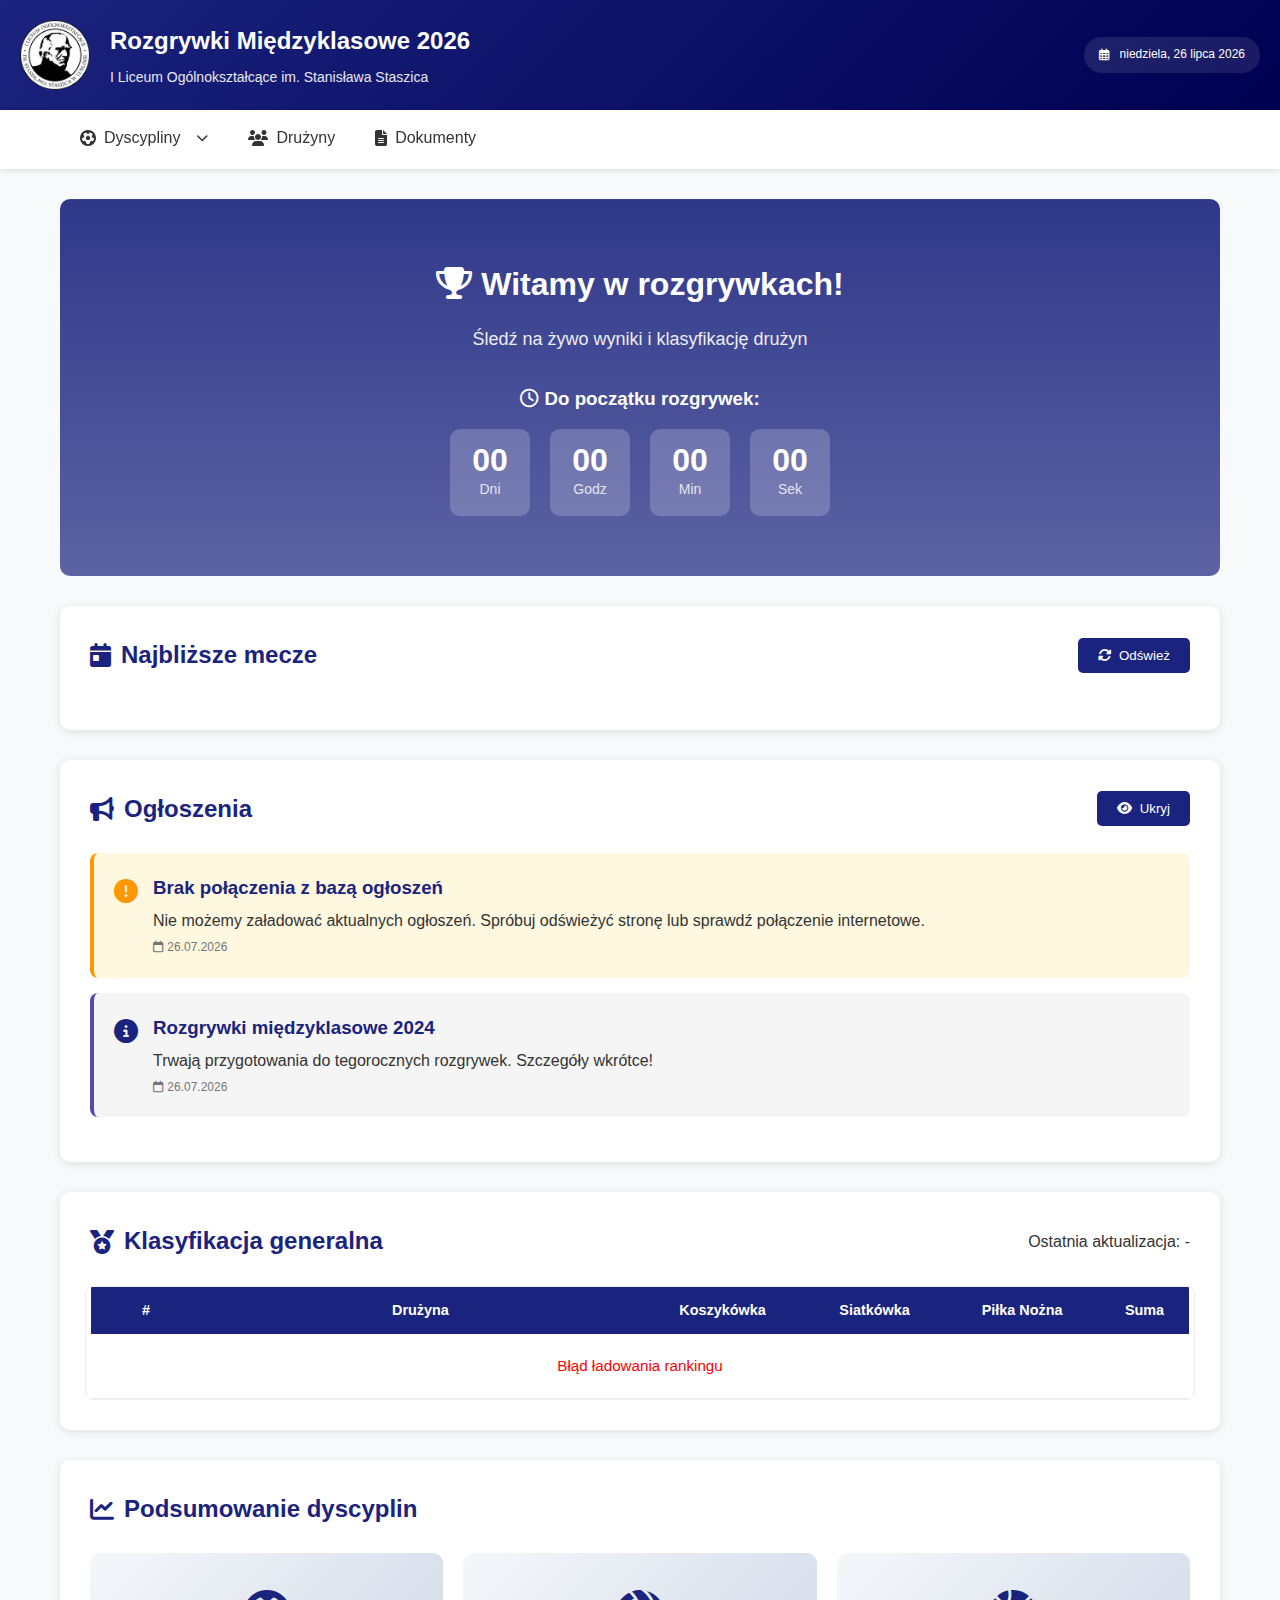
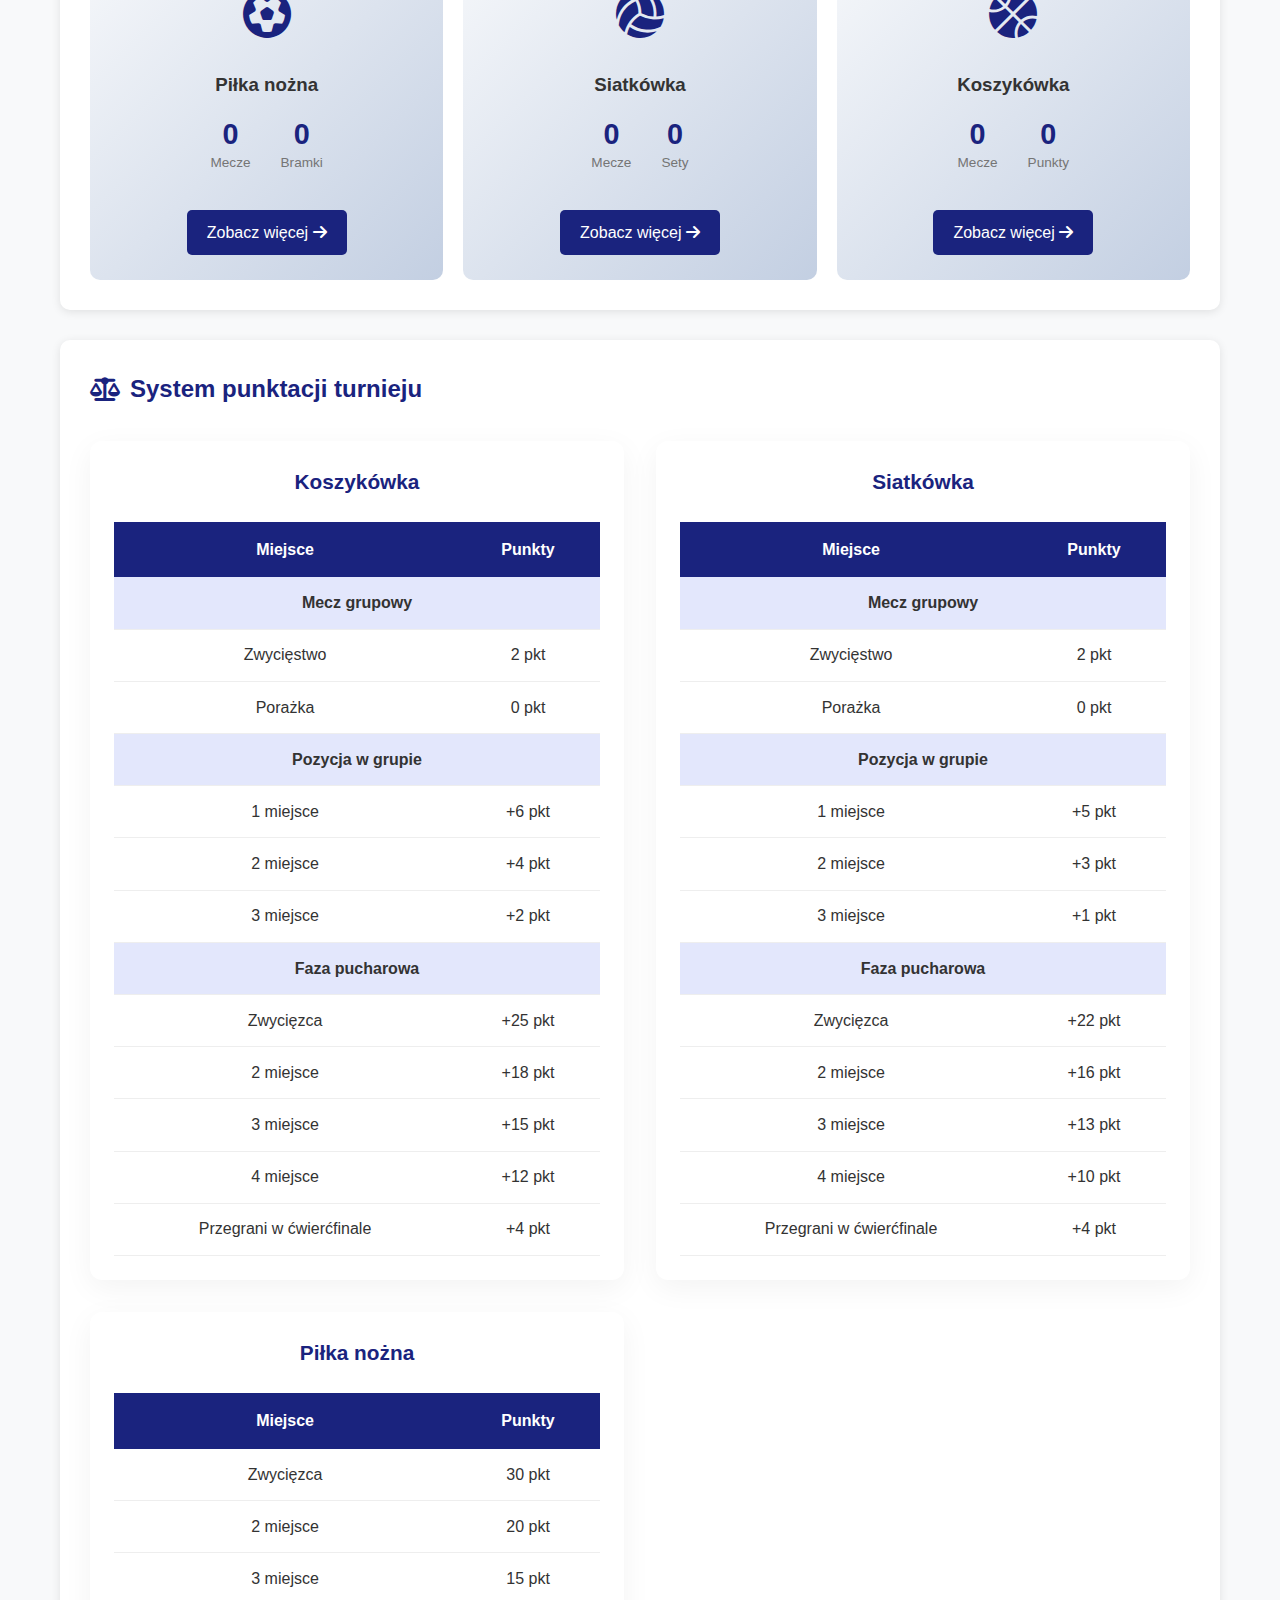
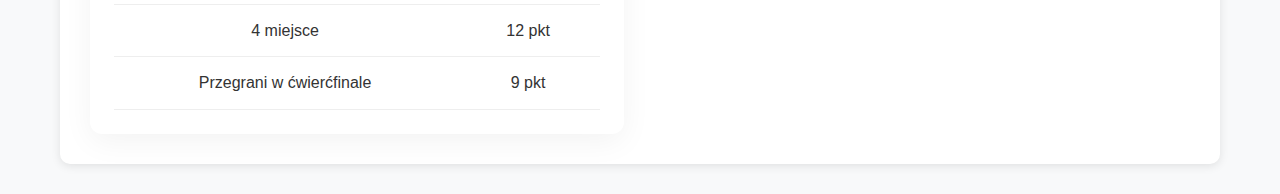
<file: index.html>
<!DOCTYPE html>
<html lang="pl">
<head>
    <meta charset="UTF-8">
    <meta name="viewport" content="width=device-width, initial-scale=1.0">
    <title>Rozgrywki Międzyklasowe</title>
    <link rel="icon" type="png" href="logo_szkoly.png">
    <link rel="stylesheet" href="css/style.css">
    <link rel="stylesheet" href="https://cdnjs.cloudflare.com/ajax/libs/font-awesome/6.4.0/css/all.min.css">
</head>
<body>
    <!-- HEADER -->
    <header>
        <div class="school-header">
            <div class="logo-container">
                <a href="index.html" class="logo-link">
                    <div class="logo-placeholder">
                        <img src="logo_szkoly.png" alt="Logo szkoły" class="school-logo">
                    </div>
                </a>
                <a href="index.html" class="title-link">
                    <div class="title-container">
                        <h1 id="pageTitle">Rozgrywki Międzyklasowe 2026</h1>
                        <p class="school-name" id="schoolName"> I Liceum Ogólnokształcące im. Stanisława Staszica</p>
                    </div>
                </a>
            </div>
            <div class="current-date">
                <i class="far fa-calendar-alt"></i>
                <span id="currentDate"></span>
            </div>
        </div>
        
        <!-- NAVIGACJA -->
        <nav class="main-nav">
            <ul class="nav-list">
                <!-- DROPDOWN DYSCYPLINY -->
                <li class="dropdown">
                    <a href="#">
                        <i class="fas fa-futbol"></i> Dyscypliny <i class="fas fa-chevron-down"></i>
                    </a>
                    <div class="dropdown-content">
                        <a href="koszykowka.html"><i class="fas fa-basketball-ball"></i> Koszykówka</a>
                        <a href="siatkowka.html"><i class="fas fa-volleyball-ball"></i> Siatkówka</a>
                        <a href="pilka-nozna.html"><i class="fas fa-futbol"></i> Piłka nożna</a>
                    </div>
                </li>
                
                <li><a href="druzyny.html"><i class="fas fa-users"></i> Drużyny</a></li>
                <li><a href="dokumenty.html"><i class="fas fa-file-alt"></i> Dokumenty</a></li>
            </ul>
        </nav>
    </header>

    <!-- GŁÓWNA ZAWARTOŚĆ -->
    <main class="container">
        <!-- BANER -->
        <section class="hero">
            <div class="hero-content">
                <h2 id="heroTitle"><i class="fas fa-trophy"></i> Witamy w rozgrywkach!</h2>
                <p id="heroSubtitle">Śledź na żywo wyniki i klasyfikację drużyn</p>
                
                <div class="countdown-container">
                    <h3><i class="far fa-clock"></i> Do początku rozgrywek:</h3>
                    <div class="countdown">
                        <div class="countdown-item">
                            <span id="days">00</span>
                            <small>Dni</small>
                        </div>
                        <div class="countdown-item">
                            <span id="hours">00</span>
                            <small>Godz</small>
                        </div>
                        <div class="countdown-item">
                            <span id="minutes">00</span>
                            <small>Min</small>
                        </div>
                        <div class="countdown-item">
                            <span id="seconds">00</span>
                            <small>Sek</small>
                        </div>
                    </div>
                </div>
            </div>
        </section>

        <!-- NAJBLIŻSZE MECZE -->
        <section class="section">
            <div class="section-header">
                <h2><i class="fas fa-calendar-day"></i> Najbliższe mecze</h2>
                <button onclick="loadMatches()" class="btn-refresh">
                    <i class="fas fa-sync-alt"></i> Odśwież
                </button>
            </div>
            
            <div class="matches-grid" id="matchesContainer">
                <!-- Mecze wczytają się tutaj -->
            </div>
            
            <div id="noMatchesMessage" class="empty-state" style="display: none;">
                <i class="far fa-calendar-times"></i>
                <p>Brak nadchodzących meczów</p>
            </div>
        </section>
        <!-- OGŁOSZENIA -->
        <section class="section announcements">
            <div class="section-header">
                <h2><i class="fas fa-bullhorn"></i> Ogłoszenia</h2>
                <button onclick="toggleAnnouncements()" class="btn-refresh">
                    <i class="fas fa-eye"></i> <span id="toggleAnnouncementsText">Ukryj</span>
                </button>
            </div>
            
            <div class="announcements-list" id="announcementsList">
                <!-- Ogłoszenia wczytają się tutaj -->
            </div>
            
            <div id="noAnnouncementsMessage" class="empty-state" style="display: none;">
                <i class="far fa-bell-slash"></i>
                <p>Brak ogłoszeń</p>
            </div>
        </section>
        <!-- KLASYFIKACJA GENERALNA -->
        <section class="section">
            <div class="section-header">
                <h2><i class="fas fa-medal"></i> Klasyfikacja generalna</h2>
                <div class="last-update">
                    Ostatnia aktualizacja: <span id="lastUpdateTime">-</span>
                </div>
            </div>
            
            <div class="table-container">
                <table class="sports-table">
                    <thead>
                        <tr>
                            <th>#</th>
        <th>Drużyna</th>
        <th><span class="full-text">Koszykówka</span><span class="short-text">KOSZ</span></th>
        <th><span class="full-text">Siatkówka</span><span class="short-text">SIATA</span></th>
        <th><span class="full-text">Piłka Nożna</span><span class="short-text">PN</span></th>
        <th><span class="full-text">Suma</span><span class="short-text">Σ</span></th>
                        </tr>
                    </thead>
                    <tbody id="standingsTable">
                        <!-- Ranking wczyta się tutaj -->
                    </tbody>
                </table>
            </div>
            
            <div id="noStandingsMessage" class="empty-state" style="display: none;">
                <i class="far fa-frown"></i>
                <p>Brak danych klasyfikacji</p>
            </div>
        </section>
        <!-- PODSUMOWANIE DYSCYPLIN -->
        <section class="section">
            <div class="section-header">
                <h2><i class="fas fa-chart-line"></i> Podsumowanie dyscyplin</h2>
                <div class="sports-stats-header" id="sportsStatsHeader">
                    <!-- Statystyki główne -->
                </div>
            </div>
            
            <div class="sports-grid">
                <!-- Piłka nożna -->
                <div class="sport-card" id="footballCard">
                    <div class="sport-icon">
                        <i class="fas fa-futbol"></i>
                    </div>
                    <h3>Piłka nożna</h3>
                    <div class="sport-stats">
                        <div class="stat">
                            <span class="stat-value" id="footballMatches">0</span>
                            <span class="stat-label">Mecze</span>
                        </div>
                        <div class="stat">
                            <span class="stat-value" id="footballGoals">0</span>
                            <span class="stat-label">Bramki</span>
                        </div>
                    </div>
                    <a href="pilka-nozna.html" class="btn-sport">
                        Zobacz więcej <i class="fas fa-arrow-right"></i>
                    </a>
                </div>
                
                <!-- Siatkówka -->
                <div class="sport-card" id="volleyballCard">
                    <div class="sport-icon">
                        <i class="fas fa-volleyball-ball"></i>
                    </div>
                    <h3>Siatkówka</h3>
                    <div class="sport-stats">
                        <div class="stat">
                            <span class="stat-value" id="volleyballMatches">0</span>
                            <span class="stat-label">Mecze</span>
                        </div>
                        <div class="stat">
                            <span class="stat-value" id="volleyballSets">0</span>
                            <span class="stat-label">Sety</span>
                        </div>
                    </div>
                    <a href="siatkowka.html" class="btn-sport">
                        Zobacz więcej <i class="fas fa-arrow-right"></i>
                    </a>
                </div>
                
                <!-- Koszykówka -->
                <div class="sport-card" id="basketballCard">
                    <div class="sport-icon">
                        <i class="fas fa-basketball-ball"></i>
                    </div>
                    <h3>Koszykówka</h3>
                    <div class="sport-stats">
                        <div class="stat">
                            <span class="stat-value" id="basketballMatches">0</span>
                            <span class="stat-label">Mecze</span>
                        </div>
                        <div class="stat">
                            <span class="stat-value" id="basketballPoints">0</span>
                            <span class="stat-label">Punkty</span>
                        </div>
                    </div>
                    <a href="koszykowka.html" class="btn-sport">
                        Zobacz więcej <i class="fas fa-arrow-right"></i>
                    </a>
                </div>
            </div>
        </section>

        <!-- PUNKTACJA -->
        <section class="ranking section">
            <div class="section-header">
                <h2><i class="fas fa-balance-scale"></i> System punktacji turnieju</h2>
            </div>
            <div class="ranking-container">
            <div class="ranking-grid">
                <div class="ranking-card">
                    <h3 class="ranking-title">Koszykówka</h3>
                    <div class="table-responsive">
                    <table class="ranking-table">
                        <thead>
                            <tr>
                                <th>Miejsce</th>
                                <th>Punkty</th>
                            </tr>
                        </thead>
                        <tbody>
                            <tr>
                                <td colspan="2" class="merged-row" style="text-align: center;">Mecz grupowy</td>
                            </tr>
                            <tr>
                                <td>Zwycięstwo</td>
                                <td style="white-space: nowrap;">2 pkt</td>
                            </tr>
                            <tr>
                                <td>Porażka</td>
                                <td style="white-space: nowrap;">0 pkt</td>
                            </tr>
                            <tr>
                                <td colspan="2" class="merged-row" style="text-align: center;">Pozycja w grupie</td>
                            </tr>
                            <tr>
                                <td>1 miejsce</td>
                                <td style="white-space: nowrap;">+6 pkt</td>
                            </tr>
                            <tr>
                                <td>2 miejsce</td>
                                <td style="white-space: nowrap;">+4 pkt</td>
                            </tr>
                            <tr>
                                <td>3 miejsce</td>
                                <td style="white-space: nowrap;">+2 pkt</td>
                            </tr>
                            <tr>
                                <td colspan="2" class="merged-row" style="text-align: center;">Faza pucharowa</td>
                            </tr>
                            <tr>
                                <td>Zwycięzca</td>
                                <td style="white-space: nowrap;">+25 pkt</td>
                            </tr>
                            <tr>
                                <td>2 miejsce</td>
                                <td style="white-space: nowrap;">+18 pkt</td>
                            </tr>
                            <tr>
                                <td>3 miejsce</td>
                                <td style="white-space: nowrap;">+15 pkt</td>
                            </tr>
                            <tr>
                                <td>4 miejsce</td>
                                <td style="white-space: nowrap;">+12 pkt</td>
                            </tr>
                            <tr>
                                <td>Przegrani w ćwierćfinale</td>
                                <td style="white-space: nowrap;">+4 pkt</td>
                            </tr>
                        </tbody>
                    </table>
                    </div>
                </div>
                <div class="ranking-card">
                    <h3 class="ranking-title">Siatkówka</h3>
                    <div class="table-responsive">
                    <table class="ranking-table">
                        <thead>
                            <tr>
                                <th>Miejsce</th>
                                <th>Punkty</th>
                            </tr>
                        </thead>
                        <tbody>
                            <tr>
                                <td colspan="2" class="merged-row" style="text-align: center;">Mecz grupowy</td>
                            </tr>
                            <tr>
                                <td>Zwycięstwo</td>
                                <td style="white-space: nowrap;">2 pkt</td>
                            </tr>
                            <tr>
                                <td>Porażka</td>
                                <td style="white-space: nowrap;">0 pkt</td>
                            </tr>
                            <tr>
                                <td colspan="2" class="merged-row" style="text-align: center;">Pozycja w grupie</td>
                            </tr>
                            <tr>
                                <td>1 miejsce</td>
                                <td style="white-space: nowrap;">+5 pkt</td>
                            </tr>
                            <tr>
                                <td>2 miejsce</td>
                                <td style="white-space: nowrap;">+3 pkt</td>
                            </tr>
                            <tr>
                                <td>3 miejsce</td>
                                <td style="white-space: nowrap;">+1 pkt</td>
                            </tr>
                            <tr>
                                <td colspan="2" class="merged-row" style="text-align: center;">Faza pucharowa</td>
                            </tr>
                            <tr>
                                <td>Zwycięzca</td>
                                <td style="white-space: nowrap;">+22 pkt</td>
                            </tr>
                            <tr>
                                <td>2 miejsce</td>
                                <td style="white-space: nowrap;">+16 pkt</td>
                            </tr>
                            <tr>
                                <td>3 miejsce</td>
                                <td style="white-space: nowrap;">+13 pkt</td>
                            </tr>
                            <tr>
                                <td>4 miejsce</td>
                                <td style="white-space: nowrap;">+10 pkt</td>
                            </tr>
                            <tr>
                                <td>Przegrani w ćwierćfinale</td>
                                <td style="white-space: nowrap;">+4 pkt</td>
                            </tr>
                        </tbody>
                    </table>
                    </div>
                </div>
                <div class="ranking-card">
                    <h3 class="ranking-title">Piłka nożna</h3>
                    <div class="table-responsive">
                    <table class="ranking-table">
                        <thead>
                            <tr>
                                <th>Miejsce</th>
                                <th>Punkty</th>
                            </tr>
                        </thead>
                        <tbody>
                            <tr>
                                <td>Zwycięzca</td>
                                <td style="white-space: nowrap;">30 pkt</td>
                            </tr>
                            <tr>
                                <td>2 miejsce</td>
                                <td style="white-space: nowrap;">20 pkt</td>
                            </tr>
                            <tr>
                                <td>3 miejsce</td>
                                <td style="white-space: nowrap;">15 pkt</td>
                            </tr>
                            <tr>
                                <td>4 miejsce</td>
                                <td style="white-space: nowrap;">12 pkt</td>
                            </tr>
                            <tr>
                                <td>Przegrani w ćwierćfinale</td>
                                <td style="white-space: nowrap;">9 pkt</td>
                            </tr>
                        </tbody>
                    </table>
                    </div>
                </div>
            </div>
            </div>
        </section>
        
    </main>

    <script>
        // POPRAWIONY KOD DROPDOWN
    document.addEventListener('DOMContentLoaded', function() {
        const dropdowns = document.querySelectorAll('.dropdown');
        
        dropdowns.forEach(dropdown => {
            const toggle = dropdown.querySelector('a');
            
            toggle.addEventListener('click', function(e) {
                e.preventDefault();
                e.stopPropagation();
                
                const isOpen = dropdown.classList.contains('open');
                
                // Zamknij wszystkie inne dropdowny
                dropdowns.forEach(otherDropdown => {
                    if (otherDropdown !== dropdown) {
                        otherDropdown.classList.remove('open');
                    }
                });
                
                // Otwórz/zamknij aktualny dropdown
                if (!isOpen) {
                    dropdown.classList.add('open');
                    adjustDropdownPosition(dropdown);
                } else {
                    dropdown.classList.remove('open');
                }
            });
        });
        
        // Zamknij po kliknięciu gdzie indziej
        document.addEventListener('click', function(e) {
            if (!e.target.closest('.dropdown')) {
                dropdowns.forEach(dropdown => {
                    dropdown.classList.remove('open');
                });
            }
        });
        
        // Zamknij po ESC
        document.addEventListener('keydown', function(e) {
            if (e.key === 'Escape') {
                dropdowns.forEach(dropdown => {
                    dropdown.classList.remove('open');
                });
            }
        });
        
        // Zamknij po kliknięciu w link
        document.querySelectorAll('.dropdown-content a').forEach(link => {
            link.addEventListener('click', function() {
                dropdowns.forEach(dropdown => {
                    dropdown.classList.remove('open');
                });
            });
        });
        
        // FUNKCJA DOSTOSOWUJĄCA POZYCJĘ DROPDOWNU
        function adjustDropdownPosition(dropdown) {
            setTimeout(() => {
                const content = dropdown.querySelector('.dropdown-content');
                const toggle = dropdown.querySelector('a');
                
                if (!content || !toggle) return;
                
                // Resetujemy klasę
                content.classList.remove('out-of-view');
                
                // Sprawdzamy czy dropdown wyjdzie poza ekran (tylko na mobile)
                if (window.innerWidth <= 768) {
                    const toggleRect = toggle.getBoundingClientRect();
                    const contentWidth = content.offsetWidth;
                    const viewportWidth = window.innerWidth;
                    
                    // Jeśli dropdown wyjdzie poza prawy brzeg ekranu
                    if (toggleRect.left + contentWidth > viewportWidth - 20) {
                        content.classList.add('out-of-view');
                    }
                }
            }, 10);
        }
        
        // Zamknij dropdowny przy zmianie rozmiaru okna
        window.addEventListener('resize', function() {
            dropdowns.forEach(dropdown => {
                dropdown.classList.remove('open');
            });
        });
        
        // ... reszta twojego JavaScript ...
            
            // ===================== RESZTA KODU JAVASCRIPT =====================
            const SPREADSHEET_ID = '1qLCQ-6uTyusQRsY23d0tvtEx2XcYmR4MLuwGVriow58';
            
            // DODANE: Funkcja do pobierania ustawień banera z arkusza "Baner_Ustawienia"
            async function loadBannerSettings() {
                try {
                    const SHEET_NAME = 'Baner_Ustawienia'; // Nazwa nowego arkusza
                    const RANGE = 'A2:C5'; // Zakładamy kolumny: A - Klucz, B - Wartość, C - Opis (opcjonalnie)
                    
                    const url = `https://docs.google.com/spreadsheets/d/${SPREADSHEET_ID}/gviz/tq?tqx=out:json&sheet=${SHEET_NAME}&range=${RANGE}`;
                    
                    const response = await fetch(url);
                    const text = await response.text();
                    
                    const jsonText = text.match(/google\.visualization\.Query\.setResponse\((.*)\);/);
                    
                    if (!jsonText) {
                        throw new Error('Nieprawidłowa odpowiedź z Google Sheets');
                    }
                    
                    const data = JSON.parse(jsonText[1]);
                    
                    // Przetwórz dane ustawień banera
                    const settings = {};
                    if (data.table && data.table.rows) {
                        data.table.rows.forEach(row => {
                            const cells = row.c;
                            if (cells && cells.length >= 2) {
                                const key = cells[0]?.v || '';
                                const value = cells[1]?.v || '';
                                if (key && value) {
                                    settings[key] = value;
                                }
                            }
                        });
                    }
                    
                    console.log('✅ Ustawienia banera załadowane:', settings);
                    return settings;
                    
                } catch (error) {
                    console.error('❌ Błąd ładowania ustawień banera:', error);
                    return null;
                }
            }

            async function loadGoogleSheetsData() {
                try {
                    const SHEET_NAME = 'Main_Ranking';
                    const RANGE = 'A3:F19';
                    
                    const url = `https://docs.google.com/spreadsheets/d/${SPREADSHEET_ID}/gviz/tq?tqx=out:json&sheet=${SHEET_NAME}&range=${RANGE}`;
                    
                    const response = await fetch(url);
                    const text = await response.text();
                    
                    const jsonText = text.match(/google\.visualization\.Query\.setResponse\((.*)\);/)[1];
                    const data = JSON.parse(jsonText);
                    
                    displayInTable(data.table.rows);
                    updateRankingTimestamp();
                    
                    console.log('✅ Ranking załadowany');
                    
                } catch (error) {
                    console.error('❌ Błąd rankingu:', error);
                    document.getElementById('standingsTable').innerHTML = `
                        <tr><td colspan="6" style="color: red; padding: 20px; text-align: center;">
                            Błąd ładowania rankingu
                        </td></tr>
                    `;
                }
            }

            function displayInTable(rows) {
                const tbody = document.getElementById('standingsTable');
                let html = '';
                
                const sortedRows = [...rows].sort((a, b) => {
                    const aSum = parseFloat(a.c[5]?.v) || 0;
                    const bSum = parseFloat(b.c[5]?.v) || 0;
                    return bSum - aSum;
                });
                // DODAJ TEN FRAGMENT KODU na końcu funkcji displayInTable (przed tbody.innerHTML = html;)
// Znajdź mistrza (najwięcej punktów > 0)
let champion = null;
let maxPoints = 0;

sortedRows.forEach(row => {
    const cells = row.c;
    const totalPoints = parseFloat(cells[5]?.v) || 0;
    const teamName = cells[1]?.v || '';
    
    // Warunek: musi mieć > 0 punktów
    if (totalPoints > 0 && totalPoints > maxPoints) {
        maxPoints = totalPoints;
        champion = teamName;
    }
});

// Zapisz mistrza w localStorage
if (champion) {
    localStorage.setItem('currentChampion', champion);
    localStorage.setItem('championLastUpdate', new Date().toISOString());
    console.log(`🏆 Mistrz zapisany w localStorage: ${champion}`);
}
                sortedRows.forEach((row, index) => {
                    const cells = row.c;
                    
                    html += '<tr>';
                    html += `<td style="text-align: center; font-weight: bold;">${index + 1}</td>`;
                    
                    const className = cells[0]?.v || '';
                    const teamName = cells[1]?.v || '';
                    
                    // Oznacz mistrza specjalną klasą
        const isChampion = champion && teamName === champion;
                        
                    html += `
                        <td class="${isChampion ? 'champion-row' : ''}">
                            <div class="team-name-compact">${teamName}</div>
                            <div class="team-class-compact">${className}</div>
                        </td>
                    `;
                    
                    html += `<td style="text-align: center; font-weight: bold;">${cells[2]?.v || '0'}</td>`;
                    html += `<td style="text-align: center; font-weight: bold;">${cells[3]?.v || '0'}</td>`;
                    html += `<td style="text-align: center; font-weight: bold;">${cells[4]?.v || '0'}</td>`;
                    
                    const sum = cells[5]?.v || '0';
                    html += `<td style="text-align: center; font-weight: bold; color: var(--secondary-color); font-size: 1.1em;">
                                ${sum}
                            </td>`;
                    
                    html += '</tr>';
                });
                
                tbody.innerHTML = html;
            }
            function findChampion(rows) {
                 // Sortuj drużyny według sumy punktów (malejąco)
                const sortedRows = [...rows].sort((a, b) => {
                const aSum = parseFloat(a.c[5]?.v) || 0;
                const bSum = parseFloat(b.c[5]?.v) || 0;
                return bSum - aSum;
            });
    
    // Znajdź pierwszą drużynę z sumą > 0
    let champion = null;
    for (let row of sortedRows) {
        const sum = parseFloat(row.c[5]?.v) || 0;
        const teamName = row.c[1]?.v || '';
        
        // WARUNEK: suma > 0
        if (sum > 0 && teamName) {
            champion = teamName;
            break;
        }
    }
    
    return champion;
}
// Dodaj funkcję do zapisywania mistrza w localStorage
function saveChampionToStorage(champion) {
    if (champion) {
        localStorage.setItem('currentChampion', champion);
        localStorage.setItem('championLastUpdate', new Date().toISOString());
    }
}
            function updateRankingTimestamp() {
                const now = new Date();
                const timeString = now.toLocaleTimeString('pl-PL', { 
                    hour: '2-digit', 
                    minute: '2-digit' 
                });
                
                const dateString = now.toLocaleDateString('pl-PL', {
                    day: '2-digit',
                    month: '2-digit'
                });
                
                const timeElement = document.getElementById('lastUpdateTime');
                if (timeElement) {
                    timeElement.textContent = `${timeString} (${dateString})`;
                }
            }

            function updateCurrentDate() {
                const now = new Date();
                const options = {
                    weekday: 'long',
                    year: 'numeric',
                    month: 'long',
                    day: 'numeric'
                };
                
                const dateString = now.toLocaleDateString('pl-PL', options);
                const dateElement = document.getElementById('currentDate');
                
                if (dateElement) {
                    dateElement.textContent = dateString;
                }
            }

            let countdownInterval = null;

            // ZMIENIONA: Funkcja startCountdown przyjmuje teraz datę z ustawień
            function startCountdown(countdownDate) {
                const eventDate = new Date(countdownDate).getTime();
                
                if (countdownInterval) {
                    clearInterval(countdownInterval);
                }
                
                countdownInterval = setInterval(() => {
                    const now = new Date().getTime();
                    const distance = eventDate - now;
                    
                    if (distance < 0) {
                        document.getElementById('days').textContent = '00';
                        document.getElementById('hours').textContent = '00';
                        document.getElementById('minutes').textContent = '00';
                        document.getElementById('seconds').textContent = '00';
                        
                        // DODANE: Można zmienić tekst po zakończeniu odliczania
                        const heroTitle = document.getElementById('heroTitle');
                        const heroSubtitle = document.getElementById('heroSubtitle');
                    
                        
                        clearInterval(countdownInterval);
                        return;
                    }
                    
                    const days = Math.floor(distance / (1000 * 60 * 60 * 24));
                    const hours = Math.floor((distance % (1000 * 60 * 60 * 24)) / (1000 * 60 * 60));
                    const minutes = Math.floor((distance % (1000 * 60 * 60)) / (1000 * 60));
                    const seconds = Math.floor((distance % (1000 * 60)) / 1000);
                    
                    document.getElementById('days').textContent = days.toString().padStart(2, '0');
                    document.getElementById('hours').textContent = hours.toString().padStart(2, '0');
                    document.getElementById('minutes').textContent = minutes.toString().padStart(2, '0');
                    document.getElementById('seconds').textContent = seconds.toString().padStart(2, '0');
                }, 1000);
            }

            // DODANE: Funkcja do aktualizacji banera na podstawie ustawień
            function updateBannerWithSettings(settings) {
                if (!settings) return;
                
                console.log('🔄 Aktualizacja banera z ustawień:', settings);
                
                // Aktualizuj tytuł banera
                if (settings.heroTitle && settings.heroTitle.trim() !== '') {
                    const heroTitle = document.getElementById('heroTitle');
                    if (heroTitle) {
                        // Sprawdź czy ma ikonę w obecnym tytule
                        const hasIcon = heroTitle.innerHTML.includes('<i class=');
                        if (hasIcon) {
                            heroTitle.innerHTML = `<i class="fas fa-trophy"></i> ${settings.heroTitle}`;
                        } else {
                            heroTitle.textContent = settings.heroTitle;
                        }
                    }
                }
                
                // Aktualizuj podtytuł banera
                if (settings.heroSubtitle && settings.heroSubtitle.trim() !== '') {
                    const heroSubtitle = document.getElementById('heroSubtitle');
                    if (heroSubtitle) {
                        heroSubtitle.textContent = settings.heroSubtitle;
                    }
                }
                
                // Aktualizuj tekst nad odliczaniem
                if (settings.countdownText && settings.countdownText.trim() !== '') {
                    const countdownHeader = document.querySelector('.countdown-container h3');
                    if (countdownHeader) {
                        countdownHeader.innerHTML = `<i class="far fa-clock"></i> ${settings.countdownText}`;
                    }
                }
                
                // Aktualizuj datę końca odliczania
                if (settings.countdownDate && settings.countdownDate.trim() !== '') {
                    startCountdown(settings.countdownDate);
                    
                    // Zapisz datę w localStorage dla bezpieczeństwa
                    localStorage.setItem('countdownDate', settings.countdownDate);
                    localStorage.setItem('countdownSettings', JSON.stringify(settings));
                }
            }

            // DODANE: Funkcja do ładowania ustawień z localStorage (fallback)
            function loadBannerSettingsFromStorage() {
                try {
                    const savedSettings = localStorage.getItem('countdownSettings');
                    if (savedSettings) {
                        const settings = JSON.parse(savedSettings);
                        console.log('📂 Ładowanie ustawień banera z localStorage:', settings);
                        return settings;
                    }
                } catch (error) {
                    console.error('Błąd ładowania ustawień z localStorage:', error);
                }
                return null;
            }

            async function initializeAll() {
                console.log('🚀 Inicjalizacja strony...');
                
                updateCurrentDate();
                
                // Najpierw spróbuj załadować ustawienia z arkusza
                const bannerSettings = await loadBannerSettings();
                
                if (bannerSettings) {
                    // Użyj ustawień z arkusza
                    updateBannerWithSettings(bannerSettings);
                } else {
                    // Jeśli nie udało się z arkusza, spróbuj z localStorage
                    const savedSettings = loadBannerSettingsFromStorage();
                    if (savedSettings) {
                        updateBannerWithSettings(savedSettings);
                    } else {
                        // Jeśli brak ustawień, użyj domyślnych
                        console.log('⚠️ Używam domyślnych ustawień banera');
                        startCountdown('2026-01-19T23:59:59');
                    }
                }
                
                loadGoogleSheetsData();
                loadAnnouncements();
                
                // Odświeżaj ranking co 30 sekund
                setInterval(loadGoogleSheetsData, 30000);
                // Aktualizuj datę co minutę
                setInterval(updateCurrentDate, 60000);
                
                console.log('✅ Strona zainicjalizowana');
            }

            // Inicjalizacja strony
            initializeAll();

            window.refreshRanking = function() {
                console.log('🔄 Ręczne odświeżanie rankingu...');
                loadGoogleSheetsData();
                
                const refreshBtn = event?.target || document.querySelector('.btn-refresh');
                if (refreshBtn) {
                    refreshBtn.innerHTML = '<i class="fas fa-spinner fa-spin"></i>';
                    setTimeout(() => {
                        refreshBtn.innerHTML = '<i class="fas fa-sync-alt"></i> Odśwież';
                    }, 1000);
                }
            };

            // DODANE: Funkcja do ręcznego odświeżania ustawień banera
            window.refreshBanner = async function() {
                console.log('🔄 Odświeżanie ustawień banera...');
                const bannerSettings = await loadBannerSettings();
                if (bannerSettings) {
                    updateBannerWithSettings(bannerSettings);
                    
                    const refreshBtn = event?.target;
                    if (refreshBtn) {
                        refreshBtn.innerHTML = '<i class="fas fa-check"></i> Odświeżono';
                        setTimeout(() => {
                            refreshBtn.innerHTML = '<i class="fas fa-sync-alt"></i> Odśwież baner';
                        }, 2000);
                    }
                } else {
                    alert('Nie udało się odświeżyć ustawień banera');
                }
            };
        });
        // ===================== FUNKCJE DO OGROSZEŃ =====================

async function loadAnnouncements() {
    console.log('📢 Ładowanie ogłoszeń...');
    
    try {
        // Użyj tego samego ID arkusza co w rankingu
        const SPREADSHEET_ID = '1qLCQ-6uTyusQRsY23d0tvtEx2XcYmR4MLuwGVriow58';
        const SHEET_NAME = 'Ogłoszenia'; // Taka sama nazwa jak w Google Sheets!
        const RANGE = 'A2:D20'; // Od wiersza 2 (bez nagłówków) do wiersza 20
        
        const url = `https://docs.google.com/spreadsheets/d/${SPREADSHEET_ID}/gviz/tq?tqx=out:json&sheet=${SHEET_NAME}&range=${RANGE}`;
        
        const response = await fetch(url);
        const text = await response.text();
        
        // Google zwraca tekst, który musimy sparsować
        const jsonText = text.match(/google\.visualization\.Query\.setResponse\((.*)\);/);
        
        if (!jsonText) {
            throw new Error('Nieprawidłowa odpowiedź z Google Sheets');
        }
        
        const data = JSON.parse(jsonText[1]);
        console.log('✅ Dane ogłoszeń:', data);
        
        displayAnnouncements(data.table.rows);
        
    } catch (error) {
        console.error('❌ Błąd ładowania ogłoszeń:', error);
        
        // Jeśli błąd, pokaż przykładowe ogłoszenia
        showFallbackAnnouncements();
    }
}

function displayAnnouncements(rows) {
    const container = document.getElementById('announcementsList');
    const noAnnouncementsMsg = document.getElementById('noAnnouncementsMessage');
    
    // Sprawdź czy są dane
    if (!rows || rows.length === 0) {
        container.innerHTML = '';
        noAnnouncementsMsg.style.display = 'block';
        return;
    }
    
    // Ukryj komunikat "brak ogłoszeń"
    noAnnouncementsMsg.style.display = 'none';
    
    let html = '';
    let hasValidAnnouncements = false;
    
    // Przejdź przez wszystkie wiersze
    rows.forEach((row, index) => {
        const cells = row.c;
        
        // Sprawdź czy wiersz ma dane
        if (!cells || cells.length < 3) return;
        
        const date = cells[0]?.v || 'Brak daty';
        const title = cells[1]?.v || 'Brak tytułu';
        const content = cells[2]?.v || '';
        const isImportant = cells[3]?.v === true;
        
        // Jeśli nie ma tytułu, pomiń
        if (title === 'Brak tytułu') return;
        
        hasValidAnnouncements = true;
        
        html += `
            <div class="announcement ${isImportant ? 'important' : ''}">
                <div class="announcement-icon">
                    <i class="fas ${isImportant ? 'fa-exclamation-circle' : 'fa-info-circle'}"></i>
                </div>
                <div class="announcement-content">
                    <h3>${title}</h3>
                    <p>${content}</p>
                    <div class="announcement-date">
                        <i class="far fa-calendar"></i> ${date}
                    </div>
                </div>
            </div>
        `;
    });
    
    // Jeśli nie ma żadnych ogłoszeń, pokaż komunikat
    if (!hasValidAnnouncements) {
        container.innerHTML = '';
        noAnnouncementsMsg.style.display = 'block';
        return;
    }
    
    container.innerHTML = html;
}

function showFallbackAnnouncements() {
    const container = document.getElementById('announcementsList');
    const noAnnouncementsMsg = document.getElementById('noAnnouncementsMessage');
    
    noAnnouncementsMsg.style.display = 'none';
    
    const fallbackAnnouncements = [
        {
            title: "Brak połączenia z bazą ogłoszeń",
            content: "Nie możemy załadować aktualnych ogłoszeń. Spróbuj odświeżyć stronę lub sprawdź połączenie internetowe.",
            date: new Date().toLocaleDateString('pl-PL'),
            important: true
        },
        {
            title: "Rozgrywki międzyklasowe 2024",
            content: "Trwają przygotowania do tegorocznych rozgrywek. Szczegóły wkrótce!",
            date: new Date().toLocaleDateString('pl-PL'),
            important: false
        }
    ];
    
    let html = '';
    fallbackAnnouncements.forEach(announcement => {
        html += `
            <div class="announcement ${announcement.important ? 'important' : ''}">
                <div class="announcement-icon">
                    <i class="fas ${announcement.important ? 'fa-exclamation-circle' : 'fa-info-circle'}"></i>
                </div>
                <div class="announcement-content">
                    <h3>${announcement.title}</h3>
                    <p>${announcement.content}</p>
                    <div class="announcement-date">
                        <i class="far fa-calendar"></i> ${announcement.date}
                    </div>
                </div>
            </div>
        `;
    });
    
    container.innerHTML = html;
}

// Funkcja do przełączania widoczności ogłoszeń (już masz, ale sprawdź czy działa)
function toggleAnnouncements() {
    const list = document.getElementById('announcementsList');
    const toggleBtn = document.getElementById('toggleAnnouncementsText');
    
    if (list.style.display === 'none') {
        list.style.display = 'block';
        toggleBtn.textContent = 'Ukryj';
    } else {
        list.style.display = 'none';
        toggleBtn.textContent = 'Pokaż';
    }
}
    </script>
</body>
</html>
</file>
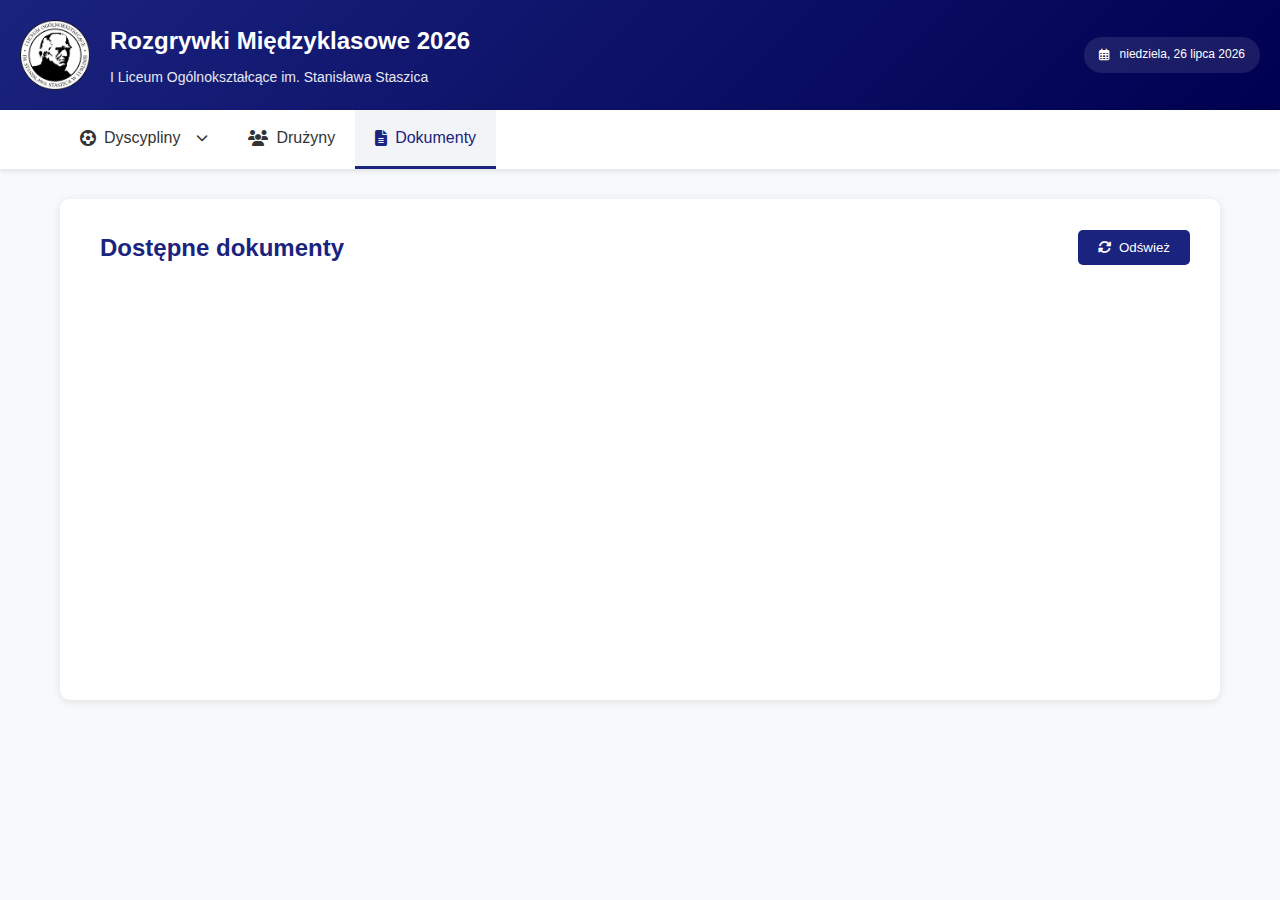
<file: dokumenty.html>
<!DOCTYPE html>
<html lang="pl">
<head>
    <meta charset="UTF-8">
    <meta name="viewport" content="width=device-width, initial-scale=1.0">
    <title>Dokumenty - Rozgrywki Międzyklasowe</title>
    <link rel="icon" type="png" href="logo_szkoly.png">
    <link rel="stylesheet" href="css/style.css">
    <link rel="stylesheet" href="https://cdnjs.cloudflare.com/ajax/libs/font-awesome/6.4.0/css/all.min.css">
</head>
<body>
    <!-- HEADER -->
    <header>
        <div class="school-header">
            <div class="logo-container">
                <a href="index.html" class="logo-link">
                    <div class="logo-placeholder">
                        <img src="logo_szkoly.png" alt="Logo szkoły" class="school-logo">
                    </div>
                </a>
                <a href="index.html" class="title-link">
                    <div class="title-container">
                        <h1 id="pageTitle">Rozgrywki Międzyklasowe 2026</h1>
                        <p class="school-name" id="schoolName"> I Liceum Ogólnokształcące im. Stanisława Staszica</p>
                    </div>
                </a>
            </div>
            <div class="current-date">
                <i class="far fa-calendar-alt"></i>
                <span id="currentDate"></span>
            </div>
        </div>
        
        <!-- NAVIGACJA -->
        <nav class="main-nav">
            <ul class="nav-list">
                <!-- DROPDOWN DYSCYPLINY -->
                <li class="dropdown">
                    <a href="#">
                        <i class="fas fa-futbol"></i> Dyscypliny <i class="fas fa-chevron-down"></i>
                    </a>
                    <div class="dropdown-content">
                        <a href="koszykowka.html"><i class="fas fa-basketball-ball"></i> Koszykówka</a>
                        <a href="siatkowka.html"><i class="fas fa-volleyball-ball"></i> Siatkówka</a>
                        <a href="pilka-nozna.html"><i class="fas fa-futbol"></i> Piłka nożna</a>
                    </div>
                </li>
                
                <li><a href="druzyny.html"><i class="fas fa-users"></i> Drużyny</a></li>
                <li><a href="dokumenty.html" class="active"><i class="fas fa-file-alt"></i> Dokumenty</a></li>
            </ul>
        </nav>
    </header>

    <!-- GŁÓWNA ZAWARTOŚĆ -->
    <main class="container">
        

        <!-- LISTA DOKUMENTÓW -->
        <section class="section">
            <div class="section-header">
                <h2><i class="fas fa-files"></i> Dostępne dokumenty</h2>
                <button onclick="refreshDocuments()" class="btn-refresh">
                    <i class="fas fa-sync-alt"></i>Odśwież
                </button>
            </div>
            
            <div class="documents-grid" id="documentsGrid">
                
            </div>
            
            <div id="noDocuments" class="empty-state" style="display: none;">
                <i class="far fa-folder-open"></i>
                <p>Brak dostępnych dokumentów</p>
                <p class="empty-state-sub">Dodaj dokumenty w pliku data.js</p>
            </div>
        </section>
    </main>

    
    <script>
        // POPRAWIONY KOD DROPDOWN
    document.addEventListener('DOMContentLoaded', function() {
        const dropdowns = document.querySelectorAll('.dropdown');
        
        dropdowns.forEach(dropdown => {
            const toggle = dropdown.querySelector('a');
            
            toggle.addEventListener('click', function(e) {
                e.preventDefault();
                e.stopPropagation();
                
                const isOpen = dropdown.classList.contains('open');
                
                // Zamknij wszystkie inne dropdowny
                dropdowns.forEach(otherDropdown => {
                    if (otherDropdown !== dropdown) {
                        otherDropdown.classList.remove('open');
                    }
                });
                
                // Otwórz/zamknij aktualny dropdown
                if (!isOpen) {
                    dropdown.classList.add('open');
                    adjustDropdownPosition(dropdown);
                } else {
                    dropdown.classList.remove('open');
                }
            });
        });
        
        // Zamknij po kliknięciu gdzie indziej
        document.addEventListener('click', function(e) {
            if (!e.target.closest('.dropdown')) {
                dropdowns.forEach(dropdown => {
                    dropdown.classList.remove('open');
                });
            }
        });
        
        // Zamknij po ESC
        document.addEventListener('keydown', function(e) {
            if (e.key === 'Escape') {
                dropdowns.forEach(dropdown => {
                    dropdown.classList.remove('open');
                });
            }
        });
        
        // Zamknij po kliknięciu w link
        document.querySelectorAll('.dropdown-content a').forEach(link => {
            link.addEventListener('click', function() {
                dropdowns.forEach(dropdown => {
                    dropdown.classList.remove('open');
                });
            });
        });
        
        // FUNKCJA DOSTOSOWUJĄCA POZYCJĘ DROPDOWNU
        function adjustDropdownPosition(dropdown) {
            setTimeout(() => {
                const content = dropdown.querySelector('.dropdown-content');
                const toggle = dropdown.querySelector('a');
                
                if (!content || !toggle) return;
                
                // Resetujemy klasę
                content.classList.remove('out-of-view');
                
                // Sprawdzamy czy dropdown wyjdzie poza ekran (tylko na mobile)
                if (window.innerWidth <= 768) {
                    const toggleRect = toggle.getBoundingClientRect();
                    const contentWidth = content.offsetWidth;
                    const viewportWidth = window.innerWidth;
                    
                    // Jeśli dropdown wyjdzie poza prawy brzeg ekranu
                    if (toggleRect.left + contentWidth > viewportWidth - 20) {
                        content.classList.add('out-of-view');
                    }
                }
            }, 10);
        }
        
        // Zamknij dropdowny przy zmianie rozmiaru okna
        window.addEventListener('resize', function() {
            dropdowns.forEach(dropdown => {
                dropdown.classList.remove('open');
            });
        });
    });
    </script>
    <!-- SKRYPTY -->
    <script src="js/data.js"></script>
    <script src="js/dokumenty.js"></script>
</body>
</html>
</file>
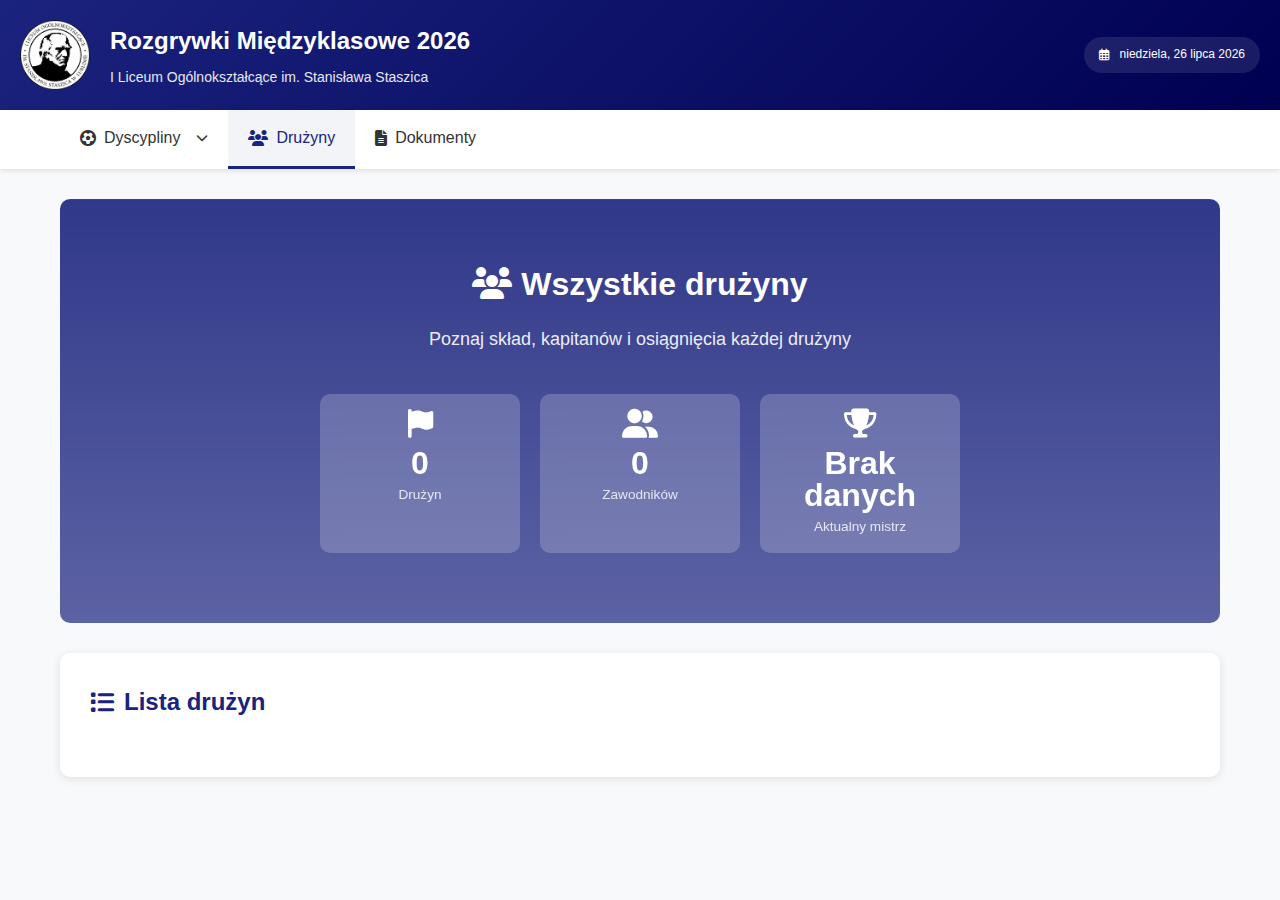
<file: druzyny.html>
<!DOCTYPE html>
<html lang="pl">
<head>
    <meta charset="UTF-8">
    <meta name="viewport" content="width=device-width, initial-scale=1.0">
    <title>Drużyny - Rozgrywki Międzyklasowe</title>
    <link rel="stylesheet" href="css/style.css">
    <link rel="stylesheet" href="https://cdnjs.cloudflare.com/ajax/libs/font-awesome/6.4.0/css/all.min.css">
    <link rel="icon" href="logo_szkoly.png" type="image/png">
</head>
<body>
    <!-- HEADER -->
    <header>
        <div class="school-header">
            <div class="logo-container">
                <a href="index.html" class="logo-link">
                    <div class="logo-placeholder">
                        <img src="logo_szkoly.png" alt="Logo szkoły" class="school-logo">
                    </div>
                </a>
                <a href="index.html" class="title-link">
                    <div class="title-container">
                        <h1 id="pageTitle">Rozgrywki Międzyklasowe 2026</h1>
                        <p class="school-name" id="schoolName">I Liceum Ogólnokształcące im. Stanisława Staszica</p>
                    </div>
                </a>
            </div>
            <div class="current-date">
                <i class="far fa-calendar-alt"></i>
                <span id="currentDate">Ładowanie...</span>
            </div>
        </div>
        
        <!-- NAVIGACJA -->
        <nav class="main-nav">
            <ul class="nav-list">
                <!-- DROPDOWN DYSCYPLINY -->
                <li class="dropdown">
                    <a href="#">
                        <i class="fas fa-futbol"></i> Dyscypliny <i class="fas fa-chevron-down"></i>
                    </a>
                    <div class="dropdown-content">
                        <a href="koszykowka.html"><i class="fas fa-basketball-ball"></i> Koszykówka</a>
                        <a href="siatkowka.html"><i class="fas fa-volleyball-ball"></i> Siatkówka</a>
                        <a href="pilka-nozna.html"><i class="fas fa-futbol"></i> Piłka nożna</a>
                    </div>
                </li>
                
                <li><a href="druzyny.html" class="active"><i class="fas fa-users"></i> Drużyny</a></li>
                <li><a href="dokumenty.html"><i class="fas fa-file-alt"></i> Dokumenty</a></li>
            </ul>
        </nav>
    </header>

    <!-- GŁÓWNA ZAWARTOŚĆ -->
    <main class="container">
        <!-- NAGŁÓWEK -->
        <section class="hero">
            <div class="hero-content">
                <h2><i class="fas fa-users"></i> Wszystkie drużyny</h2>
                <p>Poznaj skład, kapitanów i osiągnięcia każdej drużyny</p>
                
                <div class="teams-summary">
                    <div class="summary-item">
                        <i class="fas fa-flag"></i>
                        <span id="totalTeams">0</span>
                        <small>Drużyn</small>
                    </div>
                    <div class="summary-item">
                        <i class="fas fa-user-friends"></i>
                        <span id="totalPlayers">0</span>
                        <small>Zawodników</small>
                    </div>
                    <div class="summary-item">
                        <i class="fas fa-trophy"></i>
                        <span id="championTeam">Brak danych</span>
                        <small>Aktualny mistrz</small>
                    </div>
                </div>
            </div>
        </section>

        <!-- LISTA DRUŻYN -->
        <section class="section">
            <div class="section-header">
                <h2><i class="fas fa-list"></i> Lista drużyn</h2>
            </div>
            
            <!-- KOMUNIKAT BRAKU DRUŻYN -->
            <div id="noTeamsMessage" class="empty-state" style="display: none;">
                <i class="far fa-frown"></i>
                <p>Nie znaleziono drużyn spełniających kryteria</p>
                <button onclick="loadTeams()" class="btn-sport">Odśwież</button>
            </div>
            
            <!-- ŁADOWANIE -->
            <div id="loadingTeams" class="loading-spinner" style="display: none;">
                <i class="fas fa-spinner"></i>
                <p>Ładowanie drużyn...</p>
            </div>
            
            <!-- WIDOK KAFELKOWY -->
            <div class="teams-grid" id="teamsGridContainer">
                <!-- Drużyny wczytają się tutaj -->
                <div class="loading-spinner" id="initialLoading">
                    <i class="fas fa-spinner"></i>
                    <p>Ładowanie drużyn...</p>
                </div>
            </div>
        </section>
    </main>
    <!-- Dodaj przed zamknięciem </body> -->

<!-- MODAL SZCZEGÓŁÓW DRUŻYNY -->
<div class="modal" id="teamModal" style="display: none;">
    <div class="modal-content">
        <div class="modal-header">
            <h3><i class="fas fa-users"></i> Szczegóły drużyny</h3>
            <button class="close-modal" onclick="closeTeamModal()">&times;</button>
        </div>
        <div class="modal-body" id="teamModalBody">
            <!-- Zawartość modal ładowana dynamicznie -->
        </div>
    </div>
</div>

<script>
    // POPRAWIONY KOD DROPDOWN
    document.addEventListener('DOMContentLoaded', function() {
        const dropdowns = document.querySelectorAll('.dropdown');
        
        dropdowns.forEach(dropdown => {
            const toggle = dropdown.querySelector('a');
            
            toggle.addEventListener('click', function(e) {
                e.preventDefault();
                e.stopPropagation();
                
                const isOpen = dropdown.classList.contains('open');
                
                // Zamknij wszystkie inne dropdowny
                dropdowns.forEach(otherDropdown => {
                    if (otherDropdown !== dropdown) {
                        otherDropdown.classList.remove('open');
                    }
                });
                
                // Otwórz/zamknij aktualny dropdown
                if (!isOpen) {
                    dropdown.classList.add('open');
                    adjustDropdownPosition(dropdown);
                } else {
                    dropdown.classList.remove('open');
                }
            });
        });
        
        // Zamknij po kliknięciu gdzie indziej
        document.addEventListener('click', function(e) {
            if (!e.target.closest('.dropdown')) {
                dropdowns.forEach(dropdown => {
                    dropdown.classList.remove('open');
                });
            }
        });
        
        // Zamknij po ESC
        document.addEventListener('keydown', function(e) {
            if (e.key === 'Escape') {
                dropdowns.forEach(dropdown => {
                    dropdown.classList.remove('open');
                });
            }
        });
        
        // Zamknij po kliknięciu w link
        document.querySelectorAll('.dropdown-content a').forEach(link => {
            link.addEventListener('click', function() {
                dropdowns.forEach(dropdown => {
                    dropdown.classList.remove('open');
                });
            });
        });
        
        // FUNKCJA DOSTOSOWUJĄCA POZYCJĘ DROPDOWNU
        function adjustDropdownPosition(dropdown) {
            setTimeout(() => {
                const content = dropdown.querySelector('.dropdown-content');
                const toggle = dropdown.querySelector('a');
                
                if (!content || !toggle) return;
                
                // Resetujemy klasę
                content.classList.remove('out-of-view');
                
                // Sprawdzamy czy dropdown wyjdzie poza ekran (tylko na mobile)
                if (window.innerWidth <= 768) {
                    const toggleRect = toggle.getBoundingClientRect();
                    const contentWidth = content.offsetWidth;
                    const viewportWidth = window.innerWidth;
                    
                    // Jeśli dropdown wyjdzie poza prawy brzeg ekranu
                    if (toggleRect.left + contentWidth > viewportWidth - 20) {
                        content.classList.add('out-of-view');
                    }
                }
            }, 10);
        }
        
        // Zamknij dropdowny przy zmianie rozmiaru okna
        window.addEventListener('resize', function() {
            dropdowns.forEach(dropdown => {
                dropdown.classList.remove('open');
            });
        });
    });
// =================== KONFIGURACJA ===================
const SHEET_ID = '1qLCQ-6uTyusQRsY23d0tvtEx2XcYmR4MLuwGVriow58';
const TEAMS_SHEET_GID = '706286190';
const SPORTS_SHEET_GID = '1051858957';

// DODANE: Stałe dla rankingu (takie same jak w index.html)
const RANKING_SHEET_NAME = 'Main_Ranking';
const RANKING_RANGE = 'A3:F19';

const TEAMS_CSV_URL = `https://docs.google.com/spreadsheets/d/${SHEET_ID}/export?format=csv&gid=${TEAMS_SHEET_GID}`;
const SPORTS_CSV_URL = `https://docs.google.com/spreadsheets/d/${SHEET_ID}/export?format=csv&gid=${SPORTS_SHEET_GID}`;
// DODANE: URL do rankingu w formacie JSON (tak jak w index.html)
const RANKING_JSON_URL = `https://docs.google.com/spreadsheets/d/${SHEET_ID}/gviz/tq?tqx=out:json&sheet=${RANKING_SHEET_NAME}&range=${RANKING_RANGE}`;

// Mapowanie ikon dyscyplin
const SPORT_ICONS = {
    'Koszykówka': 'fas fa-basketball-ball',
    'Siatkówka': 'fas fa-volleyball-ball',
    'Piłka Nożna': 'fas fa-futbol'
};

// Mapowanie kolorów dyscyplin
const SPORT_COLORS = {
    'Koszykówka': '#FFAB91',  // Delikatny pomarańcz/łososiowy
    'Siatkówka': '#80DEEA',   // Wodny niebieski
    'Piłka Nożna': '#C5E1A5'  // Jasny zielony trawiasty
};

// =================== ZMIENNE GLOBALNE ===================
let allTeams = []; // Przetworzone dane drużyn
let filteredTeams = [];
let sportsData = []; // Dane o dyscyplinach
let currentView = 'grid';
// DODANE: Zmienna na dane rankingowe
let rankingData = [];

// =================== FUNKCJE POMOCNICZE ===================
function parseCSV(csvText) {
    const lines = csvText.split('\n').filter(line => line.trim() !== '');
    if (lines.length < 2) return [];
    
    const headers = lines[0].split(',').map(h => h.trim());
    const result = [];
    
    for (let i = 1; i < lines.length; i++) {
        const values = lines[i].split(',').map(v => v.trim());
        const obj = {};
        headers.forEach((header, index) => {
            obj[header] = values[index] || '';
        });
        result.push(obj);
    }
    
    return result;
}

async function fetchCSV(url) {
    try {
        const response = await fetch(url);
        if (!response.ok) throw new Error(`HTTP error! status: ${response.status}`);
        return await response.text();
    } catch (error) {
        console.error('Błąd pobierania CSV:', error);
        return null;
    }
}

// DODANE: Funkcja do pobierania danych rankingowych (tak jak w index.html)
async function fetchRankingData() {
    try {
        console.log('📊 Pobieranie danych rankingowych...');
        const response = await fetch(RANKING_JSON_URL);
        if (!response.ok) throw new Error(`HTTP error! status: ${response.status}`);
        
        const text = await response.text();
        const jsonText = text.match(/google\.visualization\.Query\.setResponse\((.*)\);/);
        
        if (!jsonText) {
            throw new Error('Nieprawidłowa odpowiedź z Google Sheets');
        }
        
        const data = JSON.parse(jsonText[1]);
        console.log('✅ Ranking załadowany:', data);
        
        if (data.table && data.table.rows) {
            rankingData = data.table.rows;
            return true;
        } else {
            console.warn('Brak danych rankingowych w odpowiedzi');
            return false;
        }
        
    } catch (error) {
        console.error('❌ Błąd pobierania rankingu:', error);
        return false;
    }
}

// DODANE: Funkcja do znajdowania mistrza na podstawie danych rankingowych
function findChampionFromRanking() {
    if (!rankingData || rankingData.length === 0) {
        console.log('Brak danych rankingowych');
        return null;
    }
    
    let champion = null;
    let maxPoints = 0;
    
    // Przejdź przez wszystkie drużyny w rankingu
    rankingData.forEach((row, index) => {
        const cells = row.c;
        if (!cells || cells.length < 6) return;
        
        const teamName = cells[1]?.v || ''; // Kolumna B - Drużyna
        const totalPoints = parseFloat(cells[5]?.v) || 0; // Kolumna F - Suma
        
        console.log(`Drużyna: ${teamName}, Punkty: ${totalPoints}`);
        
        // WARUNEK: suma > 0 i więcej niż aktualny mistrz
        if (totalPoints > 0 && totalPoints > maxPoints) {
            maxPoints = totalPoints;
            champion = teamName;
        }
    });
    
    console.log(`Znaleziony mistrz: ${champion} z ${maxPoints} punktami`);
    return champion;
}

function updateCurrentDate() {
    const now = new Date();
    const options = { 
        weekday: 'long', 
        year: 'numeric', 
        month: 'long', 
        day: 'numeric' 
    };
    document.getElementById('currentDate').textContent = 
        now.toLocaleDateString('pl-PL', options);
}

// Funkcja do grupowania zawodników w drużyny
function processTeamData(playersData) {
    const teamsMap = new Map();
    
    playersData.forEach(player => {
        const teamKey = `${player.Klasa}-${player.Nazwa}`;
        
        if (!teamsMap.has(teamKey)) {
            teamsMap.set(teamKey, {
                id: teamKey,
                name: player.Nazwa,
                class: player.Klasa,
                players: [],
                captain: null,
                sports: [], // Będzie uzupełnione później z danych dyscyplin
                logoUrl: '',
                groups: {}
            });
        }
        
        const team = teamsMap.get(teamKey);
        const playerObj = {
            firstName: player.Imie,
            lastName: player.Nazwisko,
            isCaptain: player.Kapitan === 'TRUE'
        };
        
        team.players.push(playerObj);
        
        if (playerObj.isCaptain) {
            team.captain = playerObj;
        }
    });
    
    // Konwertuj mapę do tablicy
    return Array.from(teamsMap.values());
}

// Funkcja do łączenia danych drużyn z dyscyplinami
function mergeTeamsWithSports(teams, sports) {
    console.log('Sports data from sheet:', sports);
    console.log('Teams to merge:', teams);
    
    teams.forEach(team => {
        // Znajdź dane dyscyplin dla tej drużyny
        const teamSports = sports.find(s => 
            s.Klasa === team.class && s.Nazwa === team.name
        );
        
        console.log(`Looking for ${team.class} - ${team.name}:`, teamSports);
        
        if (teamSports) {
            // Dodaj informacje o dyscyplinach
            console.log('Found sports data:', teamSports);
            
            // Sprawdź różne możliwe nazwy kolumny z logo
            const logoUrl = teamSports['Logo URL'] || teamSports['Logo'] || teamSports['logo'] || '';
            console.log('Logo URL from sheet:', logoUrl);
            
            team.sports = [];
            if (teamSports.Koszykówka === 'TRUE') team.sports.push('Koszykówka');
            if (teamSports.Siatkówka === 'TRUE') team.sports.push('Siatkówka');
            if (teamSports['Piłka Nożna'] === 'TRUE') team.sports.push('Piłka Nożna');
            
            // Dodaj informacje o grupach
            team.groups = {
                koszykówka: teamSports['Grupa Kosz'] || teamSports['Grupa Koszykówka'] || '',
                siatkówka: teamSports['Grupa Siata'] || teamSports['Grupa Siatkówka'] || ''
            };
            team.logoUrl = logoUrl;
        }
    });
    
    return teams;
}
// Funkcja do uzyskania logo - używa URL z arkusza lub generuje placeholder
function getTeamLogo(team) {
    // 2. Spróbuj znaleźć logo w folderze logos
    const cleanClassName = team.class
        .replace(/\s*[\/\\]\s*/g, '')  // usuń ukośniki i otaczające je spacje
        .replace(/[^a-zA-Z0-9]/g, '')   // usuń wszystkie inne znaki specjalne
        .toLowerCase();
    
    const logoPath = `logos/${cleanClassName}.jpg`;
    console.log('Trying local logo:', logoPath);
    
    // 3. Zwróć ścieżkę do logo (lub placeholder jeśli nie ma)
    return logoPath;
}
// =================== ŁADOWANIE DANYCH ===================
async function loadData() {
    showLoading(true);
    
    try {
        // Pobierz dane zawodników (drużyn)
        const teamsCSV = await fetchCSV(TEAMS_CSV_URL);
        if (!teamsCSV) {
            showNoTeamsMessage();
            return;
        }
        
        // Pobierz dane dyscyplin
        const sportsCSV = await fetchCSV(SPORTS_CSV_URL);
        if (!sportsCSV) {
            showNoTeamsMessage();
            return;
        }
        
        // Przetwórz dane
        const playersData = parseCSV(teamsCSV);
        const rawSportsData = parseCSV(sportsCSV);
        
        if (playersData.length === 0) {
            showNoTeamsMessage();
            return;
        }
        
        // Przetwórz dane drużyn
        let processedTeams = processTeamData(playersData);
        
        // Połącz z danymi dyscyplin
        allTeams = mergeTeamsWithSports(processedTeams, rawSportsData);
        
        if (allTeams.length === 0) {
            showNoTeamsMessage();
            return;
        }
        
        // DODANE: Pobierz dane rankingowe
        const rankingLoaded = await fetchRankingData();
        
        // Oblicz podsumowanie (przekaż czy ranking został załadowany)
        updateSummary(rankingLoaded);
        
        // Filtruj i wyświetl drużyny
        filteredTeams = [...allTeams];
        renderTeams();
        
    } catch (error) {
        console.error('Błąd ładowania danych:', error);
        showNoTeamsMessage();
    } finally {
        showLoading(false);
    }
}

// ZMIENIONE: Funkcja updateSummary teraz przyjmuje parametr rankingLoaded
function updateSummary(rankingLoaded = false) {
    const totalTeams = allTeams.length;
    
    // Oblicz całkowitą liczbę zawodników
    const totalPlayers = allTeams.reduce((sum, team) => {
        return sum + team.players.length;
    }, 0);
    
    // Znajdź mistrza
    let championTeam = 'Brak danych';
    
    if (rankingLoaded && rankingData.length > 0) {
        // Spróbuj znaleźć mistrza z rankingu
        const champion = findChampionFromRanking();
        if (champion) {
            championTeam = champion;
            console.log(`🏆 Mistrz znaleziony z rankingu: ${championTeam}`);
            
            // Zapisz mistrza w localStorage dla innych stron
            localStorage.setItem('currentChampion', championTeam);
            localStorage.setItem('championLastUpdate', new Date().toISOString());
        } else {
            // Jeśli w rankingu wszyscy mają 0 punktów
            championTeam = 'Brak';
            console.log('W rankingu wszyscy mają 0 punktów');
        }
    } else {
        // Jeśli nie udało się pobrać rankingu, sprawdź localStorage
        const savedChampion = localStorage.getItem('currentChampion');
        const lastUpdate = localStorage.getItem('championLastUpdate');
        
        if (savedChampion) {
            const updateDate = new Date(lastUpdate);
            const now = new Date();
            const hoursDiff = (now - updateDate) / (1000 * 60 * 60);
            
            // Jeśli dane są starsze niż 24 godziny, uznajemy je za nieaktualne
            if (hoursDiff < 24) {
                championTeam = savedChampion;
                console.log(`🏆 Mistrz z localStorage: ${championTeam}`);
            } else {
                // Użyj pierwszej drużyny jako fallback
                championTeam = allTeams.length > 0 ? allTeams[0].name : 'Brak danych';
                console.log(`Użyto fallback: ${championTeam}`);
            }
        } else {
            // Użyj pierwszej drużyny jako fallback
            championTeam = allTeams.length > 0 ? allTeams[0].name : 'Brak danych';
            console.log(`Użyto fallback: ${championTeam}`);
        }
    }
    
    document.getElementById('totalTeams').textContent = totalTeams;
    document.getElementById('totalPlayers').textContent = totalPlayers;
    document.getElementById('championTeam').textContent = championTeam;
}

// DODANE: Funkcja do ręcznego odświeżania mistrza
async function refreshChampion() {
    console.log('🔄 Odświeżanie danych mistrza...');
    const rankingLoaded = await fetchRankingData();
    updateSummary(rankingLoaded);
}

// =================== RENDEROWANIE DRUŻYN ===================
function renderTeams() {
    if (currentView === 'grid') {
        renderTeamsGrid();
    } else {
        renderTeamsList();
    }
}

function renderTeamsGrid() {
    const container = document.getElementById('teamsGridContainer');
    if (!container) return;
    
    if (filteredTeams.length === 0) {
        container.innerHTML = `
            <div class="empty-state">
                <i class="far fa-frown"></i>
                <p>Nie znaleziono drużyn</p>
                <button onclick="loadData()" class="btn-sport">Odśwież</button>
            </div>
        `;
        return;
    }
    
    let html = '';
    
    filteredTeams.forEach((team, index) => {
        const captainName = team.captain ? 
            `${team.captain.firstName} ${team.captain.lastName}` : 'Nie wybrano';
        
        // UŻYJ TEJ SAMEJ FUNKCJI co w modalu!
        const logoUrl = getTeamLogo(team);
        
        // Generuj badge'y dla dyscyplin
        let sportsBadges = '';
        team.sports.forEach(sport => {
            const icon = SPORT_ICONS[sport] || 'fas fa-question';
            const color = SPORT_COLORS[sport] || '#757575';
            sportsBadges += `
                <span class="sport-badge" style="background: ${color};">
                    <i class="${icon}"></i> ${sport}
                </span>
            `;
        });
        
        html += `
            <div class="team-card" onclick="showTeamDetails('${team.id}')">
                <div class="team-card-header">
                    <!-- LOGO Z ARKUSZA -->
                    <div class="team-logo">
                        <img src="${logoUrl}" alt="Logo ${team.name}" 
                             onerror="this.onerror=null; this.src='https://ui-avatars.com/api/?name=${encodeURIComponent(team.class)}&background=1a237e&color=fff&size=100'">
                    </div>
                    <div class="team-header-info">
                        <h3>${team.name}</h3>
                        <span class="team-class-badge">${team.class}</span>
                    </div>
                </div>
                
                <div class="team-sports">
                    ${sportsBadges || '<span class="sport-badge">Brak dyscyplin</span>'}
                </div>
                
                <div class="team-info">
                    <div class="info-item">
                        <i class="fas fa-user-friends"></i>
                        <span>${team.players.length} zawodników</span>
                    </div>
                    <div class="info-item">
                        <i class="fas fa-crown"></i>
                        <span>Kapitan: ${captainName}</span>
                    </div>
                </div>
                
                <div class="team-card-footer">
                    <div class="team-status status-success">
                        <i class="fas fa-circle"></i>
                        <span>Zarejestrowana</span>
                    </div>
                    <button class="btn-view-details" onclick="event.stopPropagation(); showTeamDetails('${team.id}')">
                        <i class="fas fa-eye"></i> Szczegóły
                    </button>
                </div>
            </div>
        `;
    });
    
    container.innerHTML = html;
}

function renderTeamsList() {
    const tableBody = document.getElementById('teamsListTable');
    const thead = document.querySelector('#teamsListContainer thead');
    
    if (!tableBody) return;
    
    if (filteredTeams.length === 0) {
        tableBody.innerHTML = `
            <tr>
                <td colspan="6" class="empty-state">
                    <i class="far fa-frown"></i>
                    <p>Nie znaleziono drużyn</p>
                    <button onclick="loadData()" class="btn-sport">Odśwież</button>
                </td>
            </tr>
        `;
        return;
    }
    
    // Ustaw nagłówki tabeli
    if (thead) {
        thead.innerHTML = `
            <tr>
                <th>Nazwa drużyny</th>
                <th>Klasa</th>
                <th>Dyscypliny</th>
                <th>Zawodnicy</th>
                <th>Kapitan</th>
                <th>Akcje</th>
            </tr>
        `;
    }
    
    let html = '';
    
    filteredTeams.forEach((team) => {
        const captainName = team.captain ? 
            `${team.captain.firstName} ${team.captain.lastName}` : 'Nie wybrano';
        
        // Generuj ikony dyscyplin
        let sportsIcons = '';
        team.sports.forEach(sport => {
            const icon = SPORT_ICONS[sport] || 'fas fa-question';
            const color = SPORT_COLORS[sport] || '#757575';
            sportsIcons += `
                <div class="sport-badge-small" style="background: ${color};">
                    <i class="${icon}"></i>
                </div>
            `;
        });
        
        html += `
            <tr>
                <td>
                    <div class="team-name">${team.name}</div>
                </td>
                <td>${team.class}</td>
                <td>
                    <div class="team-sports-small">
                        ${sportsIcons || '<span class="sport-badge-small"><i class="fas fa-question"></i></span>'}
                    </div>
                </td>
                <td>${team.players.length}</td>
                <td>${captainName}</td>
                <td>
                    <button class="btn-action" onclick="showTeamDetails('${team.id}')">
                        <i class="fas fa-eye"></i>
                    </button>
                </td>
            </tr>
        `;
    });
    
    tableBody.innerHTML = html;
}

// =================== MODAL SZCZEGÓŁÓW ===================
function showTeamDetails(teamId) {
    const team = allTeams.find(t => t.id === teamId);
    if (!team) return;
    
    const modalBody = document.getElementById('teamModalBody');
    const captainName = team.captain ? 
        `${team.captain.firstName} ${team.captain.lastName}` : 'Nie wybrano';
    
    // UŻYJ TEJ SAMEJ LOGIKI CO W KAFELKACH
    const logoUrl = getTeamLogo(team);
    
    // Generuj listę dyscyplin z grupami
    let sportsList = '';
    team.sports.forEach(sport => {
        const icon = SPORT_ICONS[sport] || 'fas fa-question';
        const color = SPORT_COLORS[sport] || '#757575';
        let groupInfo = '';
        
        if (sport === 'Koszykówka' && team.groups && team.groups.koszykówka) {
            groupInfo = `<small>(Grupa: ${team.groups.koszykówka})</small>`;
        }
        if (sport === 'Siatkówka' && team.groups && team.groups.siatkówka) {
            groupInfo = `<small>(Grupa: ${team.groups.siatkówka})</small>`;
        }
        
        sportsList += `
            <div class="sport-item" style="background: ${color};">
                <i class="${icon}"></i>
                <span>${sport} ${groupInfo}</span>
            </div>
        `;
    });
    
    modalBody.innerHTML = `
        <div class="team-modal-header">
            <div class="team-modal-logo-title">
                <div class="modal-team-logo">
                    <img src="${logoUrl}" alt="Logo ${team.name}"
                         onerror="this.onerror=null; this.src='https://ui-avatars.com/api/?name=${encodeURIComponent(team.class)}&background=1a237e&color=fff&size=150'">
                </div>
                <div>
                    <h3>${team.name}</h3>
                    <span class="team-class-large">${team.class}</span>
                </div>
            </div>
            
            
        </div>
        <div class="team-modal-content">
            <div class="team-section">
                <h4><i class="fas fa-users"></i> Zawodnicy</h4>
                <div class="players-list">
                    ${team.players.map(player => `
                        <div class="player-item ${player.isCaptain ? 'player-captain' : ''}">
                            <div class="player-name">
                                ${player.firstName} ${player.lastName}
                                ${player.isCaptain ? '<i class="fas fa-crown captain-badge"></i>' : ''}
                            </div>
                        </div>
                    `).join('')}
                </div>
            </div>
            
            <div class="team-section">
                <h4><i class="fas fa-futbol"></i> Dyscypliny</h4>
                <div class="sports-list">
                    ${team.sports.map(sport => {
                        const icon = SPORT_ICONS[sport] || 'fas fa-question';
                        const color = SPORT_COLORS[sport] || '#757575';
                        let groupInfo = '';
                        
                        if (sport === 'Koszykówka' && team.groups && team.groups.koszykówka) {
                            groupInfo = `<small>(Grupa: ${team.groups.koszykówka})</small>`;
                        }
                        if (sport === 'Siatkówka' && team.groups && team.groups.siatkówka) {
                            groupInfo = `<small>(Grupa: ${team.groups.siatkówka})</small>`;
                        }
                        
                        return `
                            <div class="sport-item" style="background: ${color};">
                                <i class="${icon}"></i>
                                <span>${sport} ${groupInfo}</span>
                            </div>
                        `;
                    }).join('') || '<p>Brak zadeklarowanych dyscyplin</p>'}
                </div>  
            </div>
        </div>
    `;
    
    // Pokaż modal
    document.getElementById('teamModal').style.display = 'flex';
    document.body.style.overflow = 'hidden';
}
function closeTeamModal() {
    document.getElementById('teamModal').style.display = 'none';
    document.body.style.overflow = 'auto';
}

// =================== ZARZĄDZANIE WIDOKIEM ===================
function switchView(viewType) {
    currentView = viewType;
    
    // Aktualizuj przyciski
    document.getElementById('gridViewBtn').classList.remove('active');
    document.getElementById('listViewBtn').classList.remove('active');
    
    if (viewType === 'grid') {
        document.getElementById('gridViewBtn').classList.add('active');
        document.getElementById('teamsGridContainer').style.display = 'grid';
        document.getElementById('teamsListContainer').style.display = 'none';
    } else {
        document.getElementById('listViewBtn').classList.add('active');
        document.getElementById('teamsGridContainer').style.display = 'none';
        document.getElementById('teamsListContainer').style.display = 'block';
    }
    
    renderTeams();
}

// =================== FUNKCJE POMOCNICZE UI ===================
function showLoading(show) {
    const loadingElement = document.getElementById('initialLoading');
    const initialLoading = document.getElementById('initialLoading');
    
    if (loadingElement) {
        loadingElement.style.display = show ? 'flex' : 'none';
    }
    
    if (initialLoading) {
        initialLoading.style.display = show ? 'flex' : 'none';
    }
    
    if (!show) {
        document.getElementById('noTeamsMessage').style.display = 'none';
    }
}

function showNoTeamsMessage() {
    document.getElementById('initialLoading').style.display = 'none';
    document.getElementById('noTeamsMessage').style.display = 'block';
}

// =================== INICJALIZACJA ===================
document.addEventListener('DOMContentLoaded', function() {
    // Ustaw datę
    updateCurrentDate();
    
    // Załaduj dane
    loadData();
    
    // Dodaj event listeners dla przycisków widoku
    document.getElementById('gridViewBtn').addEventListener('click', () => switchView('grid'));
    document.getElementById('listViewBtn').addEventListener('click', () => switchView('list'));
    
    // Zamknij modal po kliknięciu poza nim
    document.getElementById('teamModal').addEventListener('click', function(e) {
        if (e.target === this) {
            closeTeamModal();
        }
    });
    
    // Zamknij modal klawiszem ESC
    document.addEventListener('keydown', function(e) {
        if (e.key === 'Escape') {
            closeTeamModal();
        }
    });
});

// Funkcja do odświeżania danych (może być wywołana z przycisku)
function refreshTeams() {
    loadData();
}
</script>

<!-- Dodaj style dla modala -->
<style>
/* =================== MODAL STYLES =================== */
.modal {
    display: none;
    position: fixed;
    top: 0;
    left: 0;
    width: 100%;
    height: 100%;
    background: rgba(0, 0, 0, 0.7);
    z-index: 9999;
    justify-content: center;
    align-items: center;
    padding: 20px;
    overflow-y: auto;
}

.modal-content {
    background: white;
    border-radius: 12px;
    width: 100%;
    max-width: 800px;
    max-height: 90vh;
    overflow-y: auto;
    box-shadow: 0 10px 40px rgba(0, 0, 0, 0.3);
    animation: modalFadeIn 0.3s ease;
}

@keyframes modalFadeIn {
    from {
        opacity: 0;
        transform: translateY(-20px);
    }
    to {
        opacity: 1;
        transform: translateY(0);
    }
}

.modal-header {
    background: var(--primary-color);
    color: white;
    padding: 20px 30px;
    display: flex;
    justify-content: space-between;
    align-items: center;
    border-radius: 12px 12px 0 0;
}

.modal-header h3 {
    margin: 0;
    display: flex;
    align-items: center;
    gap: 10px;
}

.close-modal {
    background: none;
    border: none;
    color: white;
    font-size: 28px;
    cursor: pointer;
    line-height: 1;
    padding: 0;
    width: 30px;
    height: 30px;
    display: flex;
    align-items: center;
    justify-content: center;
    border-radius: 50%;
    transition: all 0.3s ease;
}

.close-modal:hover {
    background: rgba(255, 255, 255, 0.2);
    transform: rotate(90deg);
}

.modal-body {
    padding: 30px;
}

/* Responsywność modala */
@media (max-width: 768px) {
    .modal-content {
        max-width: 95%;
        max-height: 95vh;
    }
    
    .modal-body {
        padding: 20px;
    }
    
    .team-modal-content {
        grid-template-columns: 1fr;
    }
}

/* Poprawki dla listy zawodników */
.players-list {
    max-height: 300px;
    overflow-y: auto;
    margin-top: 10px;
}

.player-item {
    display: flex;
    justify-content: space-between;
    align-items: center;
    padding: 10px;
    border-bottom: 1px solid #eee;
    transition: all 0.3s ease;
}

.player-item:hover {
    background: rgba(26, 35, 126, 0.05);
}

.player-item.player-captain {
    background: rgba(255, 193, 7, 0.1);
    border-left: 3px solid #ffc107;
}

.player-name {
    font-weight: 500;
    display: flex;
    align-items: center;
    gap: 8px;
}

.captain-badge {
    color: #ff9800;
    font-size: 0.9em;
}

/* Poprawki dla listy dyscyplin */
.sports-list {
    display: flex;
    flex-direction: column;
    gap: 10px;
    margin-top: 10px;
}

.sport-item {
    display: flex;
    align-items: center;
    gap: 15px;
    padding: 12px 15px;
    border-radius: 8px;
    color: white;
    font-weight: 500;
    box-shadow: 0 3px 10px rgba(0, 0, 0, 0.1);
}

.sport-item i {
    font-size: 1.2em;
}

.sport-item small {
    opacity: 0.9;
    font-weight: normal;
    margin-left: 5px;
}
</style>
</body>
</html>
</file>
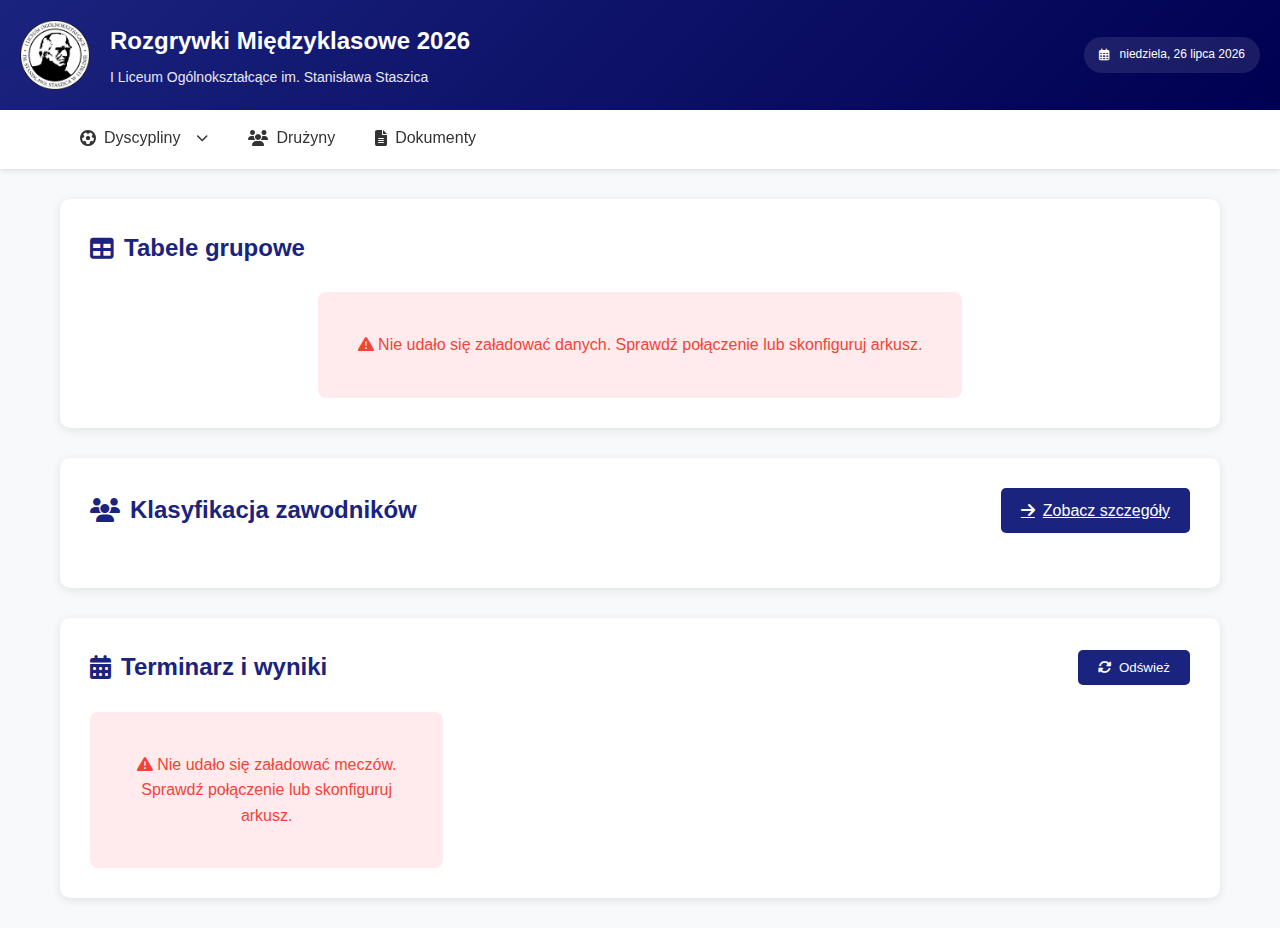
<file: koszykowka.html>
<!DOCTYPE html>
<html lang="pl">
<head>
    <meta charset="UTF-8">
    <meta name="viewport" content="width=device-width, initial-scale=1.0">
    <title>Koszykówka - Rozgrywki Międzyklasowe</title>
    <link rel="icon" type="png" href="logo_szkoly.png">
    <link rel="stylesheet" href="css/style.css">
    <link rel="stylesheet" href="https://cdnjs.cloudflare.com/ajax/libs/font-awesome/6.4.0/css/all.min.css">
    <style>
        /* Tylko style specyficzne dla koszykówki – reszta jest w style.css */
        .tables-container {
            display: flex;
            flex-wrap: wrap;
            gap: 10px;
            justify-content: center;
        }

        .group-table {
            flex: 1 1 50px;
            min-width: 300px;
        }

        .group-table h3 {
            text-align: center;
            background: var(--primary-color);
            color: white;
            padding: 7px;
            margin: 0;
            border-radius: 8px 8px 0 0;
        }

        /* Nagłówki tabeli – wzorowane na index.html */
        .full-text { display: inline; }
        .short-text { display: none; }

        @media (max-width: 600px) {
            .full-text { display: none; }
            .short-text { display: inline; }

            /* Zmniejszenie czcionki i paddingów */
            .sports-table th,
            .sports-table td {
                font-size: 0.8rem;
                padding: 8px 3px;
            }
        }

        @media (max-width: 400px) {
            .sports-table th,
            .sports-table td {
                font-size: 0.7rem;
                padding: 5px 2px;
            }
        }

        @media (max-width: 700px) {
            .tables-container {
                flex-direction: column;
                gap: 15px;
            }
        }
        
        /* Wyrównanie pionowe wszystkich komórek tabeli */
        .sports-table td {
            vertical-align: middle;
        }

        /* Usunięcie marginesu z nazwy drużyny */
        .sports-table td .team-name {
            display: inline-block;
            margin-bottom: 0;
            line-height: 1.4;
        }

        /* ===== KAFELKI MECZÓW – POPRAWIONE ===== */
        .matches-grid {
            display: grid;
            grid-template-columns: repeat(auto-fill, minmax(320px, 1fr));
            gap: 20px;
            margin-top: 20px;
        }

        .match-card {
            background: white;
            border-radius: 16px;
            overflow: hidden;
            transition: all 0.3s cubic-bezier(0.4, 0, 0.2, 1);
            border: none;
            box-shadow: 0 4px 20px rgba(0, 0, 0, 0.08);
            position: relative;
        }

        .match-card:hover {
            transform: translateY(-6px);
            box-shadow: 0 12px 30px rgba(26, 35, 126, 0.15);
        }

        .match-card--finished {
            border-left: 4px solid var(--success-color);
        }

        .match-card--upcoming {
            border-left: 4px solid var(--secondary-color);
        }

        .match-header {
            display: flex;
            justify-content: space-between;
            align-items: center;
            padding: 15px 20px;
            border-bottom: 1px solid rgba(0, 0, 0, 0.05);
        }

        .match-date {
            color: var(--gray-color);
            font-size: 0.95rem;
            display: flex;
            align-items: center;
            gap: 5px;
        }

        .match-date i {
            color: var(--primary-color);
            opacity: 0.7;
        }

        .date-time-separator {
            width: 5px;
            height: 20px;
            margin: 0 4px;
        }

        .match-date span {
            margin: 0 2px;
        }

        .match-teams {
            display: flex;
            align-items: center;
            justify-content: space-between;
            padding: 20px;
            gap: 10px;
        }

        .team {
            flex: 1;
            display: flex;
            flex-direction: column;
        }

        .team-home {
            align-items: flex-start;
            text-align: left;
        }

        .team-away {
            align-items: flex-end;
            text-align: right;
        }

        .team-name {
            font-weight: 700;
            font-size: 1.2rem;
            color: var(--primary-dark);
            margin-bottom: 6px;
            line-height: 1.3;
            max-width: 100%;
            word-break: break-word;
        }

        .team-score {
            font-size: 1.8rem;
            font-weight: 800;
            color: var(--primary-color);
            line-height: 1;
            background: rgba(26, 35, 126, 0.1);
            padding: 5px 18px;
            border-radius: 40px;
            display: inline-block;
        }

        .team-score-empty {
            background: transparent;
            color: var(--gray-color);
            font-size: 1.5rem;
            opacity: 0.5;
            padding: 5px 15px;
        }

        /* Separator domyślny (na duże ekrany) */
        .match-score-separator {
            font-size: 2rem;
            font-weight: 600;
            color: var(--gray-color);
            opacity: 0.7;
            margin: 0 5px;
        }

        /* Domyślnie pokazujemy separator z dwukropkiem, ukrywamy wersję mobilną */
        .desktop-only {
            display: flex;
        }
        .mobile-only {
            display: none;
        }

        .match-footer {
            padding: 10px 20px 20px;
            display: flex;
            justify-content: space-between;
            align-items: center;
            border-top: 1px solid rgba(0,0,0,0.05);
        }

        .match-status {
            padding: 6px 16px;
            border-radius: 30px;
            font-size: 0.8rem;
            font-weight: 600;
            text-transform: uppercase;
            letter-spacing: 0.5px;
        }

        .match-sport-icon {
            color: var(--primary-light);
            opacity: 0.3;
            font-size: 1.2rem;
        }

        .status-upcoming {
            background: #e3f2fd;
            color: var(--secondary-color);
        }

        .status-finished {
            background: #e8f5e8;
            color: #2e7d32;
        }

        .status-live {
            background: #ffebee;
            color: var(--danger-color);
            animation: pulse 1.5s infinite;
        }

        @keyframes pulse {
            0% { opacity: 1; }
            50% { opacity: 0.6; }
            100% { opacity: 1; }
        }

        .matches-group-header {
            grid-column: 1 / -1;
            margin: 20px 0 10px;
            padding-bottom: 5px;
            border-bottom: 2px solid var(--primary-color);
            color: var(--primary-color);
            font-size: 1.4em;
        }

        .btn-refresh {
            background: var(--primary-color);
            color: white;
            border: none;
            padding: 10px 20px;
            border-radius: 5px;
            cursor: pointer;
            display: flex;
            align-items: center;
            gap: 8px;
            transition: all 0.3s;
        }

        .btn-refresh:hover {
            background: var(--primary-dark);
            transform: translateY(-2px);
        }

        .loading-spinner {
            text-align: center;
            padding: 40px;
            color: var(--primary-color);
        }

        .error-message {
            text-align: center;
            padding: 40px;
            color: var(--danger-color);
            background: #ffebee;
            border-radius: 8px;
        }

        /* Styl dla zwycięzcy meczu */
        .team-winner .team-name {
            font-weight: 800;
            color: var(--primary-color);
        }
        .team-winner .team-score {
            background: var(--primary-color);
            color: white;
        }

        /* Responsywność dla kafelków */
        @media (max-width: 600px) {
            .match-teams {
                flex-direction: column;
                align-items: stretch;
                gap: 15px;
            }

            /* Ukrywamy separator desktopowy, pokazujemy mobilny */
            .desktop-only {
                display: none;
            }
            .mobile-only {
                display: block;
                font-size: 1.5rem;
                margin: 5px 0;
                text-align: center;
                font-weight: 600;
                color: var(--gray-color);
                opacity: 0.7;
            }

            .team {
                width: 100%;
                flex-direction: row;
                justify-content: space-between;
                align-items: center;
            }

            .team-home, .team-away {
                align-items: center;
                text-align: center;
            }

            .team-name {
                font-size: 1.1rem;
                margin-bottom: 0;
                flex: 1;
            }

            .team-score, .team-score-empty {
                font-size: 1.5rem;
                padding: 5px 12px;
                margin-left: 10px;
            }
        }

        @media (max-width: 400px) {
            .match-header {
                padding: 12px 15px;
            }

            .match-date {
                font-size: 0.85rem;
                padding: 4px 10px;
            }

            .match-footer {
                padding: 8px 15px 15px;
            }

            .match-status {
                font-size: 0.7rem;
                padding: 4px 12px;
            }

            .match-sport-icon {
                font-size: 1rem;
            }
        }
    </style>
</head>
<body>
    <header>
        <div class="school-header">
            <div class="logo-container">
                <a href="index.html" class="logo-link">
                    <div class="logo-placeholder">
                        <img src="logo_szkoly.png" alt="Logo szkoły" class="school-logo">
                    </div>
                </a>
                <a href="index.html" class="title-link">
                    <div class="title-container">
                        <h1 id="pageTitle">Rozgrywki Międzyklasowe 2026</h1>
                        <p class="school-name" id="schoolName"> I Liceum Ogólnokształcące im. Stanisława Staszica</p>
                    </div>
                </a>
            </div>
            <div class="current-date">
                <i class="far fa-calendar-alt"></i>
                <span id="currentDate"></span>
            </div>
        </div>
        <nav class="main-nav">
            <ul class="nav-list">
                <li class="dropdown">
                    <a href="#">
                        <i class="fas fa-futbol"></i> Dyscypliny <i class="fas fa-chevron-down"></i>
                    </a>
                    <div class="dropdown-content">
                        <a href="koszykowka.html" class="active"><i class="fas fa-basketball-ball"></i> Koszykówka</a>
                        <a href="siatkowka.html"><i class="fas fa-volleyball-ball"></i> Siatkówka</a>
                        <a href="pilka-nozna.html"><i class="fas fa-futbol"></i> Piłka nożna</a>
                    </div>
                </li>
                <li><a href="druzyny.html"><i class="fas fa-users"></i> Drużyny</a></li>
                <li><a href="dokumenty.html"><i class="fas fa-file-alt"></i> Dokumenty</a></li>
            </ul>
        </nav>
    </header>

    <main class="container">
        <section class="section">
            <div class="section-header">
                <h2><i class="fas fa-table"></i> Tabele grupowe</h2>
            </div>
            <div class="tables-container" id="tablesContainer">
                <!-- Tabele zostaną wstawione przez JavaScript -->
            </div>
        </section>

                <!-- NOWA SEKCJA: Klasyfikacja zawodników -->
        <section class="section">
            <div class="section-header">
                <h2><i class="fas fa-users"></i> Klasyfikacja zawodników</h2>
                <a href="zawodnicy_kosz.html" class="btn-refresh"><i class="fas fa-arrow-right"></i> Zobacz szczegóły</a>
            </div>
            <!-- Opcjonalnie można dodać podgląd top 3, ale na razie tylko link -->
        </section>
        
        <!-- NOWA SEKCJA: Terminarz i wyniki -->
        <section class="section">
            <div class="section-header">
                <h2><i class="fas fa-calendar-alt"></i> Terminarz i wyniki</h2>
                <button class="btn-refresh" id="refreshMatchesBtn"><i class="fas fa-sync-alt"></i> Odśwież</button>
            </div>
            <div id="matchesContainer" class="matches-grid">
                <!-- Mecze zostaną wstawione przez JavaScript -->
            </div>
        </section>
    </main>

    <!-- Skrypty header (data, dropdown) -->
    <script>
        function updateCurrentDate() {
            const now = new Date();
            const options = { weekday: 'long', year: 'numeric', month: 'long', day: 'numeric' };
            const dateString = now.toLocaleDateString('pl-PL', options);
            document.getElementById('currentDate').textContent = dateString;
        }
        document.addEventListener('DOMContentLoaded', function() {
            updateCurrentDate();
            setInterval(updateCurrentDate, 60000);
        });

        document.addEventListener('DOMContentLoaded', function() {
            const dropdowns = document.querySelectorAll('.dropdown');
            dropdowns.forEach(dropdown => {
                const toggle = dropdown.querySelector('a');
                toggle.addEventListener('click', function(e) {
                    e.preventDefault();
                    e.stopPropagation();
                    const isOpen = dropdown.classList.contains('open');
                    dropdowns.forEach(other => other.classList.remove('open'));
                    if (!isOpen) dropdown.classList.add('open');
                });
            });
            document.addEventListener('click', function(e) {
                if (!e.target.closest('.dropdown')) {
                    dropdowns.forEach(d => d.classList.remove('open'));
                }
            });
        });
    </script>

    <!-- Główny skrypt ładujący dane (JSON, tak jak w index.html) -->
    <script>
        (function() {
            const SPREADSHEET_ID = '1qLCQ-6uTyusQRsY23d0tvtEx2XcYmR4MLuwGVriow58';
            const SHEET_NAME = 'Dane_Kosz';
            
            // Zakres dla tabel grupowych (A2:G20)
            const GROUPS_RANGE = 'A2:G20';
            const groupsUrl = `https://docs.google.com/spreadsheets/d/${SPREADSHEET_ID}/gviz/tq?tqx=out:json&sheet=${SHEET_NAME}&range=${GROUPS_RANGE}`;
            
            // Zakres dla meczów (L2:R20)
            const MATCHES_RANGE = 'L2:R20';
            const matchesUrl = `https://docs.google.com/spreadsheets/d/${SPREADSHEET_ID}/gviz/tq?tqx=out:json&sheet=${SHEET_NAME}&range=${MATCHES_RANGE}`;

            // ================== FUNKCJE POMOCNICZE ==================
            function displayError(containerId, message) {
                const container = document.getElementById(containerId);
                if (container) {
                    container.innerHTML = `<div class="error-message"><i class="fas fa-exclamation-triangle"></i> ${message}</div>`;
                }
            }

            function showLoading(containerId) {
                const container = document.getElementById(containerId);
                if (container) {
                    container.innerHTML = '<div class="loading-spinner"><i class="fas fa-spinner fa-spin fa-3x"></i><p>Ładowanie danych...</p></div>';
                }
            }

            // ================== TABELE GRUPOWE ==================
            function renderGroupTable(groupName, teamRows) {
                let html = `
                    <div class="group-table">
                        <h3>${groupName}</h3>
                        <div class="table-container">
                            <table class="sports-table">
                                <thead>
                                    <tr>
                                        <th><span class="full-text">Klasa</span><span class="short-text">Kl</span></th>
                                        <th><span class="full-text">Nazwa</span><span class="short-text">Nazwa</span></th>
                                        <th><span class="full-text">Wygrane</span><span class="short-text">W</span></th>
                                        <th><span class="full-text">Przegrane</span><span class="short-text">P</span></th>
                                        <th><span class="full-text">Remisy</span><span class="short-text">R</span></th>
                                        <th><span class="full-text">Pkt</span><span class="short-text">PKT</span></th>
                                    </tr>
                                </thead>
                                <tbody>
                `;
                if (teamRows.length === 0) {
                    html += `<tr><td colspan="6" class="empty-state">Brak danych w grupie</td></tr>`;
                } else {
                    teamRows.forEach(team => {
                        html += `<tr>
                            <td>${team.class || ''}</td>
                            <td><span class="team-name">${team.name || ''}</span></td>
                            <td>${team.wins}</td>
                            <td>${team.losses}</td>
                            <td>${team.draws}</td>
                            <td><strong>${team.points}</strong></td>
                        </tr>`;
                    });
                }
                html += `</tbody></table></div></div>`;
                return html;
            }

            function loadBasketballData() {
                const container = document.getElementById('tablesContainer');
                showLoading('tablesContainer');

                fetch(groupsUrl)
                    .then(response => {
                        if (!response.ok) throw new Error('Błąd sieci');
                        return response.text();
                    })
                    .then(text => {
                        const jsonText = text.match(/google\.visualization\.Query\.setResponse\((.*)\);/);
                        if (!jsonText) throw new Error('Nieprawidłowa odpowiedź z Google Sheets');
                        
                        const data = JSON.parse(jsonText[1]);
                        const rows = data.table.rows;

                        if (!rows || rows.length === 0) {
                            container.innerHTML = '<div class="empty-state"><i class="far fa-frown"></i><p>Brak danych</p></div>';
                            return;
                        }

                        // Mapowanie – dostosuj indeksy do swoich danych
                        const teams = rows.map(row => {
                            const cells = row.c;
                            return {
                                class: cells[1]?.v || '',
                                name: cells[2]?.v || '',
                                wins: cells[3]?.v || '0',
                                losses: cells[4]?.v || '0',
                                draws: cells[5]?.v || '0',
                                points: cells[6]?.v || '0',
                                group: cells[7]?.v || '' // kolumna H (poza zakresem A2:G20, więc będzie pusta)
                            };
                        });

                        console.log('Dane koszykówki:', teams);

                        // Sortowanie: punkty (malejąco), wygrane (malejąco), przegrane (rosnąco)
                        const sortTeams = (a, b) => {
                            const ptsA = parseInt(a.points) || 0;
                            const ptsB = parseInt(b.points) || 0;
                            if (ptsA !== ptsB) return ptsB - ptsA;

                            const winsA = parseInt(a.wins) || 0;
                            const winsB = parseInt(b.wins) || 0;
                            if (winsA !== winsB) return winsB - winsA;

                            const lossesA = parseInt(a.losses) || 0;
                            const lossesB = parseInt(b.losses) || 0;
                            return lossesA - lossesB; // mniej przegranych = wyższe miejsce
                        };

                        let groupATeams = teams.filter(t => t.group === 'A' || t.group === 'Grupa A');
                        let groupBTeams = teams.filter(t => t.group === 'B' || t.group === 'Grupa B');

                        groupATeams.sort(sortTeams);
                        groupBTeams.sort(sortTeams);

                        if (groupATeams.length === 0 && groupBTeams.length === 0) {
                            const half = Math.ceil(teams.length / 2);
                            let groupATeamsAlt = teams.slice(0, half);
                            let groupBTeamsAlt = teams.slice(half);
                            groupATeamsAlt.sort(sortTeams);
                            groupBTeamsAlt.sort(sortTeams);
                            container.innerHTML = renderGroupTable('Grupa A', groupATeamsAlt) + renderGroupTable('Grupa B', groupBTeamsAlt);
                        } else {
                            container.innerHTML = renderGroupTable('Grupa A', groupATeams) + renderGroupTable('Grupa B', groupBTeams);
                        }
                    })
                    .catch(error => {
                        console.error('Błąd:', error);
                        displayError('tablesContainer', 'Nie udało się załadować danych. Sprawdź połączenie lub skonfiguruj arkusz.');
                    });
            }

            // ================== MECZE / TERMINARZ ==================
            function parseDate(dateStr, timeStr) {
                if (!dateStr) return null;
                let datePart = dateStr.trim();
                let timePart = timeStr ? timeStr.trim() : '00:00';
                
                // Obsługa formatu DD.MM.RRRR
                if (datePart.includes('.')) {
                    let parts = datePart.split('.');
                    if (parts.length === 3) {
                        datePart = `${parts[2]}-${parts[1]}-${parts[0]}`;
                    }
                }
                
                // Jeśli jest w formacie RRRR-MM-DD, to zadziała
                return new Date(`${datePart}T${timePart}:00`);
            }

            function renderMatchCard(match) {
                const hasScore = match.score1 !== '' && match.score2 !== '' && !isNaN(parseInt(match.score1)) && !isNaN(parseInt(match.score2));
                const statusClass = hasScore ? 'status-finished' : 'status-upcoming';
                const statusText = hasScore ? 'Rozegrany' : 'Nadchodzący';
                const matchCardClass = hasScore ? 'match-card--finished' : 'match-card--upcoming';

                let winnerClass1 = '';
                let winnerClass2 = '';
                if (hasScore) {
                    const s1 = parseInt(match.score1);
                    const s2 = parseInt(match.score2);
                    if (s1 > s2) {
                        winnerClass1 = 'team-winner';
                    } else if (s2 > s1) {
                        winnerClass2 = 'team-winner';
                    }
                    // remis – obie klasy puste
                }

                return `
                    <div class="match-card ${matchCardClass}">
                        <div class="match-header">
                            <span class="match-date">
                                <i class="far fa-calendar-alt"></i> ${match.date} 
                                <span class="date-time-separator"></span>
                                <i class="far fa-clock"></i> ${match.time}</span>
                        </div>
                        <div class="match-teams">
                            <div class="team team-home ${winnerClass1}">
                                <span class="team-name">${match.team1}</span>
                                ${hasScore ? `<span class="team-score">${match.score1}</span>` : '<span class="team-score team-score-empty">?</span>'}
                            </div>
                            <!-- Separator na desktop (:) -->
                            <div class="match-score-separator desktop-only">
                                <span>:</span>
                            </div>
                            <!-- Separator na mobile (vs) -->
                            <div class="match-score-separator mobile-only">
                                <span>vs</span>
                            </div>
                            <div class="team team-away ${winnerClass2}">
                                <span class="team-name">${match.team2}</span>
                                ${hasScore ? `<span class="team-score">${match.score2}</span>` : '<span class="team-score team-score-empty">?</span>'}
                            </div>
                        </div>
                        <div class="match-footer">
                            <div class="match-status ${statusClass}">${statusText}</div>
                            <div class="match-sport-icon"><i class="fas fa-basketball-ball"></i></div>
                        </div>
                    </div>
                `;
            }

            function loadMatches() {
                const container = document.getElementById('matchesContainer');
                showLoading('matchesContainer');

                fetch(matchesUrl)
                    .then(response => {
                        if (!response.ok) throw new Error('Błąd sieci');
                        return response.text();
                    })
                    .then(text => {
                        const jsonText = text.match(/google\.visualization\.Query\.setResponse\((.*)\);/);
                        if (!jsonText) throw new Error('Nieprawidłowa odpowiedź z Google Sheets');
                        
                        const data = JSON.parse(jsonText[1]);
                        const rows = data.table.rows;

                        if (!rows || rows.length === 0) {
                            container.innerHTML = '<div class="empty-state"><i class="far fa-frown"></i><p>Brak meczów</p></div>';
                            return;
                        }

                        // Mapowanie wierszy na obiekty meczów
                        const matches = rows.map(row => {
                            const cells = row.c;
                            return {
                                date: cells[0]?.v || '',
                                time: cells[1]?.v || '',
                                team1: cells[2]?.v || '',
                                score1: cells[3]?.v || '',
                                score2: cells[4]?.v || '',
                                team2: cells[5]?.v || '',
                                header: cells[6]?.v || ''
                            };
                        }).filter(m => m.team1 && m.team2); // Tylko mecze z obiema drużynami

                        if (matches.length === 0) {
                            container.innerHTML = '<div class="empty-state"><i class="far fa-frown"></i><p>Brak meczów</p></div>';
                            return;
                        }

                        // Sortowanie według daty (rosnąco)
                        matches.sort((a, b) => {
                            const dateA = parseDate(a.date, a.time);
                            const dateB = parseDate(b.date, b.time);
                            if (!dateA && !dateB) return 0;
                            if (!dateA) return 1;
                            if (!dateB) return -1;
                            return dateA - dateB;
                        });

                        // Renderowanie z nagłówkami
                        let lastHeader = '';
                        let html = '';
                        
                        matches.forEach(match => {
                            if (match.header && match.header !== lastHeader) {
                                html += `<h3 class="matches-group-header">${match.header}</h3>`;
                                lastHeader = match.header;
                            }
                            html += renderMatchCard(match);
                        });

                        container.innerHTML = html;
                    })
                    .catch(error => {
                        console.error('Błąd ładowania meczów:', error);
                        displayError('matchesContainer', 'Nie udało się załadować meczów. Sprawdź połączenie lub skonfiguruj arkusz.');
                    });
            }

            // ================== INICJALIZACJA ==================
            document.addEventListener('DOMContentLoaded', function() {
                // Ładujemy tabele grupowe
                loadBasketballData();
                // Ładujemy mecze
                loadMatches();
                
                // Odświeżanie co 20 minut (1200000 ms)
                setInterval(() => {
                    loadBasketballData();
                    loadMatches();
                }, 1200000);
            });

            // Przycisk odświeżania meczów
            document.getElementById('refreshMatchesBtn').addEventListener('click', function(e) {
                e.preventDefault();
                loadMatches();
            });

            // Eksport funkcji do globalnego zasięgu (opcjonalnie)
            window.loadBasketballData = loadBasketballData;
            window.loadMatches = loadMatches;
        })();
    </script>
</body>
</html>
</file>
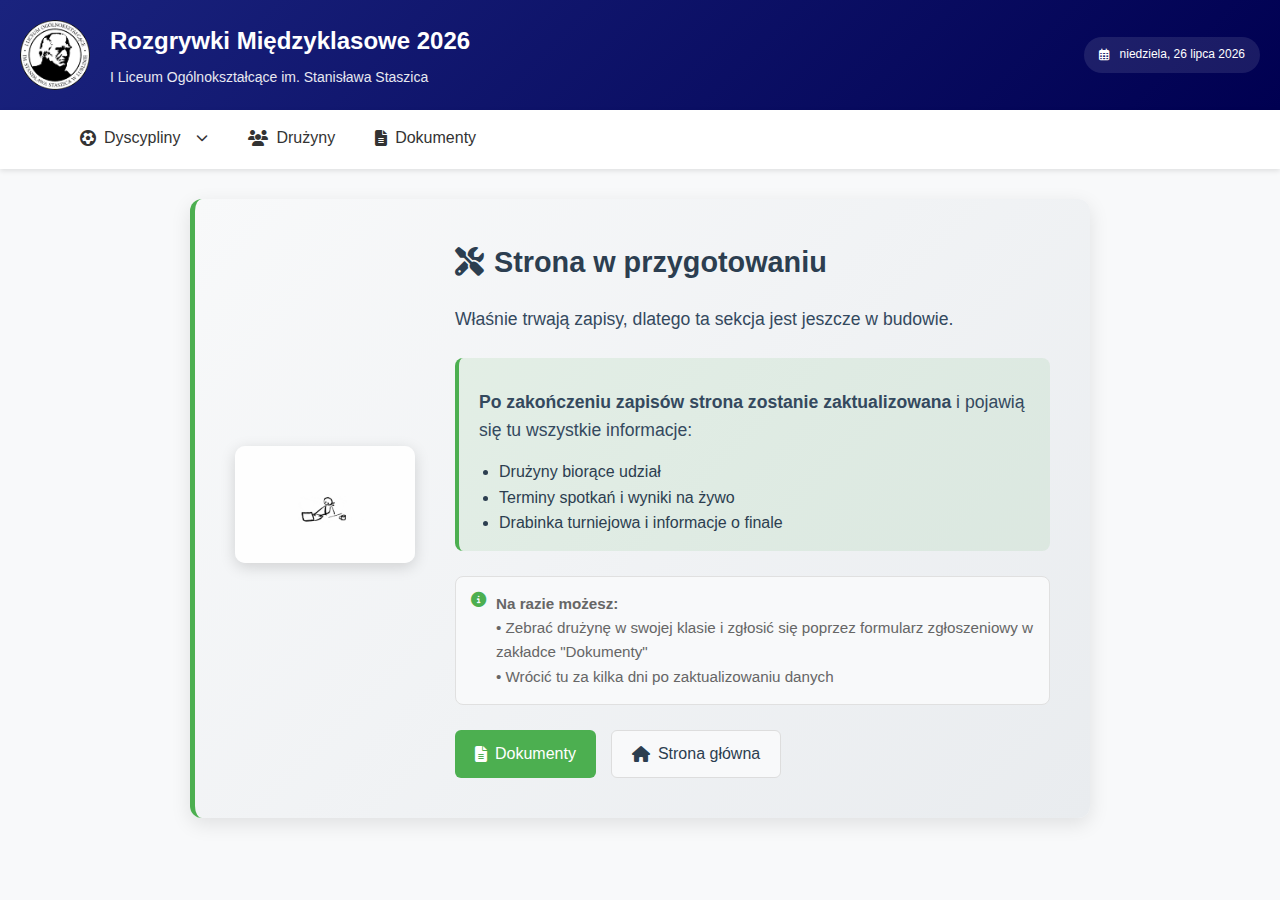
<file: pilka-nozna.html>
<!DOCTYPE html>
<html lang="pl">
<head>
    <meta charset="UTF-8">
    <meta name="viewport" content="width=device-width, initial-scale=1.0">
    <title>Piłka nożna - Rozgrywki Międzyklasowe</title>
    <link rel="stylesheet" href="css/style.css">
    <link rel="stylesheet" href="https://cdnjs.cloudflare.com/ajax/libs/font-awesome/6.4.0/css/all.min.css">
    <!-- DODATKOWE STYLE DLA KOMUNIKATU -->
    <style>
        .construction-notice {
            background: linear-gradient(135deg, #f8f9fa 0%, #e9ecef 100%);
            border-radius: 12px;
            margin: 30px auto;
            padding: 40px;
            max-width: 900px;
            box-shadow: 0 6px 20px rgba(0, 0, 0, 0.1);
            border-left: 5px solid #4CAF50;
            font-family: 'Segoe UI', Tahoma, Geneva, Verdana, sans-serif;
        }
        
        .construction-content {
            display: flex;
            align-items: center;
            gap: 40px;
            flex-wrap: wrap;
            justify-content: center;
        }
        
        .construction-gif-container {
            flex-shrink: 0;
        }
        
        .construction-gif {
            width: 180px; /* Zmniejszony rozmiar */
            height: auto;
            border-radius: 10px;
            box-shadow: 0 4px 15px rgba(0, 0, 0, 0.15);
            transition: transform 0.3s ease;
        }
        
        .construction-gif:hover {
            transform: scale(1.05);
        }
        
        .construction-text {
            flex: 1;
            min-width: 300px;
        }
        
        .construction-text h3 {
            color: #2c3e50;
            margin-bottom: 20px;
            font-size: 1.8em;
            font-weight: 600;
            display: flex;
            align-items: center;
            gap: 10px;
        }
        
        .construction-text p {
            margin: 15px 0;
            font-size: 1.1em;
            line-height: 1.6;
            color: #34495e;
        }
        
        .construction-highlight {
            background-color: rgba(76, 175, 80, 0.1);
            padding: 15px 20px;
            border-radius: 8px;
            border-left: 4px solid #4CAF50;
            margin: 25px 0;
        }
        
        .construction-note {
            background-color: #f8f9fa;
            padding: 15px;
            border-radius: 8px;
            border: 1px solid #e0e0e0;
            margin-top: 20px;
            font-size: 0.95em;
            color: #666;
            display: flex;
            align-items: flex-start;
            gap: 10px;
        }
        
        .construction-buttons {
            display: flex;
            gap: 15px;
            margin-top: 25px;
            flex-wrap: wrap;
        }
        
        .construction-btn {
            padding: 10px 20px;
            border-radius: 6px;
            text-decoration: none;
            font-weight: 500;
            display: inline-flex;
            align-items: center;
            gap: 8px;
            transition: all 0.3s ease;
        }
        
        .construction-btn-primary {
            background-color: #4CAF50;
            color: white;
            border: none;
        }
        
        .construction-btn-primary:hover {
            background-color: #388E3C;
            transform: translateY(-2px);
        }
        
        .construction-btn-secondary {
            background-color: #f8f9fa;
            color: #2c3e50;
            border: 1px solid #ddd;
        }
        
        .construction-btn-secondary:hover {
            background-color: #e9ecef;
            border-color: #4CAF50;
        }
        
        @media (max-width: 768px) {
            .construction-content {
                flex-direction: column;
                text-align: center;
                gap: 25px;
            }
            
            .construction-gif {
                width: 150px;
            }
            
            .construction-text h3 {
                justify-content: center;
            }
            
            .construction-buttons {
                justify-content: center;
            }
            
            .construction-notice {
                margin: 20px 15px;
                padding: 25px;
            }
        }
        
        /* Animacja dla ikonki narzędzi */
        @keyframes tools-animation {
            0% { transform: rotate(0deg); }
            25% { transform: rotate(10deg); }
            50% { transform: rotate(0deg); }
            75% { transform: rotate(-10deg); }
            100% { transform: rotate(0deg); }
        }
        
        .construction-text h3 i {
            animation: tools-animation 2s infinite;
        }
    </style>
</head>
<body>
    <!-- HEADER -->
    <header>
        <div class="school-header">
            <div class="logo-container">
                <a href="index.html" class="logo-link">
                    <div class="logo-placeholder">
                        <img src="logo_szkoly.png" alt="Logo szkoły" class="school-logo">
                    </div>
                </a>
                <a href="index.html" class="title-link">
                    <div class="title-container">
                        <h1 id="pageTitle">Rozgrywki Międzyklasowe 2026</h1>
                        <p class="school-name" id="schoolName"> I Liceum Ogólnokształcące im. Stanisława Staszica</p>
                    </div>
                </a>
            </div>
            <div class="current-date">
                <i class="far fa-calendar-alt"></i>
                <span id="currentDate"></span>
            </div>
        </div>
        
        <!-- NAVIGACJA -->
        <nav class="main-nav">
            <ul class="nav-list">
                <!-- DROPDOWN DYSCYPLINY -->
                <li class="dropdown">
                    <a href="#">
                        <i class="fas fa-futbol"></i> Dyscypliny <i class="fas fa-chevron-down"></i>
                    </a>
                    <div class="dropdown-content">
                        <a href="koszykowka.html"><i class="fas fa-basketball-ball"></i> Koszykówka</a>
                        <a href="siatkowka.html"><i class="fas fa-volleyball-ball"></i> Siatkówka</a>
                        <a href="pilka-nozna.html" class="active"><i class="fas fa-futbol"></i> Piłka nożna</a>
                    </div>
                </li>
                
                <li><a href="druzyny.html"><i class="fas fa-users"></i> Drużyny</a></li>
                <li><a href="dokumenty.html"><i class="fas fa-file-alt"></i> Dokumenty</a></li>
            </ul>
        </nav>
    </header>

<!-- KOMUNIKAT O BUDOWIE STRONY -->
<div class="container">
    <div class="construction-notice">
        <div class="construction-content">
            <div class="construction-gif-container">
                <img src="logos/underconstruction.gif" alt="Strona w budowie" class="construction-gif">
            </div>
            <div class="construction-text">
                <h3><i class="fas fa-tools"></i> Strona w przygotowaniu</h3>
                <p>Właśnie trwają zapisy, dlatego ta sekcja jest jeszcze w budowie.</p>
                
                <div class="construction-highlight">
                    <p><strong>Po zakończeniu zapisów strona zostanie zaktualizowana</strong> i pojawią się tu wszystkie informacje:</p>
                    <ul style="margin: 10px 0 0 20px; color: #2c3e50;">
                        <li>Drużyny biorące udział</li>
                        <li>Terminy spotkań i wyniki na żywo</li>
                        <li>Drabinka turniejowa i informacje o finale</li>
                    </ul>
                </div>
                
                <div class="construction-note">
                    <i class="fas fa-info-circle" style="color: #4CAF50;"></i>
                    <div>
                        <strong>Na razie możesz:</strong><br>
                        • Zebrać drużynę w swojej klasie i zgłosić się poprzez formularz zgłoszeniowy w zakładce "Dokumenty"<br>
                        • Wrócić tu za kilka dni po zaktualizowaniu danych
                    </div>
                </div>
                
                <div class="construction-buttons">
                    <a href="dokumenty.html" class="construction-btn construction-btn-primary">
                        <i class="fas fa-file-alt"></i> Dokumenty
                    </a>
                    <a href="index.html" class="construction-btn construction-btn-secondary">
                        <i class="fas fa-home"></i> Strona główna
                    </a>
                </div>
            </div>
        </div>
    </div>
</div>

<!-- 
    RESZTA STRONY JEST W KOMENTARZU - NIE WIDOCZNA
    ================================================
    
    <main class="container">
        <section class="hero">
            <div class="hero-content">
                <h2><i class="fas fa-futbol"></i> Piłka nożna</h2>
                <p>Mecze, statystyki i tabela ligowa piłki nożnej międzyklasowej</p>
                
                <div class="sport-summary">
                    <div class="summary-item">
                        <i class="fas fa-futbol"></i>
                        <span id="totalMatches">0</span>
                        <small>Meczów</small>
                    </div>
                    <div class="summary-item">
                        <i class="fas fa-flag"></i>
                        <span id="totalTeams">8</span>
                        <small>Drużyn</small>
                    </div>
                </div>
            </div>
        </section>

        ... CAŁA RESZTA KODU STRONY PIŁKI NOŻNEJ ...
        
    </main>

    <script src="js/data.js"></script>
    <script src="js/pilka-nozna.js"></script>
-->

<!-- SKRYPT DO DATY W HEADERZE - MUSI BYĆ POZA KOMENTARZEM, ŻEBY DZIAŁAŁ -->
<script>
    // ===================== FUNKCJE DLA HEADERA =====================
    // Tylko funkcje niezbędne do działania nagłówka
    
    function updateCurrentDate() {
        const now = new Date();
        const options = {
            weekday: 'long',
            year: 'numeric',
            month: 'long',
            day: 'numeric'
        };
        
        const dateString = now.toLocaleDateString('pl-PL', options);
        const dateElement = document.getElementById('currentDate');
        
        if (dateElement) {
            dateElement.textContent = dateString;
        }
    }
    
    // Inicjalizacja przy załadowaniu strony
    document.addEventListener('DOMContentLoaded', function() {
        updateCurrentDate();
        // Aktualizuj datę co minutę
        setInterval(updateCurrentDate, 60000);
    });
    // POPRAWIONY KOD DROPDOWN
    document.addEventListener('DOMContentLoaded', function() {
        const dropdowns = document.querySelectorAll('.dropdown');
        
        dropdowns.forEach(dropdown => {
            const toggle = dropdown.querySelector('a');
            
            toggle.addEventListener('click', function(e) {
                e.preventDefault();
                e.stopPropagation();
                
                const isOpen = dropdown.classList.contains('open');
                
                // Zamknij wszystkie inne dropdowny
                dropdowns.forEach(otherDropdown => {
                    if (otherDropdown !== dropdown) {
                        otherDropdown.classList.remove('open');
                    }
                });
                
                // Otwórz/zamknij aktualny dropdown
                if (!isOpen) {
                    dropdown.classList.add('open');
                    adjustDropdownPosition(dropdown);
                } else {
                    dropdown.classList.remove('open');
                }
            });
        });
        
        // Zamknij po kliknięciu gdzie indziej
        document.addEventListener('click', function(e) {
            if (!e.target.closest('.dropdown')) {
                dropdowns.forEach(dropdown => {
                    dropdown.classList.remove('open');
                });
            }
        });
        
        // Zamknij po ESC
        document.addEventListener('keydown', function(e) {
            if (e.key === 'Escape') {
                dropdowns.forEach(dropdown => {
                    dropdown.classList.remove('open');
                });
            }
        });
        
        // Zamknij po kliknięciu w link
        document.querySelectorAll('.dropdown-content a').forEach(link => {
            link.addEventListener('click', function() {
                dropdowns.forEach(dropdown => {
                    dropdown.classList.remove('open');
                });
            });
        });
        
        // FUNKCJA DOSTOSOWUJĄCA POZYCJĘ DROPDOWNU
        function adjustDropdownPosition(dropdown) {
            setTimeout(() => {
                const content = dropdown.querySelector('.dropdown-content');
                const toggle = dropdown.querySelector('a');
                
                if (!content || !toggle) return;
                
                // Resetujemy klasę
                content.classList.remove('out-of-view');
                
                // Sprawdzamy czy dropdown wyjdzie poza ekran (tylko na mobile)
                if (window.innerWidth <= 768) {
                    const toggleRect = toggle.getBoundingClientRect();
                    const contentWidth = content.offsetWidth;
                    const viewportWidth = window.innerWidth;
                    
                    // Jeśli dropdown wyjdzie poza prawy brzeg ekranu
                    if (toggleRect.left + contentWidth > viewportWidth - 20) {
                        content.classList.add('out-of-view');
                    }
                }
            }, 10);
        }
        
        // Zamknij dropdowny przy zmianie rozmiaru okna
        window.addEventListener('resize', function() {
            dropdowns.forEach(dropdown => {
                dropdown.classList.remove('open');
            });
        });
    });
</script>

</body>
</html>
</file>
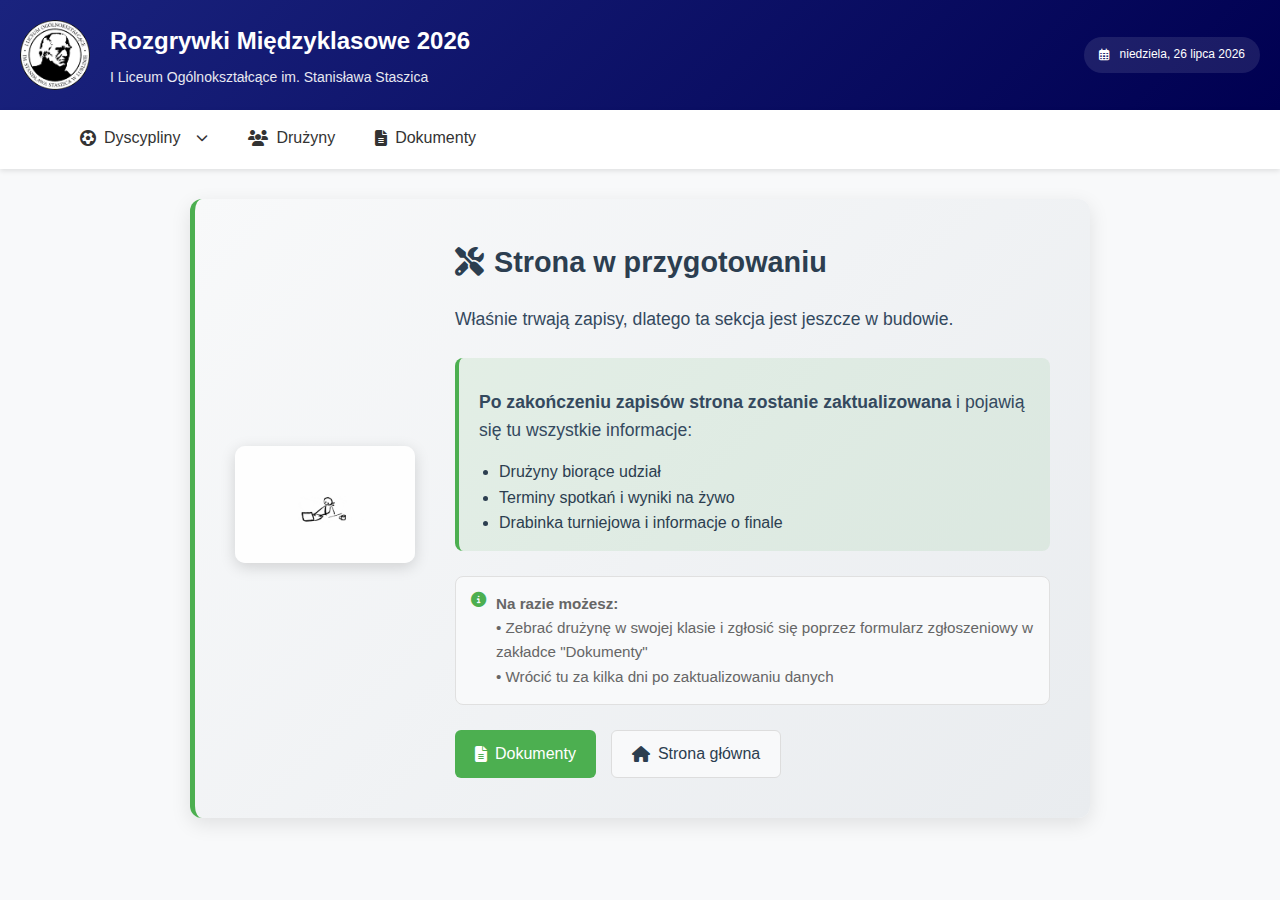
<file: siatkowka.html>
<!DOCTYPE html>
<html lang="pl">
<head>
    <meta charset="UTF-8">
    <meta name="viewport" content="width=device-width, initial-scale=1.0">
    <title>Siatkówka - Rozgrywki Międzyklasowe</title>
    <link rel="stylesheet" href="css/style.css">
    <link rel="stylesheet" href="https://cdnjs.cloudflare.com/ajax/libs/font-awesome/6.4.0/css/all.min.css">
    <!-- DODATKOWE STYLE DLA KOMUNIKATU -->
    <style>
        .construction-notice {
            background: linear-gradient(135deg, #f8f9fa 0%, #e9ecef 100%);
            border-radius: 12px;
            margin: 30px auto;
            padding: 40px;
            max-width: 900px;
            box-shadow: 0 6px 20px rgba(0, 0, 0, 0.1);
            border-left: 5px solid #4CAF50;
            font-family: 'Segoe UI', Tahoma, Geneva, Verdana, sans-serif;
        }
        
        .construction-content {
            display: flex;
            align-items: center;
            gap: 40px;
            flex-wrap: wrap;
            justify-content: center;
        }
        
        .construction-gif-container {
            flex-shrink: 0;
        }
        
        .construction-gif {
            width: 180px; /* Zmniejszony rozmiar */
            height: auto;
            border-radius: 10px;
            box-shadow: 0 4px 15px rgba(0, 0, 0, 0.15);
            transition: transform 0.3s ease;
        }
        
        .construction-gif:hover {
            transform: scale(1.05);
        }
        
        .construction-text {
            flex: 1;
            min-width: 300px;
        }
        
        .construction-text h3 {
            color: #2c3e50;
            margin-bottom: 20px;
            font-size: 1.8em;
            font-weight: 600;
            display: flex;
            align-items: center;
            gap: 10px;
        }
        
        .construction-text p {
            margin: 15px 0;
            font-size: 1.1em;
            line-height: 1.6;
            color: #34495e;
        }
        
        .construction-highlight {
            background-color: rgba(76, 175, 80, 0.1);
            padding: 15px 20px;
            border-radius: 8px;
            border-left: 4px solid #4CAF50;
            margin: 25px 0;
        }
        
        .construction-note {
            background-color: #f8f9fa;
            padding: 15px;
            border-radius: 8px;
            border: 1px solid #e0e0e0;
            margin-top: 20px;
            font-size: 0.95em;
            color: #666;
            display: flex;
            align-items: flex-start;
            gap: 10px;
        }
        
        .construction-buttons {
            display: flex;
            gap: 15px;
            margin-top: 25px;
            flex-wrap: wrap;
        }
        
        .construction-btn {
            padding: 10px 20px;
            border-radius: 6px;
            text-decoration: none;
            font-weight: 500;
            display: inline-flex;
            align-items: center;
            gap: 8px;
            transition: all 0.3s ease;
        }
        
        .construction-btn-primary {
            background-color: #4CAF50;
            color: white;
            border: none;
        }
        
        .construction-btn-primary:hover {
            background-color: #388E3C;
            transform: translateY(-2px);
        }
        
        .construction-btn-secondary {
            background-color: #f8f9fa;
            color: #2c3e50;
            border: 1px solid #ddd;
        }
        
        .construction-btn-secondary:hover {
            background-color: #e9ecef;
            border-color: #4CAF50;
        }
        
        @media (max-width: 768px) {
            .construction-content {
                flex-direction: column;
                text-align: center;
                gap: 25px;
            }
            
            .construction-gif {
                width: 150px;
            }
            
            .construction-text h3 {
                justify-content: center;
            }
            
            .construction-buttons {
                justify-content: center;
            }
            
            .construction-notice {
                margin: 20px 15px;
                padding: 25px;
            }
        }
        
        /* Animacja dla ikonki narzędzi */
        @keyframes tools-animation {
            0% { transform: rotate(0deg); }
            25% { transform: rotate(10deg); }
            50% { transform: rotate(0deg); }
            75% { transform: rotate(-10deg); }
            100% { transform: rotate(0deg); }
        }
        
        .construction-text h3 i {
            animation: tools-animation 2s infinite;
        }
    </style>
</head>
<body>
    <!-- HEADER -->
    <header>
        <div class="school-header">
            <div class="logo-container">
                <a href="index.html" class="logo-link">
                    <div class="logo-placeholder">
                        <img src="logo_szkoly.png" alt="Logo szkoły" class="school-logo">
                    </div>
                </a>
                <a href="index.html" class="title-link">
                    <div class="title-container">
                        <h1 id="pageTitle">Rozgrywki Międzyklasowe 2026</h1>
                        <p class="school-name" id="schoolName"> I Liceum Ogólnokształcące im. Stanisława Staszica</p>
                    </div>
                </a>
            </div>
            <div class="current-date">
                <i class="far fa-calendar-alt"></i>
                <span id="currentDate"></span>
            </div>
        </div>
        
        <!-- NAVIGACJA -->
        <nav class="main-nav">
            <ul class="nav-list">
                <!-- DROPDOWN DYSCYPLINY -->
                <li class="dropdown">
                    <a href="#">
                        <i class="fas fa-futbol"></i> Dyscypliny <i class="fas fa-chevron-down"></i>
                    </a>
                    <div class="dropdown-content">
                        <a href="koszykowka.html"><i class="fas fa-basketball-ball"></i> Koszykówka</a>
                        <a href="siatkowka.html" class="active"><i class="fas fa-volleyball-ball"></i> Siatkówka</a>
                        <a href="pilka-nozna.html"><i class="fas fa-futbol"></i> Piłka nożna</a>
                    </div>
                </li>
                
                <li><a href="druzyny.html"><i class="fas fa-users"></i> Drużyny</a></li>
                <li><a href="dokumenty.html"><i class="fas fa-file-alt"></i> Dokumenty</a></li>
            </ul>
        </nav>
    </header>

<!-- KOMUNIKAT O BUDOWIE STRONY -->
<div class="container">
    <div class="construction-notice">
        <div class="construction-content">
            <div class="construction-gif-container">
                <img src="logos/underconstruction.gif" alt="Strona w budowie" class="construction-gif">
            </div>
            <div class="construction-text">
                <h3><i class="fas fa-tools"></i> Strona w przygotowaniu</h3>
                <p>Właśnie trwają zapisy, dlatego ta sekcja jest jeszcze w budowie.</p>
                
                <div class="construction-highlight">
                    <p><strong>Po zakończeniu zapisów strona zostanie zaktualizowana</strong> i pojawią się tu wszystkie informacje:</p>
                    <ul style="margin: 10px 0 0 20px; color: #2c3e50;">
                        <li>Drużyny biorące udział</li>
                        <li>Terminy spotkań i wyniki na żywo</li>
                        <li>Drabinka turniejowa i informacje o finale</li>
                    </ul>
                </div>
                
                <div class="construction-note">
                    <i class="fas fa-info-circle" style="color: #4CAF50;"></i>
                    <div>
                        <strong>Na razie możesz:</strong><br>
                        • Zebrać drużynę w swojej klasie i zgłosić się poprzez formularz zgłoszeniowy w zakładce "Dokumenty"<br>
                        • Wrócić tu za kilka dni po zaktualizowaniu danych
                    </div>
                </div>
                
                <div class="construction-buttons">
                    <a href="dokumenty.html" class="construction-btn construction-btn-primary">
                        <i class="fas fa-file-alt"></i> Dokumenty
                    </a>
                    <a href="index.html" class="construction-btn construction-btn-secondary">
                        <i class="fas fa-home"></i> Strona główna
                    </a>
                </div>
            </div>
        </div>
    </div>
</div>

<!-- 
    RESZTA STRONY JEST W KOMENTARZU - NIE WIDOCZNA
    ================================================
    
    <main class="container">
        <section class="hero">
            <div class="hero-content">
                <h2><i class="fas fa-volleyball-ball"></i> Siatkówka</h2>
                <p>Mecze, statystyki i tabela ligowa siatkówki międzyklasowej</p>
                
                <div class="sport-summary">
                    <div class="summary-item">
                        <i class="fas fa-volleyball-ball"></i>
                        <span id="totalMatches">0</span>
                        <small>Meczów</small>
                    </div>
                    <div class="summary-item">
                        <i class="fas fa-flag"></i>
                        <span id="totalTeams">9</span>
                        <small>Drużyn</small>
                    </div>
                    
                </div>
            </div>
        </section>

        ... CAŁA RESZTA KODU STRONY SIATKÓWKI ...
        
    </main>

    <script src="js/data.js"></script>
    <script src="js/siatkowka.js"></script>
-->

<!-- SKRYPT DO DATY W HEADERZE - MUSI BYĆ POZA KOMENTARZEM, ŻEBY DZIAŁAŁ -->
<script>
    // ===================== FUNKCJE DLA HEADERA =====================
    // Tylko funkcje niezbędne do działania nagłówka
    
    function updateCurrentDate() {
        const now = new Date();
        const options = {
            weekday: 'long',
            year: 'numeric',
            month: 'long',
            day: 'numeric'
        };
        
        const dateString = now.toLocaleDateString('pl-PL', options);
        const dateElement = document.getElementById('currentDate');
        
        if (dateElement) {
            dateElement.textContent = dateString;
        }
    }
    
    // Inicjalizacja przy załadowaniu strony
    document.addEventListener('DOMContentLoaded', function() {
        updateCurrentDate();
        // Aktualizuj datę co minutę
        setInterval(updateCurrentDate, 60000);
    });
    // POPRAWIONY KOD DROPDOWN
    document.addEventListener('DOMContentLoaded', function() {
        const dropdowns = document.querySelectorAll('.dropdown');
        
        dropdowns.forEach(dropdown => {
            const toggle = dropdown.querySelector('a');
            
            toggle.addEventListener('click', function(e) {
                e.preventDefault();
                e.stopPropagation();
                
                const isOpen = dropdown.classList.contains('open');
                
                // Zamknij wszystkie inne dropdowny
                dropdowns.forEach(otherDropdown => {
                    if (otherDropdown !== dropdown) {
                        otherDropdown.classList.remove('open');
                    }
                });
                
                // Otwórz/zamknij aktualny dropdown
                if (!isOpen) {
                    dropdown.classList.add('open');
                    adjustDropdownPosition(dropdown);
                } else {
                    dropdown.classList.remove('open');
                }
            });
        });
        
        // Zamknij po kliknięciu gdzie indziej
        document.addEventListener('click', function(e) {
            if (!e.target.closest('.dropdown')) {
                dropdowns.forEach(dropdown => {
                    dropdown.classList.remove('open');
                });
            }
        });
        
        // Zamknij po ESC
        document.addEventListener('keydown', function(e) {
            if (e.key === 'Escape') {
                dropdowns.forEach(dropdown => {
                    dropdown.classList.remove('open');
                });
            }
        });
        
        // Zamknij po kliknięciu w link
        document.querySelectorAll('.dropdown-content a').forEach(link => {
            link.addEventListener('click', function() {
                dropdowns.forEach(dropdown => {
                    dropdown.classList.remove('open');
                });
            });
        });
        
        // FUNKCJA DOSTOSOWUJĄCA POZYCJĘ DROPDOWNU
        function adjustDropdownPosition(dropdown) {
            setTimeout(() => {
                const content = dropdown.querySelector('.dropdown-content');
                const toggle = dropdown.querySelector('a');
                
                if (!content || !toggle) return;
                
                // Resetujemy klasę
                content.classList.remove('out-of-view');
                
                // Sprawdzamy czy dropdown wyjdzie poza ekran (tylko na mobile)
                if (window.innerWidth <= 768) {
                    const toggleRect = toggle.getBoundingClientRect();
                    const contentWidth = content.offsetWidth;
                    const viewportWidth = window.innerWidth;
                    
                    // Jeśli dropdown wyjdzie poza prawy brzeg ekranu
                    if (toggleRect.left + contentWidth > viewportWidth - 20) {
                        content.classList.add('out-of-view');
                    }
                }
            }, 10);
        }
        
        // Zamknij dropdowny przy zmianie rozmiaru okna
        window.addEventListener('resize', function() {
            dropdowns.forEach(dropdown => {
                dropdown.classList.remove('open');
            });
        });
    });
</script>

</body>
</html>
</file>
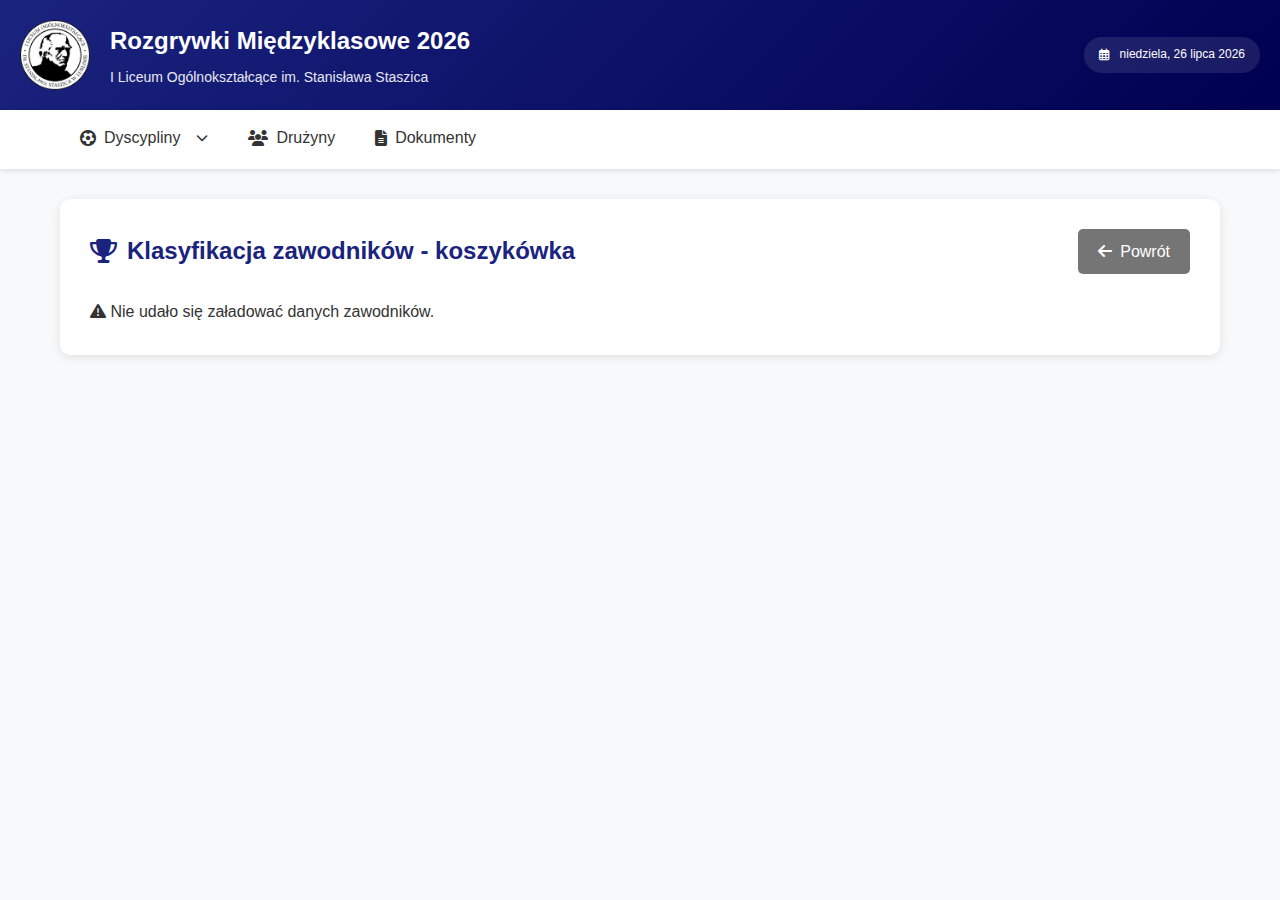
<file: zawodnicy_kosz.html>
<!DOCTYPE html>
<html lang="pl">
<head>
    <meta charset="UTF-8">
    <meta name="viewport" content="width=device-width, initial-scale=1.0">
    <title>Zawodnicy - Koszykówka</title>
    <link rel="icon" type="png" href="logo_szkoly.png">
    <link rel="stylesheet" href="css/style.css">
    <link rel="stylesheet" href="https://cdnjs.cloudflare.com/ajax/libs/font-awesome/6.4.0/css/all.min.css">
    <style>
        /* Dodatkowe style dla tabeli zawodników */
        .players-table-wrapper {
            overflow-x: auto;
            margin-top: 20px;
            border-radius: 8px;
            box-shadow: 0 2px 10px rgba(0,0,0,0.1);
        }

        .players-table {
            width: 100%;
            border-collapse: collapse;
            background: white;
            min-width: 800px; /* Wymusza przewijanie na małych ekranach */
        }

        .players-table th {
            background: var(--primary-color);
            color: white;
            padding: 12px 8px;
            font-weight: 600;
            text-align: center;
            white-space: nowrap;
        }

        .players-table td {
            padding: 10px 8px;
            border-bottom: 1px solid #eee;
            text-align: center;
        }

        .players-table tbody tr:hover {
            background-color: #f5f5f5;
        }

        .players-table .player-name {
            font-weight: 600;
            color: var(--primary-dark);
            text-align: left;
        }

        .players-table .class-badge {
            display: inline-block;
            background: var(--primary-light);
            color: white;
            padding: 2px 8px;
            border-radius: 20px;
            font-size: 0.8rem;
            font-weight: 600;
        }

        .players-table .total-score {
            font-weight: 700;
            color: var(--primary-color);
            font-size: 1.1rem;
        }

        .players-table .game-score {
            font-family: monospace;
            font-weight: 500;
        }

        .empty-score {
            color: #ccc;
            font-size: 0.9rem;
        }

        .section-header .btn-back {
            background: var(--gray-color);
            color: white;
            border: none;
            padding: 10px 20px;
            border-radius: 5px;
            cursor: pointer;
            display: flex;
            align-items: center;
            gap: 8px;
            transition: all 0.3s;
            text-decoration: none;
        }

        .section-header .btn-back:hover {
            background: #555;
            transform: translateY(-2px);
        }
        .players-table td:first-child {
            color: var(--gray-color);
            font-weight: 100;
        }
    </style>
</head>
<body>
    <header>
        <div class="school-header">
            <div class="logo-container">
                <a href="index.html" class="logo-link">
                    <div class="logo-placeholder">
                        <img src="logo_szkoly.png" alt="Logo szkoły" class="school-logo">
                    </div>
                </a>
                <a href="index.html" class="title-link">
                    <div class="title-container">
                        <h1 id="pageTitle">Rozgrywki Międzyklasowe 2026</h1>
                        <p class="school-name" id="schoolName"> I Liceum Ogólnokształcące im. Stanisława Staszica</p>
                    </div>
                </a>
            </div>
            <div class="current-date">
                <i class="far fa-calendar-alt"></i>
                <span id="currentDate"></span>
            </div>
        </div>
        <nav class="main-nav">
            <ul class="nav-list">
                <li class="dropdown">
                    <a href="#">
                        <i class="fas fa-futbol"></i> Dyscypliny <i class="fas fa-chevron-down"></i>
                    </a>
                    <div class="dropdown-content">
                        <a href="koszykowka.html"><i class="fas fa-basketball-ball"></i> Koszykówka</a>
                        <a href="siatkowka.html"><i class="fas fa-volleyball-ball"></i> Siatkówka</a>
                        <a href="pilka-nozna.html"><i class="fas fa-futbol"></i> Piłka nożna</a>
                    </div>
                </li>
                <li><a href="druzyny.html"><i class="fas fa-users"></i> Drużyny</a></li>
                <li><a href="dokumenty.html"><i class="fas fa-file-alt"></i> Dokumenty</a></li>
            </ul>
        </nav>
    </header>

    <main class="container">
        <section class="section">
            <div class="section-header">
                <h2><i class="fas fa-trophy"></i> Klasyfikacja zawodników - koszykówka</h2>
                <a href="koszykowka.html" class="btn-back"><i class="fas fa-arrow-left"></i> Powrót</a>
            </div>
            <div id="playersTableContainer">
                <!-- Tabela zostanie wstawiona przez JavaScript -->
            </div>
        </section>
    </main>

    <script>
        function updateCurrentDate() {
            const now = new Date();
            const options = { weekday: 'long', year: 'numeric', month: 'long', day: 'numeric' };
            const dateString = now.toLocaleDateString('pl-PL', options);
            document.getElementById('currentDate').textContent = dateString;
        }
        document.addEventListener('DOMContentLoaded', function() {
            updateCurrentDate();
            setInterval(updateCurrentDate, 60000);
        });

        document.addEventListener('DOMContentLoaded', function() {
            const dropdowns = document.querySelectorAll('.dropdown');
            dropdowns.forEach(dropdown => {
                const toggle = dropdown.querySelector('a');
                toggle.addEventListener('click', function(e) {
                    e.preventDefault();
                    e.stopPropagation();
                    const isOpen = dropdown.classList.contains('open');
                    dropdowns.forEach(other => other.classList.remove('open'));
                    if (!isOpen) dropdown.classList.add('open');
                });
            });
            document.addEventListener('click', function(e) {
                if (!e.target.closest('.dropdown')) {
                    dropdowns.forEach(d => d.classList.remove('open'));
                }
            });
        });
    </script>

    <script>
        (function() {
            const SPREADSHEET_ID = '1qLCQ-6uTyusQRsY23d0tvtEx2XcYmR4MLuwGVriow58';
            const SHEET_NAME = 'zawodnicy_kosz';
            // Zakres: od A2 do Z (zakładamy maksymalnie 26 kolumn, wystarczy)
            const RANGE = 'A2:Z1000'; 
            const dataUrl = `https://docs.google.com/spreadsheets/d/${SPREADSHEET_ID}/gviz/tq?tqx=out:json&sheet=${SHEET_NAME}&range=${RANGE}`;

            const container = document.getElementById('playersTableContainer');

            function showLoading() {
                container.innerHTML = '<div class="loading-spinner"><i class="fas fa-spinner fa-spin fa-3x"></i><p>Ładowanie danych zawodników...</p></div>';
            }

            function displayError(message) {
                container.innerHTML = `<div class="error-message"><i class="fas fa-exclamation-triangle"></i> ${message}</div>`;
            }

            function renderPlayersTable(players) {
                if (players.length === 0) {
                    container.innerHTML = '<div class="empty-state"><i class="far fa-frown"></i><p>Brak danych zawodników</p></div>';
                    return;
                }

                // Określamy liczbę kolumn gier (wszystkie kolumny poza indeksami 0-3)
                const gameColumnsCount = players[0].scores.length;

                // Generujemy nagłówki dla gier
                let gameHeaders = '';
                for (let i = 1; i <= gameColumnsCount; i++) {
                    gameHeaders += `<th>Gra ${i}</th>`;
                }

                let html = `
                    <div class="players-table-wrapper">
                        <table class="players-table">
                            <thead>
                                <tr>
                                    <th>Miejsce</th>
                                    <th>Zawodnik</th>
                                    <th>Klasa</th>
                                    <th>Suma</th>
                                    ${gameHeaders}
                                </tr>
                            </thead>
                            <tbody>
                `;

                players.forEach((player, index) => {
                    const miejsce = index + 1;
                    // Połącz imię i nazwisko
                    const fullName = `${player.firstName} ${player.lastName}`.trim();
                    // Klasa w badge
                    const klasaBadge = `<span class="class-badge">${player.class}</span>`;

                    // Komórki z wynikami gier
                    let gameCells = '';
                    player.scores.forEach(score => {
                        if (score && score !== '') {
                            gameCells += `<td class="game-score">${score}</td>`;
                        } else {
                            gameCells += `<td class="empty-score">-</td>`;
                        }
                    });

                    html += `
                        <tr>
                            <td><strong>${miejsce}</strong></td>
                            <td class="player-name">${fullName}</td>
                            <td>${klasaBadge}</td>
                            <td class="total-score">${player.total}</td>
                            ${gameCells}
                        </tr>
                    `;
                });

                html += `</tbody></table></div>`;
                container.innerHTML = html;
            }

            function loadPlayers() {
                showLoading();

                fetch(dataUrl)
                    .then(response => {
                        if (!response.ok) throw new Error('Błąd sieci');
                        return response.text();
                    })
                    .then(text => {
                        const jsonText = text.match(/google\.visualization\.Query\.setResponse\((.*)\);/);
                        if (!jsonText) throw new Error('Nieprawidłowa odpowiedź z Google Sheets');
                        
                        const data = JSON.parse(jsonText[1]);
                        const rows = data.table.rows;

                        if (!rows || rows.length === 0) {
                            container.innerHTML = '<div class="empty-state"><i class="far fa-frown"></i><p>Brak danych zawodników</p></div>';
                            return;
                        }

                        // Mapowanie wierszy na obiekty zawodników
                        const players = rows.map(row => {
                            const cells = row.c;
                            // Zakładamy: indeks 0: Imię, 1: Nazwisko, 2: Klasa, 3: Suma, 4... : gry
                            const firstName = cells[0]?.v || '';
                            const lastName = cells[1]?.v || '';
                            const klasa = cells[2]?.v || '';
                            const total = cells[3]?.v || '0';
                            // Pozostałe komórki to gry (od indeksu 4 do końca)
                            const scores = [];
                            for (let i = 4; i < cells.length; i++) {
                                scores.push(cells[i]?.v || '');
                            }
                            return {
                                firstName,
                                lastName,
                                class: klasa,
                                total: parseInt(total) || 0,
                                scores
                            };
                        });

                        // Filtrujemy tych, którzy mają przynajmniej imię i nazwisko (opcjonalnie)
                        const validPlayers = players.filter(p => p.firstName || p.lastName);

                        // Sortowanie: najpierw po total (malejąco), potem po klasie (alfabetycznie)
                        validPlayers.sort((a, b) => {
                            if (a.total !== b.total) return b.total - a.total;
                            return (a.class || '').localeCompare(b.class || '');
                        });

                        renderPlayersTable(validPlayers);
                    })
                    .catch(error => {
                        console.error('Błąd ładowania zawodników:', error);
                        displayError('Nie udało się załadować danych zawodników.');
                    });
            }

            document.addEventListener('DOMContentLoaded', loadPlayers);
            // Odświeżanie co 20 minut (opcjonalnie)
            setInterval(loadPlayers, 1200000);
        })();
    </script>
</body>
</html>
</file>
<file: css/style.css>
/* RESET */
* {
    margin: 0;
    padding: 0;
    box-sizing: border-box;
}

:root {
    --primary-color: #1a237e;
    --primary-light: #534bae;
    --primary-dark: #000051;
    --secondary-color: #00b0ff;
    --success-color: #4caf50;
    --warning-color: #ff9800;
    --danger-color: #f44336;
    --light-color: #f5f5f5;
    --dark-color: #333;
    --gray-color: #757575;
}

body {
    font-family: 'Segoe UI', Tahoma, Geneva, Verdana, sans-serif;
    line-height: 1.6;
    color: var(--dark-color);
    background-color: #f8f9fa;
}

.container {
    max-width: 1200px;
    margin: 0 auto;
    padding: 0 20px;
}

/* HEADER */
.school-header {
    background: linear-gradient(135deg, var(--primary-color) 0%, var(--primary-dark) 100%);
    color: white;
    padding: 20px;
    display: flex;
    justify-content: space-between;
    align-items: center;
    flex-wrap: wrap;
}

.logo-container {
    display: flex;
    align-items: center;
    gap: 20px;
}

.logo-placeholder {
    width: 70px;
    height: 70px;
    background: rgba(255, 255, 255, 0.1);
    border-radius: 50%;
    display: flex;
    align-items: center;
    justify-content: center;
    font-size: 30px;
}

.school-logo {
    width: 100%;
    height: 100%;
    object-fit: contain;
    border-radius: 50%;
}

.title-container h1 {
    font-size: 24px;
    margin-bottom: 5px;
}

.school-name {
    font-size: 14px;
    opacity: 0.9;
}

.current-date {
    display: flex;
    align-items: center;
    gap: 10px;
    font-size: 12px;
    background: rgba(255, 255, 255, 0.1);
    padding: 8px 15px;
    border-radius: 20px;
}

/* NAVIGATION - POPRAWIONE */
.main-nav {
    background: white;
    box-shadow: 0 2px 5px rgba(0,0,0,0.1);
    position: sticky;
    top: 0;
    z-index: 1000;
    overflow: visible !important;
}

.nav-list {
    display: flex;
    list-style: none;
    max-width: 1200px;
    margin: 0 auto;
    padding: 0 20px;
    position: relative;
    overflow: visible !important;
}

.nav-list li {
    position: relative;
}

.nav-list a {
    display: flex;
    align-items: center;
    gap: 8px;
    padding: 15px 20px;
    color: var(--dark-color);
    text-decoration: none;
    transition: all 0.3s;
    border-bottom: 3px solid transparent;
    white-space: nowrap;
}

.nav-list a:hover {
    background: var(--light-color);
    color: var(--primary-color);
}

.nav-list a.active {
    color: var(--primary-color);
    border-bottom-color: var(--primary-color);
    background: rgba(26, 35, 126, 0.05);
}

/* DROPDOWN - UPROSZCZONY I SPÓJNY DLA WSZYSTKICH URZĄDZEŃ */
.dropdown {
    position: relative;
}

.dropdown-content {
    display: none;
    position: absolute;
    background: white;
    min-width: 220px;
    box-shadow: 0 8px 25px rgba(0,0,0,0.15);
    border-radius: 8px;
    z-index: 1001;
    top: 100%;
    left: 0;
    margin-top: 0;
}

.dropdown.open .dropdown-content {
    display: block;
}

.dropdown .fa-chevron-down {
    transition: transform 0.3s ease;
    margin-left: 8px;
    font-size: 12px;
}

.dropdown.open .fa-chevron-down {
    transform: rotate(180deg);
}

/* Style dla linków w dropdown */
.dropdown-content a {
    display: flex;
    align-items: center;
    gap: 12px;
    padding: 12px 20px;
    text-decoration: none;
    border-bottom: 0px solid #eee;
    transition: all 0.2s;
    font-size: 15px;
    white-space: nowrap;
}

.dropdown-content a:last-child {
    border-bottom: none;
}

.dropdown-content a:hover {
    background: var(--light-color);
    color: var(--primary-color);
}

.dropdown-content a i {
    width: 20px;
    text-align: center;
    color: var(--primary-color);
}

.dropdown.open > a {
    color: var(--primary-color);
    background: rgba(26, 35, 126, 0.05);
    border-bottom-color: var(--primary-color);
}

/* HERO SECTION */
.hero {
    background: linear-gradient(rgba(26, 35, 126, 0.9), rgba(26, 35, 126, 0.7));
    background-size: cover;
    background-position: center;
    color: white;
    padding: 60px 20px;
    margin: 30px 0;
    border-radius: 10px;
    text-align: center;
}

.hero-content h2 {
    font-size: 32px;
    margin-bottom: 15px;
}

.hero-content p {
    font-size: 18px;
    opacity: 0.9;
    margin-bottom: 30px;
}

/* COUNTDOWN */
.countdown-container {
    margin-top: 30px;
}

.countdown {
    display: flex;
    justify-content: center;
    gap: 20px;
    margin-top: 15px;
}

.countdown-item {
    background: rgba(255, 255, 255, 0.2);
    padding: 15px;
    border-radius: 10px;
    min-width: 80px;
}

.countdown-item span {
    font-size: 32px;
    font-weight: bold;
    display: block;
    line-height: 1;
}

.countdown-item small {
    font-size: 14px;
    opacity: 0.8;
}

/* SECTIONS */
.section {
    background: white;
    padding: 30px;
    margin: 30px 0;
    border-radius: 10px;
    box-shadow: 0 2px 10px rgba(0,0,0,0.1);
}

.section-header {
    display: flex;
    justify-content: space-between;
    align-items: center;
    margin-bottom: 25px;
    flex-wrap: wrap;
    gap: 15px;
}

.section-header h2 {
    color: var(--primary-color);
    display: flex;
    align-items: center;
    gap: 10px;
}

/* BUTTONS */
.btn-refresh {
    background: var(--primary-color);
    color: white;
    border: none;
    padding: 10px 20px;
    border-radius: 5px;
    cursor: pointer;
    display: flex;
    align-items: center;
    gap: 8px;
    transition: all 0.3s;
    text-transform: none;
    appearance: none;
    font-family: 'Segoe UI','Segoe UI', Tahoma, Geneva, Verdana, sans-serif;
}

.btn-refresh:hover {
    background: var(--primary-dark);
    transform: translateY(-2px);
}

.btn-refresh-large {
    background: var(--primary-color);
    color: white;
    border: none;
    padding: 15px 25px;
    border-radius: 5px;
    cursor: pointer;
    display: flex;
    align-items: center;
    gap: 12px;
    font-size: 16px;
    transition: all 0.3s;
    margin-bottom: 10px;
}

.btn-refresh-large:hover {
    background: var(--primary-dark);
}

.btn-sport {
    display: inline-block;
    background: var(--primary-color);
    color: white;
    text-decoration: none;
    padding: 10px 20px;
    border-radius: 5px;
    margin-top: 15px;
    transition: all 0.3s;
}

.btn-sport:hover {
    background: var(--primary-dark);
}

/* TABLE STYLES */
.table-container {
    overflow-x: auto;
    border-radius: 8px;
    border: 1px solid #eee;
    margin: 0 -5px;
    padding: 0 5px;
}

.sports-table {
    width: 100%;
    border-collapse: collapse;
    min-width: 600px;
}

.sports-table th {
    background: var(--primary-color);
    color: white;
    padding: 15px;
    text-align: center;
    font-weight: 600;
    font-size: 0.95em;
    white-space: nowrap;
}

.sports-table td {
    padding: 12px 10px;
    border-bottom: 1px solid #eee;
    text-align: center;
}

.sports-table tbody tr:hover {
    background: rgba(26, 35, 126, 0.05);
}

.sports-table tbody tr.champion {
    background: rgba(255, 215, 0, 0.1);
}

.sports-table tbody tr.europe {
    background: rgba(0, 176, 255, 0.05);
}

.team-name {
    font-size: 1.1em;
    color: var(--primary-color);
    display: block;
    margin-bottom: 2px;
}

.team-class {
    font-size: 0.85em;
    color: var(--gray-color);
    opacity: 0.8;
}

.total-points {
    color: var(--primary-dark);
    font-size: 1.2em;
    font-weight: bold;
}

/* LEGEND */
.legend {
    display: flex;
    gap: 20px;
    margin-top: 20px;
    flex-wrap: wrap;
}

.legend-item {
    display: flex;
    align-items: center;
    gap: 8px;
    font-size: 14px;
}

.legend-color {
    width: 20px;
    height: 20px;
    border-radius: 4px;
}

/* SPORTS CARDS */
.sports-grid {
    display: grid;
    grid-template-columns: repeat(auto-fit, minmax(280px, 1fr));
    gap: 20px;
    margin-top: 20px;
}

.sport-card {
    background: linear-gradient(135deg, #f5f7fa 0%, #c3cfe2 100%);
    padding: 25px;
    border-radius: 10px;
    text-align: center;
    transition: all 0.3s;
}

.sport-card:hover {
    transform: translateY(-5px);
    box-shadow: 0 10px 20px rgba(0,0,0,0.1);
}

.sport-icon {
    font-size: 48px;
    margin-bottom: 15px;
    color: var(--primary-color);
}

.sport-stats {
    display: flex;
    justify-content: center;
    gap: 30px;
    margin: 20px 0;
}

.stat {
    text-align: center;
}

.stat-value {
    display: block;
    font-size: 28px;
    font-weight: bold;
    color: var(--primary-color);
    line-height: 1;
}

.stat-label {
    font-size: 12px;
    color: var(--gray-color);
    margin-top: 5px;
}

/* MATCH CARDS */
.matches-grid {
    display: grid;
    grid-template-columns: repeat(auto-fill, minmax(320px, 1fr));
    gap: 20px;
    margin-top: 20px;
}

.match-card {
    border: 1px solid #eee;
    border-radius: 8px;
    padding: 20px;
    transition: all 0.3s;
    position: relative;
}

.match-card:hover {
    box-shadow: 0 5px 15px rgba(0,0,0,0.1);
    transform: translateY(-3px);
}

.match-card.today {
    border-left: 4px solid var(--success-color);
}

.match-header {
    display: flex;
    justify-content: space-between;
    margin-bottom: 15px;
    padding-bottom: 10px;
    border-bottom: 1px solid #eee;
}

.match-sport {
    background: var(--primary-light);
    color: white;
    padding: 4px 12px;
    border-radius: 20px;
    font-size: 12px;
}

.match-date {
    color: var(--gray-color);
    font-size: 14px;
}

.match-teams {
    display: flex;
    align-items: center;
    justify-content: space-between;
    margin-bottom: 15px;
}

.team {
    flex: 1;
    text-align: center;
}

.team-name {
    font-weight: bold;
    display: block;
    margin-bottom: 5px;
}

.vs {
    padding: 0 15px;
    font-weight: bold;
    color: var(--primary-color);
}

.match-result {
    background: var(--light-color);
    padding: 8px;
    border-radius: 8px;
    text-align: center;
    font-weight: bold;
    color: var(--primary-color);
    margin-bottom: 10px;
}

.match-status {
    display: inline-block;
    padding: 4px 12px;
    border-radius: 20px;
    font-size: 12px;
    margin-top: 10px;
}

.status-upcoming {
    background: #e3f2fd;
    color: var(--secondary-color);
}

.status-live {
    background: #ffebee;
    color: var(--danger-color);
    animation: pulse 1.5s infinite;
}

@keyframes pulse {
    0% { opacity: 1; }
    50% { opacity: 0.6; }
    100% { opacity: 1; }
}

/* ANNOUNCEMENTS */
.announcements-list {
    margin-top: 20px;
}

.announcement {
    display: flex;
    gap: 15px;
    padding: 20px;
    border-left: 4px solid var(--primary-light);
    background: var(--light-color);
    margin-bottom: 15px;
    border-radius: 8px;
    transition: all 0.3s;
}

.announcement:hover {
    transform: translateX(5px);
}

.announcement.important {
    border-left-color: var(--warning-color);
    background: #fff8e1;
}

.announcement-icon {
    font-size: 24px;
    color: var(--primary-color);
}

.announcement.important .announcement-icon {
    color: var(--warning-color);
}

.announcement-content h3 {
    margin-bottom: 5px;
    color: var(--primary-color);
}

.announcement-content p {
    color: var(--dark-color);
    margin-bottom: 5px;
}

.announcement-date {
    font-size: 12px;
    color: var(--gray-color);
}

/* FOOTER */
footer {
    background: var(--primary-dark);
    color: white;
    margin-top: 40px;
}

.footer-content {
    max-width: 1200px;
    margin: 0 auto;
    padding: 40px 20px;
    display: grid;
    grid-template-columns: repeat(auto-fit, minmax(250px, 1fr));
    gap: 40px;
}

.footer-section h4 {
    margin-bottom: 15px;
    display: flex;
    align-items: center;
    gap: 10px;
}

.footer-section p {
    margin-bottom: 8px;
    opacity: 0.9;
}

.footer-hint {
    font-size: 12px;
    opacity: 0.7;
}

.footer-bottom {
    background: rgba(0, 0, 0, 0.2);
    padding: 20px;
    text-align: center;
    font-size: 14px;
}

.version {
    font-size: 12px;
    opacity: 0.7;
    margin-top: 10px;
}

/* RESPONSYWNOŚĆ - POPRAWIONE DLA MOBILE */
@media (max-width: 768px) {
    .school-header {
        flex-direction: column;
        text-align: center;
        gap: 15px;
    }
    
    .logo-container {
        flex-direction: column;
        gap: 10px;
    }
    
    /* NAWIGACJA NA MOBILE - BEZ SCROLLOWANIA */
    .nav-list {
        flex-wrap: wrap;
        justify-content: center;
        padding: 0 10px;
        overflow-x: visible !important;
        overflow-y: visible !important;
    }
    
    .nav-list li {
        flex: 0 0 auto;
        width: auto;
    }
    
    .nav-list a {
        padding: 12px 15px;
        font-size: 14px;
        white-space: nowrap;
    }
    
    /* DROPDOWN NA MOBILE - TAKI SAM JAK NA DESKTOP */
    .dropdown-content {
        position: absolute !important;
        top: 100% !important;
        left: 0 !important;
        min-width: 200px !important;
        max-width: 90vw !important;
        z-index: 1001 !important;
        box-shadow: 0 8px 25px rgba(0,0,0,0.15) !important;
    }
    
    /* Jeśli dropdown wyjdzie poza ekran, przesuń go w lewo */
    .dropdown-content.out-of-view {
        left: auto !important;
        right: 0 !important;
    }
    
    .hero {
        padding: 40px 15px;
        margin: 20px 0;
    }
    
    .hero-content h2 {
        font-size: 24px;
    }
    
    .countdown {
        flex-wrap: wrap;
        gap: 10px;
    }
    
    .countdown-item {
        min-width: 70px;
        padding: 12px;
    }
    
    .countdown-item span {
        font-size: 28px;
    }
    
    .section {
        padding: 20px 15px;
        margin: 20px 0;
    }
    
    .title-container h1 {
        font-size: 20px;
    }
    
    .sports-grid,
    .matches-grid {
        grid-template-columns: 1fr;
    }
    
    .footer-content {
        grid-template-columns: 1fr;
        gap: 30px;
    }
    
    .table-container {
        font-size: 14px;
    }
    
    .sports-table th,
    .sports-table td {
        padding: 10px 8px;
    }
}

@media (max-width: 480px) {
    .nav-list a {
        padding: 10px 12px;
        font-size: 13px;
    }
    
    .dropdown-content {
        min-width: 180px !important;
    }
    
    .dropdown-content a {
        padding: 10px 15px;
        font-size: 14px;
    }
    
    .hero {
        padding: 30px 10px;
    }
    
    .countdown-item {
        min-width: 60px;
        padding: 10px;
    }
    
    .countdown-item span {
        font-size: 24px;
    }
    
    .section {
        padding: 15px;
    }
    
    .sport-stats {
        flex-direction: column;
        gap: 15px;
    }
    
    .legend {
        flex-direction: column;
        gap: 10px;
    }
    
    .logo-placeholder {
        width: 50px;
        height: 50px;
    }
}

/* DODATKOWE STYLE */
.empty-state {
    text-align: center;
    padding: 40px 20px;
    color: var(--gray-color);
}

.empty-state i {
    font-size: 48px;
    margin-bottom: 15px;
    display: block;
    opacity: 0.5;
}

.empty-state p {
    font-size: 16px;
}

/* STYLE DLA GRUP SIATKÓWKI */
.sports-table tbody tr.advancing {
    background: rgba(76, 175, 80, 0.1) !important;
    border-left: 4px solid #4caf50;
}

.sports-table tbody tr.relegation {
    background: rgba(244, 67, 54, 0.05) !important;
    border-left: 4px solid #f44336;
}

.sports-table tbody tr.middle {
    background: transparent !important;
    border-left: 4px solid transparent;
}

.total-points {
    color: #2196f3;
    font-size: 1.1em;
}

.match-quarters {
    font-size: 0.9em;
    color: #666;
    margin-top: 5px;
}

.goal-count {
    color: #2196f3;
    font-size: 1.1em;
}

.yellow-card {
    background: #ffeb3b;
    color: #333;
    padding: 2px 6px;
    border-radius: 3px;
    font-weight: bold;
}

.red-card {
    background: #f44336;
    color: white;
    padding: 2px 6px;
    border-radius: 3px;
    font-weight: bold;
}

.match-half {
    font-size: 0.9em;
    color: #666;
    margin-top: 5px;
}

/* RANKING */
.ranking-grid {
    display: grid;
    grid-template-columns: repeat(auto-fit, minmax(350px, 1fr));
    gap: 2rem;
    margin-top: 2rem;
}

.ranking-card {
    background: white;
    border-radius: 12px;
    padding: 1.5rem;
    box-shadow: 0 8px 30px rgba(0, 0, 0, 0.05);
}

.ranking-title {
    font-size: 1.3rem;
    margin-bottom: 1.5rem;
    color: var(--primary-color);
    text-align: center;
    font-weight: 600;
}

.ranking-table {
    width: 100%;
    border-collapse: collapse;
}

.ranking-table th {
    background: var(--primary-color);
    color: white;
    padding: 15px;
    text-align: center;
    font-weight: 600;
}

.ranking-table td {
    padding: 0.8rem;
    border-bottom: 1px solid #eee;
    text-align: center;
}

.merged-row {
    font-weight: bold;
    background-color: rgba(67, 97, 238, 0.15) !important;
}
/* STYLE DLA TABELI KLASYFIKACJI - RESPONSYWNE */
.table-container {
    overflow-x: auto;
    border-radius: 8px;
    border: 1px solid #eee;
    margin: 0 -5px;
    padding: 0 5px;
}

.sports-table {
    width: 100%;
    border-collapse: collapse;
    min-width: 0; /* Usunięto sztywną min-width */
}

.sports-table th {
    background: var(--primary-color);
    color: white;
    padding: 12px 8px;
    text-align: center;
    font-weight: 600;
    font-size: 0.9em;
    white-space: nowrap;
}

.sports-table td {
    padding: 10px 8px;
    border-bottom: 1px solid #eee;
    font-size: 0.95em;
}



/* Kolumna drużyny zajmuje więcej miejsca */
.sports-table th:nth-child(2),
.sports-table td:nth-child(2) {
    width: 40%;
    min-width: 120px;
}

/* Kolumna miejsca wąska */
.sports-table th:nth-child(1),
.sports-table td:nth-child(1) {
    width: 10%;
    min-width: 40px;
}

/* Kompaktowy styl dla nazwy drużyny */
.team-name-compact {
    font-size: 1em;
    font-weight: bold;
    color: var(--primary-color);
    margin-bottom: 3px;
    line-height: 1.2;
}

.team-class-compact {
    font-size: 0.8em;
    color: var(--gray-color);
    background: #f0f0f0;
    padding: 2px 8px;
    border-radius: 4px;
    display: inline-block;
    margin-top: 3px;
}

/* MEDIA QUERIES DLA TELEFONÓW */
@media (max-width: 768px) {
    .sports-table th,
    .sports-table td {
        padding: 10px 6px;
        font-size: 0.9em;
    }
    
    .sports-table td:nth-child(3),
    .sports-table td:nth-child(4),
    .sports-table td:nth-child(5),
    .sports-table td:nth-child(6) {
        font-size: 1em;
    }
    
    .team-name-compact {
        font-size: 0.9em;
    }
    
    .team-class-compact {
        font-size: 0.75em;
        padding: 1px 6px;
    }
}

@media (max-width: 480px) {
    .sports-table th,
    .sports-table td {
        padding: 10px 6px;
        font-size: 0.9em;
    }
    
    .sports-table td:nth-child(3),
    .sports-table td:nth-child(4),
    .sports-table td:nth-child(5),
    .sports-table td:nth-child(6) {
        font-size: 1em;
    }
    
    .team-name-compact {
        font-size: 0.9em;
    }
    
    .team-class-compact {
        font-size: 0.75em;
        padding: 1px 6px;
    }
}

/* Style dla pustego stanu */
.empty-state {
    text-align: center;
    padding: 60px 20px;
    color: var(--gray-color);
    background: white;
    border-radius: 12px;
    box-shadow: 0 4px 20px rgba(0, 0, 0, 0.05);
    margin: 40px 0;
}

.empty-state i {
    font-size: 64px;
    margin-bottom: 20px;
    display: block;
    opacity: 0.3;
    color: var(--primary-color);
}

.empty-state p {
    font-size: 18px;
    margin-bottom: 10px;
    color: var(--dark-color);
}

.empty-state-sub {
    font-size: 14px;
    color: var(--gray-color);
}

/* Domyślnie pokazuj pełne teksty */
.short-text {
    display: none;
}

/* Na małych ekranach pokazuj skrócone */
@media (max-width: 600px) {
    .full-text {
        display: none;
    }
    
    .short-text {
        display: inline;
    }
}
.full-text {
    display: inline;
}
.short-text {
    display: none;
}
/* Na średnich ekranach skróć niektóre nagłówki */
@media (max-width: 768px) {
    .sports-table th span.full-text {
        font-size: 0.85em;
    }
}

/* Na małych ekranach pokazuj skrócone wersje */
@media (max-width: 600px) {
    .full-text {
        display: none;
    }
    .short-text {
        display: inline;
    }
    
    /* Pomniejsz wszystkie nagłówki */
    .sports-table th {
        font-size: 0.8em;
        padding: 10px 3px;
    }
}

/* Na bardzo małych ekranach jeszcze mniejsze */
@media (max-width: 400px) {
    .sports-table th {
        font-size: 0.75em;
        padding: 8px 2px;
    }
    
    .short-text {
        font-size: 0.9em;
    }
}
/* Dla bardzo wąskich ekranów - jeszcze bardziej kompaktowo */
@media (max-width: 350px) {
    .sports-table {
        min-width: 500px; /* Mniejsza minimalna szerokość */
    }
    
    .sports-table th,
    .sports-table td {
        padding: 6px 2px;
        font-size: 0.75em;
    }
    
    .team-name-compact {
        font-size: 0.8em;
    }
    
    .team-class-compact {
        font-size: 0.65em;
        padding: 1px 3px;
    }
}
/* NAPRAWIONE: Widoczność nagłówków na bardzo wąskich ekranach */
@media (max-width: 400px) {
    .sports-table th {
        font-size: 0.85em !important; /* Zwiększone z 0.75em */
        padding: 10px 4px; /* Większe paddingi dla lepszej czytelności */
    }
    
    .short-text {
        font-size: 0.95em !important; /* Zwiększone z 0.9em */
        font-weight: bold;
    }
    
    /* Zapewnij minimalny rozmiar dla skróconych tekstów */
    .sports-table th:nth-child(3)::after,
    .sports-table th:nth-child(4)::after,
    .sports-table th:nth-child(5)::after,
    .sports-table th:nth-child(6)::after {
        font-size: 0.9em !important;
        font-weight: bold;
    }
}
/* MEDIA QUERY DLA TABELI NA MAŁYCH EKRANACH */
@media (max-width: 600px) {
    .sports-table {
        table-layout: fixed; /* Naprawia szerokości kolumn */
    }
    
    /* Ustaw stałe szerokości dla kolumn z punktami */
    .sports-table th:nth-child(3),
    .sports-table td:nth-child(3),
    .sports-table th:nth-child(4),
    .sports-table td:nth-child(4),
    .sports-table th:nth-child(5),
    .sports-table td:nth-child(5),
    .sports-table th:nth-child(6),
    .sports-table td:nth-child(6) {
        width: 15% !important; /* Wszystkie kolumny z punktami mają taką samą szerokość */
        min-width: 50px;
        text-align: center;
    }
    
    /* Kolumna z drużyną dostaje więcej miejsca */
    .sports-table th:nth-child(2),
    .sports-table td:nth-child(2) {
        width: 40% !important;
    }
    
    /* Kolumna z miejscem */
    .sports-table th:nth-child(1),
    .sports-table td:nth-child(1) {
        width: 10% !important;
        min-width: 30px;
    }
}
/* Dla opcji 2 - osobne linki */
.logo-container {
    display: flex;
    align-items: center;
    gap: 20px;
}

.logo-link, .title-link {
    text-decoration: none;
    color: inherit;
    transition: all 0.3s ease;
}

/* Na telefonach - lepsze dopasowanie */
@media (max-width: 768px) {
    .logo-container {
        gap: 15px;
    }
    
    .title-link h1 {
        font-size: 20px;
    }
}
/* =================== STYLE DOKUMENTÓW =================== */

/* Grid dokumentów */
.documents-grid {
    display: grid;
    grid-template-columns: repeat(auto-fill, minmax(350px, 1fr));
    gap: 25px;
    margin-top: 20px;
}

/* Karta dokumentu */
.document-card {
    background: white;
    border-radius: 12px;
    box-shadow: 0 4px 20px rgba(0, 0, 0, 0.08);
    padding: 25px;
    display: flex;
    flex-direction: column;
    transition: all 0.3s ease;
    border: 2px solid transparent;
    position: relative;
    overflow: hidden;
}

.document-card:hover {
    transform: translateY(-5px);
    box-shadow: 0 8px 30px rgba(0, 0, 0, 0.15);
    border-color: var(--primary-color);
}

/* Ikona dokumentu - ZMIENIONE: teraz przyjmuje kolor z JavaScript */
.document-icon {
    width: 70px;
    height: 70px;
    border-radius: 12px;
    display: flex;
    align-items: center;
    justify-content: center;
    margin-bottom: 20px;
    color: white;
    font-size: 32px;
    box-shadow: 0 4px 10px rgba(0, 0, 0, 0.1);
}

/* Zawartość dokumentu */
.document-content {
    flex: 1;
    margin-bottom: 20px;
}

.document-title {
    font-size: 1.4em;
    font-weight: 700;
    color: var(--primary-dark);
    margin-bottom: 12px;
    line-height: 1.3;
}

.document-description {
    color: var(--gray-color);
    font-size: 0.95em;
    line-height: 1.5;
    margin-bottom: 15px;
}

/* Metadane dokumentu - UPROSZCZONE: tylko data i typ */
.document-meta {
    display: flex;
    justify-content: space-between;
    align-items: center;
    margin-top: auto;
    padding-top: 15px;
    border-top: 1px solid #eee;
}

.document-date {
    color: var(--gray-color);
    font-size: 0.9em;
    display: flex;
    align-items: center;
    gap: 5px;
}

.document-type {
    background: #f0f0f0;
    color: var(--dark-color);
    padding: 3px 10px;
    border-radius: 15px;
    font-size: 0.8em;
    font-weight: 600;
    text-transform: uppercase;
}

/* Przyciski akcji */
.document-actions {
    margin-top: 20px;
}

/* Domyślny przycisk pobierania */
.btn-download {
    display: inline-flex;
    align-items: center;
    justify-content: center;
    gap: 10px;
    background: var(--primary-color);
    color: white;
    text-decoration: none;
    padding: 12px 25px;
    border-radius: 8px;
    font-weight: 600;
    transition: all 0.3s ease;
    text-align: center;
    border: 2px solid var(--primary-color);
    width: 100%;
    font-size: 1em;
}

.btn-download:hover {
    background: white;
    color: var(--primary-color);
    transform: translateY(-2px);
    box-shadow: 0 5px 15px rgba(0, 0, 0, 0.1);
}

/* Przycisk otwierania formularza - ZMIENIONE KOLOR NA ZIELONY */
.btn-open-form {
    display: inline-flex;
    align-items: center;
    justify-content: center;
    gap: 10px;
    background: var(--primary-color); /* ZIELONY dla formularzy */
    color: white;
    text-decoration: none;
    padding: 12px 25px;
    border-radius: 8px;
    font-weight: 600;
    transition: all 0.3s ease;
    text-align: center;
    border: 2px solid var(--primary-color);
    width: 100%;
    font-size: 1em;
}

.btn-open-form:hover {
    background: white;
    color: var(--success-color);
    transform: translateY(-2px);
    box-shadow: 0 5px 15px rgba(76, 175, 80, 0.2);
}

/* Animacja ładowania dokumentów */
.document-card {
    animation: fadeInUp 0.5s ease forwards;
    opacity: 0;
    transform: translateY(20px);
}

.document-card:nth-child(1) { animation-delay: 0.1s; }
.document-card:nth-child(2) { animation-delay: 0.2s; }
.document-card:nth-child(3) { animation-delay: 0.3s; }
.document-card:nth-child(4) { animation-delay: 0.4s; }
.document-card:nth-child(5) { animation-delay: 0.5s; }
.document-card:nth-child(6) { animation-delay: 0.6s; }

@keyframes fadeInUp {
    to {
        opacity: 1;
        transform: translateY(0);
    }
}

/* Responsywność dokumentów */
@media (max-width: 992px) {
    .documents-grid {
        grid-template-columns: repeat(auto-fill, minmax(300px, 1fr));
        gap: 20px;
    }
}

@media (max-width: 768px) {
    .documents-grid {
        grid-template-columns: 1fr;
        gap: 20px;
    }
    
    .document-card {
        padding: 20px;
    }
    
    .document-icon {
        width: 60px;
        height: 60px;
        font-size: 28px;
    }
    
    .document-title {
        font-size: 1.3em;
    }
    
    .document-meta {
        flex-direction: column;
        align-items: flex-start;
        gap: 8px;
    }
    
    .document-type {
        align-self: flex-start;
    }
}

@media (max-width: 480px) {
    .btn-download,
    .btn-open-form {
        padding: 10px 15px;
        font-size: 0.9em;
    }
}

/* =================== PRZYCISK ODŚWIEŻANIA =================== */
/* PRZYCISK btn-refresh JEST JUŻ ZDEFINIOWANY W SEKCJI "BUTTONS" */
/* NIE DUPLIKUJ GO! Użyj istniejącego stylu */

/* Jeśli chcesz, żeby przycisk odświeżania był w sekcji dokumentów,
   po prostu użyj klasy .btn-refresh w HTML */
/* =================== STYLE DRUŻYN =================== */

/* Kafelki drużyn */
.teams-grid {
    display: grid;
    grid-template-columns: repeat(auto-fill, minmax(300px, 1fr));
    gap: 25px;
    margin-top: 20px;
}

.team-card {
    background: white;
    border-radius: 12px;
    box-shadow: 0 4px 20px rgba(0, 0, 0, 0.08);
    padding: 25px;
    cursor: pointer;
    transition: all 0.3s ease;
    border: 2px solid transparent;
    position: relative;
    overflow: hidden;
}

.team-card:hover {
    transform: translateY(-5px);
    box-shadow: 0 8px 30px rgba(0, 0, 0, 0.15);
    border-color: var(--primary-color);
}

.team-card-header {
    display: flex;
    justify-content: space-between;
    align-items: flex-start;
    margin-bottom: 20px;
}

.team-card-header h3 {
    font-size: 1.3em;
    font-weight: 700;
    color: var(--primary-dark);
    margin: 0;
    flex: 1;
}

.team-class-badge {
    background: var(--primary-light);
    color: white;
    padding: 4px 12px;
    border-radius: 20px;
    font-size: 0.8em;
    font-weight: 600;
    margin-left: 10px;
}

.team-sports {
    display: flex;
    flex-wrap: wrap;
    gap: 8px;
    margin-bottom: 20px;
}

.sport-badge {
    display: inline-flex;
    align-items: center;
    gap: 6px;
    padding: 6px 12px;
    border-radius: 20px;
    font-size: 0.85em;
    font-weight: 500;
}

.sport-basketball {
    background: #ff5252;
    color: white;
}

.sport-volleyball {
    background: #4caf50;
    color: white;
}

.sport-football {
    background: #2196f3;
    color: white;
}

.team-info {
    display: flex;
    flex-direction: column;
    gap: 10px;
    margin-bottom: 20px;
}

.info-item {
    display: flex;
    align-items: center;
    gap: 10px;
    font-size: 0.9em;
    color: var(--gray-color);
}

.info-item i {
    width: 20px;
    color: var(--primary-color);
}

.team-card-footer {
    display: flex;
    justify-content: space-between;
    align-items: center;
    padding-top: 15px;
    border-top: 1px solid #eee;
}

.team-status {
    display: flex;
    align-items: center;
    gap: 6px;
    font-size: 0.85em;
    font-weight: 500;
}

.status-success {
    color: #4caf50;
}

.status-warning {
    color: #ff9800;
}

.status-info {
    color: #2196f3;
}

.team-status i {
    font-size: 0.7em;
}

.btn-view-details {
    background: transparent;
    border: 1px solid var(--primary-color);
    color: var(--primary-color);
    padding: 6px 15px;
    border-radius: 20px;
    font-size: 0.85em;
    cursor: pointer;
    transition: all 0.3s ease;
}

.btn-view-details:hover {
    background: var(--primary-color);
    color: white;
}

/* Widok listy */
.teams-list table {
    width: 100%;
    border-collapse: collapse;
    margin-top: 20px;
}

.teams-list th {
    background: var(--primary-color);
    color: white;
    padding: 15px;
    text-align: left;
    font-weight: 600;
}

.teams-list td {
    padding: 15px;
    border-bottom: 1px solid #eee;
    vertical-align: middle;
}

.team-sports-small {
    display: flex;
    gap: 5px;
}

.sport-badge-small {
    width: 30px;
    height: 30px;
    border-radius: 50%;
    display: flex;
    align-items: center;
    justify-content: center;
    color: white;
    font-size: 0.8em;
}

.btn-action {
    background: var(--primary-color);
    color: white;
    border: none;
    width: 36px;
    height: 36px;
    border-radius: 50%;
    cursor: pointer;
    transition: all 0.3s ease;
    display: flex;
    align-items: center;
    justify-content: center;
}

.btn-action:hover {
    background: var(--primary-dark);
    transform: scale(1.1);
}

/* Modal drużyny */
.team-modal-header {
    margin-bottom: 30px;
}

.team-modal-title {
    display: flex;
    align-items: center;
    gap: 15px;
    margin-bottom: 20px;
}

.team-modal-title h3 {
    font-size: 1.8em;
    margin: 0;
}

.team-class-large {
    background: var(--primary-color);
    color: white;
    padding: 8px 20px;
    border-radius: 25px;
    font-size: 1em;
    font-weight: 600;
}

.team-modal-stats {
    display: grid;
    grid-template-columns: repeat(3, 1fr);
    gap: 15px;
}

.stat-box {
    background: #f5f5f5;
    padding: 15px;
    border-radius: 10px;
    text-align: center;
}

.stat-box .stat-value {
    font-size: 2em;
    font-weight: bold;
    color: var(--primary-color);
    line-height: 1;
}

.stat-box .stat-label {
    font-size: 0.85em;
    color: var(--gray-color);
    margin-top: 5px;
}

.team-modal-content {
    display: grid;
    grid-template-columns: 1fr 1fr;
    gap: 30px;
}

.team-section {
    background: white;
    padding: 20px;
    border-radius: 10px;
    box-shadow: 0 2px 10px rgba(0,0,0,0.05);
}

.team-section h4 {
    color: var(--primary-color);
    margin-bottom: 15px;
    display: flex;
    align-items: center;
    gap: 10px;
}

.players-list {
    max-height: 300px;
    overflow-y: auto;
}

.player-item {
    display: flex;
    justify-content: space-between;
    align-items: center;
    padding: 10px 0;
    border-bottom: 1px solid #f0f0f0;
}

.player-item:last-child {
    border-bottom: none;
}

.player-captain {
    background: #fff8e1;
    border-radius: 5px;
    padding: 10px;
}

.player-name {
    font-weight: 500;
}

.player-class {
    font-size: 0.85em;
    color: var(--gray-color);
}

.captain-badge {
    color: #ff9800;
}

.sports-list {
    display: flex;
    flex-direction: column;
    gap: 10px;
}

.sport-item {
    display: flex;
    align-items: center;
    gap: 10px;
    padding: 12px;
    border-radius: 8px;
    font-weight: 500;
    color: white;
}

.stats-grid {
    display: grid;
    grid-template-columns: repeat(2, 1fr);
    gap: 15px;
}

.stat-item {
    background: #f9f9f9;
    padding: 15px;
    border-radius: 8px;
}

/* Paginacja */
.pagination {
    display: flex;
    justify-content: center;
    align-items: center;
    gap: 20px;
    margin-top: 30px;
}

.page-btn {
    background: var(--primary-color);
    color: white;
    border: none;
    width: 40px;
    height: 40px;
    border-radius: 50%;
    cursor: pointer;
    transition: all 0.3s ease;
    display: flex;
    align-items: center;
    justify-content: center;
}

.page-btn:hover {
    background: var(--primary-dark);
    transform: scale(1.1);
}

.page-btn:disabled {
    opacity: 0.5;
    cursor: not-allowed;
}

/* View toggle */
.view-toggle {
    display: flex;
    gap: 10px;
}

.view-btn {
    background: white;
    border: 1px solid #ddd;
    padding: 8px 15px;
    border-radius: 5px;
    cursor: pointer;
    transition: all 0.3s ease;
}

.view-btn.active {
    background: var(--primary-color);
    color: white;
    border-color: var(--primary-color);
}

/* Loading spinner */
.loading-spinner {
    text-align: center;
    padding: 40px;
}

.loading-spinner i {
    font-size: 48px;
    color: var(--primary-color);
    margin-bottom: 20px;
}

/* Podsumowanie drużyn */
.teams-summary {
    display: flex;
    justify-content: center;
    flex-wrap: nowrap; /* ZMIENIONE: nie zawija się */
    gap: 20px;
    margin-top: 30px;
    max-width: 100%;
    margin-left: auto;
    margin-right: auto;
    overflow-x: auto; /* Dodaj scroll jeśli nie mieści się */
    padding: 10px 5px;
}

.summary-item {
    background: rgba(255, 255, 255, 0.2);
    padding: 15px;
    border-radius: 10px;
    text-align: center;
    backdrop-filter: blur(10px);
    flex: 1; /* Każdy element równo się rozciąga */
    min-width: 120px; /* Minimalna szerokość */
    max-width: 200px; /* Maksymalna szerokość */
    transition: all 0.3s ease;
}

.summary-item i {
    font-size: 1.8em; /* ZMIENIONE: mniejsza ikona */
    margin-bottom: 10px;
    display: block;
}

.summary-item span {
    font-size: 2em; /* ZMIENIONE: mniejsze liczby */
    font-weight: bold;
    display: block;
    line-height: 1;
    color: white;
}

.summary-item small {
    font-size: 0.85em; /* ZMIENIONE: mniejszy tekst */
    opacity: 0.9;
    margin-top: 5px;
    display: block;
    color: rgba(255, 255, 255, 0.9);
}

/* Responsywność */
@media (max-width: 992px) {
    .teams-grid {
        grid-template-columns: repeat(auto-fill, minmax(280px, 1fr));
    }
    
    .team-modal-content {
        grid-template-columns: 1fr;
    }
    
    .teams-summary {
        grid-template-columns: 1fr;
        gap: 15px;
    }
}

@media (max-width: 768px) {
    .teams-summary {
        gap: 10px;
        padding: 10px 0;
    }
    
    .summary-item {
        padding: 12px 8px;
        min-width: 100px; /* Mniejsza minimalna szerokość */
        max-width: 150px; /* Mniejsza maksymalna szerokość */
    }
    
    .summary-item i {
        font-size: 1.5em; /* Jeszcze mniejsze ikony */
    }
    
    .summary-item span {
        font-size: 1.7em; /* Jeszcze mniejsze liczby */
    }
    
    .summary-item small {
        font-size: 0.75em; /* Mniejszy tekst */
    }
}

/* NA BARDZO MAŁYCH EKRANACH */
@media (max-width: 480px) {
    .teams-summary {
        gap: 8px;
        justify-content: space-between; /* Równo rozłoży elementy */
    }
    
    .summary-item {
        padding: 10px 5px;
        min-width: 90px; /* Minimalna szerokość dla bardzo małych ekranów */
        max-width: 130px;
    }
    
    .summary-item i {
        font-size: 1.3em;
        margin-bottom: 8px;
    }
    
    .summary-item span {
        font-size: 1.5em;
    }
    
    .summary-item small {
        font-size: 0.7em;
        white-space: nowrap; /* Zapobiega zawijaniu tekstu */
        overflow: hidden;
        text-overflow: ellipsis;
    }
}

/* NA EKRANACH MIEJSZE NIŻ 350px - OPTYMALIZACJA */
@media (max-width: 350px) {
    .teams-summary {
        gap: 5px;
    }
    
    .summary-item {
        padding: 8px 3px;
        min-width: 80px;
        max-width: 110px;
    }
    
    .summary-item i {
        font-size: 1.1em;
        margin-bottom: 5px;
    }
    
    .summary-item span {
        font-size: 1.3em;
    }
    
    .summary-item small {
        font-size: 0.65em;
    }
}
/* Dodatkowe style dla drużyn */
.team-logo {
    background: linear-gradient(135deg, var(--primary-color), var(--primary-light));
    color: white;
    font-weight: bold;
    display: flex;
    align-items: center;
    justify-content: center;
    border: 3px solid white;
    box-shadow: 0 3px 10px rgba(0,0,0,0.1);
}

.team-sports {
    display: flex;
    flex-wrap: wrap;
    gap: 8px;
    margin: 15px 0;
}

.team-info {
    background: #f8f9fa;
    padding: 12px;
    border-radius: 8px;
    margin-bottom: 15px;
}

.team-card-footer {
    display: flex;
    justify-content: space-between;
    align-items: center;
    padding-top: 15px;
    border-top: 1px solid #eee;
}

.btn-view-details {
    background: var(--primary-color);
    color: white;
    border: none;
    padding: 8px 16px;
    border-radius: 5px;
    cursor: pointer;
    display: flex;
    align-items: center;
    gap: 8px;
    transition: all 0.3s ease;
}

.btn-view-details:hover {
    background: var(--primary-dark);
    transform: translateY(-2px);
}

/* Style dla tabeli w widoku listy */
.team-sports-small {
    display: flex;
    gap: 5px;
}

.sport-badge-small {
    width: 30px;
    height: 30px;
    border-radius: 50%;
    display: flex;
    align-items: center;
    justify-content: center;
    color: white;
    font-size: 0.8em;
}

.btn-action {
    background: var(--primary-color);
    color: white;
    border: none;
    width: 36px;
    height: 36px;
    border-radius: 50%;
    cursor: pointer;
    transition: all 0.3s ease;
    display: flex;
    align-items: center;
    justify-content: center;
}

.btn-action:hover {
    background: var(--primary-dark);
    transform: scale(1.1);
}

/* Modal */
.team-details {
    max-height: 70vh;
    overflow-y: auto;
    padding-right: 10px;
}

.team-modal-header {
    margin-bottom: 20px;
}

.team-modal-title {
    display: flex;
    align-items: center;
    gap: 15px;
    margin-bottom: 15px;
}

.team-class-large {
    background: var(--primary-color);
    color: white;
    padding: 5px 15px;
    border-radius: 20px;
    font-size: 0.9em;
    font-weight: 600;
}

.team-modal-stats {
    display: grid;
    grid-template-columns: repeat(3, 1fr);
    gap: 15px;
    background: #f8f9fa;
    padding: 15px;
    border-radius: 10px;
}

.stat-box {
    text-align: center;
}

.stat-value {
    font-size: 1.8em;
    font-weight: bold;
    color: var(--primary-color);
    line-height: 1;
}

.stat-label {
    font-size: 0.85em;
    color: var(--gray-color);
    margin-top: 5px;
}

.team-modal-content {
    display: grid;
    grid-template-columns: 1fr 1fr;
    gap: 20px;
}

.team-section {
    background: #f8f9fa;
    padding: 20px;
    border-radius: 10px;
}

.players-list {
    max-height: 200px;
    overflow-y: auto;
    margin-top: 10px;
}

.player-item {
    display: flex;
    justify-content: space-between;
    align-items: center;
    padding: 8px 0;
    border-bottom: 1px solid #eee;
}

.player-captain {
    background: rgba(255, 193, 7, 0.1);
    padding: 8px;
    border-radius: 5px;
}

.captain-badge {
    color: #ff9800;
    margin-left: 5px;
}

.sports-list {
    display: flex;
    flex-direction: column;
    gap: 8px;
    margin-top: 10px;
}

.sport-item {
    display: flex;
    align-items: center;
    gap: 10px;
    padding: 10px;
    border-radius: 8px;
    color: white;
    font-weight: 500;
}

/* Responsywność */
@media (max-width: 768px) {
    .team-modal-content {
        grid-template-columns: 1fr;
    }
    
    .team-modal-stats {
        grid-template-columns: repeat(3, 1fr);
    }
    
    .teams-grid {
        grid-template-columns: 1fr;
    }
}
/* Style dla logo drużyn */
.team-logo {
    width: 70px;
    height: 70px;
    border-radius: 50%;
    overflow: hidden;
    background: linear-gradient(135deg, var(--primary-color), var(--primary-light));
    display: flex;
    align-items: center;
    justify-content: center;
    border: 3px solid white;
    box-shadow: 0 4px 10px rgba(0,0,0,0.1);
    margin-right: 15px;
    flex-shrink: 0;
}

.team-logo img {
    width: 100%;
    height: 100%;
    object-fit: cover;
}

.team-card-header {
    display: flex;
    align-items: center;
    margin-bottom: 20px;
}

.team-header-info {
    flex: 1;
}

/* Logo w modalu */
.modal-team-logo {
    width: 100px;
    height: 100px;
    border-radius: 50%;
    overflow: hidden;
    background: white;
    border: 5px solid white;
    box-shadow: 0 5px 15px rgba(0,0,0,0.2);
    margin-right: 20px;
}

.modal-team-logo img {
    width: 100%;
    height: 100%;
    object-fit: cover;
}

.team-modal-logo-title {
    display: flex;
    align-items: center;
    gap: 20px;
    margin-bottom: 20px;
}

/* Responsywność */
@media (max-width: 768px) {
    .team-logo {
        width: 60px;
        height: 60px;
    }
    
    .modal-team-logo {
        width: 80px;
        height: 80px;
    }
}
/* Style dla logo drużyn */
.team-logo {
    width: 70px;
    height: 70px;
    border-radius: 50%;
    overflow: hidden;
    background: linear-gradient(135deg, var(--primary-color), var(--primary-light));
    display: flex;
    align-items: center;
    justify-content: center;
    border: 3px solid white;
    box-shadow: 0 4px 10px rgba(0,0,0,0.1);
    margin-right: 15px;
    flex-shrink: 0;
}

.team-logo img {
    width: 100%;
    height: 100%;
    object-fit: cover;
}

.team-card-header {
    display: flex;
    align-items: center;
    margin-bottom: 20px;
}

.team-header-info {
    flex: 1;
}

/* Logo w modalu */
.modal-team-logo {
    width: 100px;
    height: 100px;
    border-radius: 50%;
    overflow: hidden;
    background: white;
    border: 5px solid white;
    box-shadow: 0 5px 15px rgba(0,0,0,0.2);
    margin-right: 20px;
}

.modal-team-logo img {
    width: 100%;
    height: 100%;
    object-fit: cover;
}

.team-modal-logo-title {
    display: flex;
    align-items: center;
    gap: 20px;
    margin-bottom: 20px;
}

/* Responsywność */
@media (max-width: 768px) {
    .team-logo {
        width: 60px;
        height: 60px;
    }
    
    .modal-team-logo {
        width: 80px;
        height: 80px;
    }
}
/* W pliku style.css lub w sekcji <style> w index.html */

.champion-badge {
    display: inline-block;
    background: #ffc107;
    color: #333;
    font-size: 0.8em;
    font-weight: bold;
    padding: 2px 8px;
    border-radius: 12px;
    margin-top: 4px;
    animation: pulse 2s infinite;
}

@keyframes pulse {
    0% { transform: scale(1); }
    50% { transform: scale(1.05); }
    100% { transform: scale(1); }
}
/* Compact version for mobile */
@media (max-width: 480px) {
    .ranking-grid {
        grid-template-columns: 1fr;
    }
    
    .ranking-card {
        padding: 0.8rem;
    }
    
    .ranking-table {
        font-size: 0.8em;
    }
    
    /* Zmień układ na bardziej kompaktowy */
    .ranking-table th:nth-child(1),
    .ranking-table td:nth-child(1) {
        width: 70%;
        min-width: 100px;
    }
    
    .ranking-table th:nth-child(2),
    .ranking-table td:nth-child(2) {
        width: 30%;
        min-width: 70px;
    }
    
    /* Skróć niektóre teksty */
    .merged-row::before {
        content: attr(data-short);
        display: block;
    }
    
    .merged-row span {
        display: none;
    }
}
/* ===== ULEPSZONE KAFELKI MECZÓW ===== */
.match-card {
    background: white;
    border-radius: 16px;
    overflow: hidden;
    transition: all 0.3s cubic-bezier(0.4, 0, 0.2, 1);
    border: none;
    box-shadow: 0 4px 20px rgba(0, 0, 0, 0.08);
    position: relative;
}

.match-card:hover {
    transform: translateY(-6px);
    box-shadow: 0 12px 30px rgba(26, 35, 126, 0.15);
}

.match-card--finished {
    background: linear-gradient(135deg, #f8f9fa 0%, #ffffff 100%);
    border-left: 4px solid var(--success-color);
}

.match-card--upcoming {
    border-left: 4px solid var(--secondary-color);
}

.match-header {
    display: flex;
    justify-content: space-between;
    align-items: center;
    padding: 15px 20px;
    background: rgba(26, 35, 126, 0.02);
    border-bottom: 1px solid rgba(0, 0, 0, 0.05);
}

.match-sport {
    background: var(--primary-color);
    color: white;
    padding: 6px 14px;
    border-radius: 30px;
    font-size: 0.85rem;
    font-weight: 600;
    letter-spacing: 0.5px;
}

.match-date {
    color: var(--gray-color);
    font-size: 0.9rem;
    display: flex;
    align-items: center;
    gap: 6px;
}

.match-date i {
    font-size: 0.8rem;
    opacity: 0.8;
}

.match-teams {
    display: flex;
    align-items: center;
    justify-content: space-between;
    padding: 25px 20px 20px;
    gap: 15px;
}

.team {
    flex: 1;
    text-align: center;
}

.team-home .team-name::before {
    font-size: 0.9em;
    opacity: 0.8;
}

.team-away .team-name::before {
    font-size: 0.9em;
    opacity: 0.8;
}

.team-name {
    font-weight: 700;
    font-size: 1.2rem;
    color: var(--primary-dark);
    display: block;
    margin-bottom: 4px;
    line-height: 1.3;
}

.team-label {
    font-size: 0.7rem;
    color: var(--gray-color);
    text-transform: uppercase;
    letter-spacing: 0.5px;
    background: rgba(0, 0, 0, 0.03);
    padding: 2px 8px;
    border-radius: 20px;
    display: inline-block;
}

.match-score-display {
    min-width: 80px;
    text-align: center;
}

.match-score {
    font-size: 2rem;
    font-weight: 800;
    color: var(--primary-color);
    background: rgba(26, 35, 126, 0.1);
    padding: 10px 15px;
    border-radius: 60px;
    display: inline-block;
    line-height: 1;
    letter-spacing: 2px;
}

.match-vs {
    font-size: 1.4rem;
    font-weight: 600;
    color: var(--gray-color);
    opacity: 0.5;
    background: rgba(0, 0, 0, 0.02);
    padding: 10px 15px;
    border-radius: 60px;
    display: inline-block;
}

.match-footer {
    padding: 0 20px 20px 20px;
    display: flex;
    justify-content: flex-end;
}

.match-status {
    padding: 6px 16px;
    border-radius: 30px;
    font-size: 0.8rem;
    font-weight: 600;
    text-transform: uppercase;
    letter-spacing: 0.5px;
}

.status-upcoming {
    background: #e3f2fd;
    color: var(--secondary-color);
}

.status-finished {
    background: #e8f5e8;
    color: #2e7d32;
}

.status-live {
    background: #ffebee;
    color: var(--danger-color);
    animation: pulse 1.5s infinite;
}

/* Responsywność dla kafelków */
@media (max-width: 600px) {
    .match-teams {
        flex-direction: column;
        padding: 20px 15px;
    }
    
    .match-score-display {
        order: -1;
        margin-bottom: 10px;
    }
    
    .team {
        width: 100%;
    }
    
    .team-name {
        font-size: 1.1rem;
    }
    
    .match-score {
        font-size: 1.8rem;
    }
}

@media (max-width: 400px) {
    .match-header {
        flex-direction: column;
        align-items: flex-start;
        gap: 8px;
    }
    
    .match-date {
        font-size: 0.8rem;
    }
}
</file>
